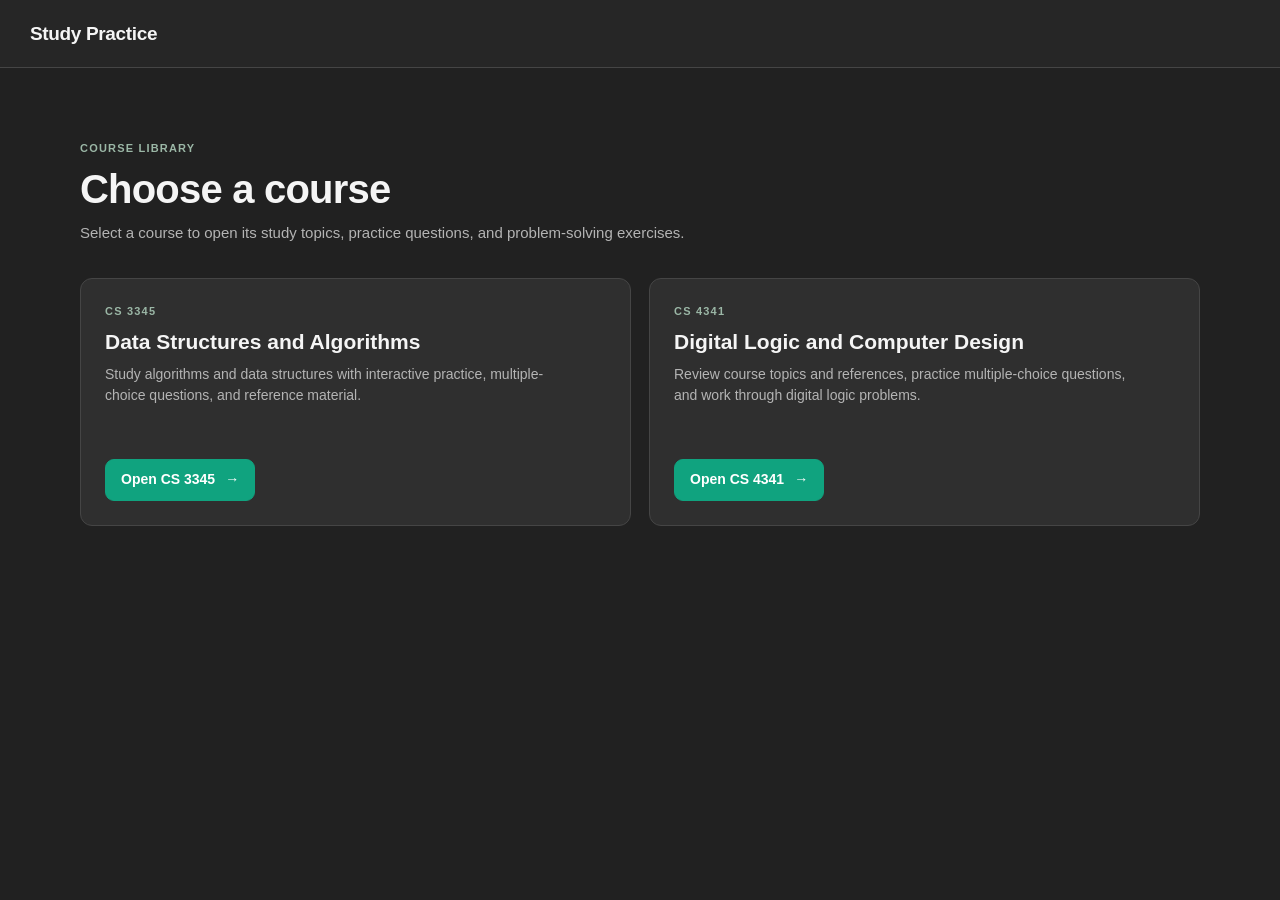
<file: index.html>
<!doctype html>
<html lang="en">
<head>
  <meta charset="utf-8">
  <meta name="viewport" content="width=device-width, initial-scale=1">
  <meta http-equiv="refresh" content="0; url=study-practice/index.html">
  <title>Study Practice</title>
</head>
<body>
  <p><a href="study-practice/index.html">Open the course selector</a></p>
</body>
</html>
</file>
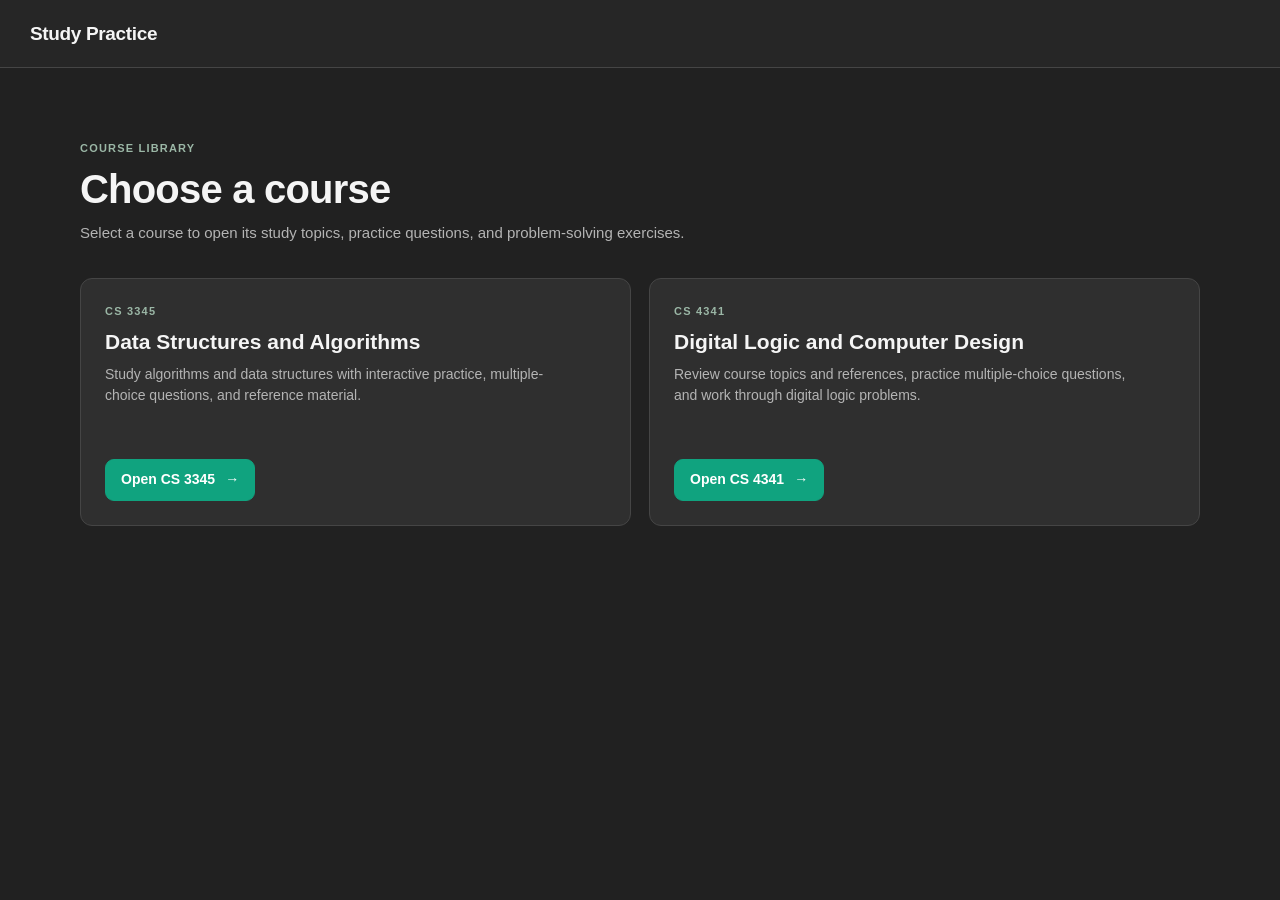
<file: study-practice/index.html>
<!doctype html>
<html lang="en">
<head>
  <meta charset="utf-8">
  <meta name="viewport" content="width=device-width, initial-scale=1">
  <meta name="theme-color" content="#212121">
  <meta name="description" content="Choose a course to study with practice questions, problem solving, and references.">
  <title>Study Practice</title>
  <link rel="stylesheet" href="shared/styles.css">
</head>
<body>
  <header class="site-header">
    <a class="site-brand" href="./" aria-label="Study Practice home">Study Practice</a>
  </header>
  <main class="home-main">
    <p class="eyebrow">COURSE LIBRARY</p>
    <h1>Choose a course</h1>
    <p class="home-intro">Select a course to open its study topics, practice questions, and problem-solving exercises.</p>
    <section class="course-grid" aria-label="Available courses">
      <article class="course-card">
        <div>
          <p class="course-code">CS 3345</p>
          <h2>Data Structures and Algorithms</h2>
          <p class="course-description">Study algorithms and data structures with interactive practice, multiple-choice questions, and reference material.</p>
        </div>
        <a class="button button-primary" href="courses/cs3345/index.html">Open CS 3345 <span aria-hidden="true">→</span></a>
      </article>
      <article class="course-card">
        <div>
          <p class="course-code">CS 4341</p>
          <h2>Digital Logic and Computer Design</h2>
          <p class="course-description">Review course topics and references, practice multiple-choice questions, and work through digital logic problems.</p>
        </div>
        <a class="button button-primary" href="courses/cs4341/index.html">Open CS 4341 <span aria-hidden="true">→</span></a>
      </article>
    </section>
  </main>
</body>
</html>
</file>
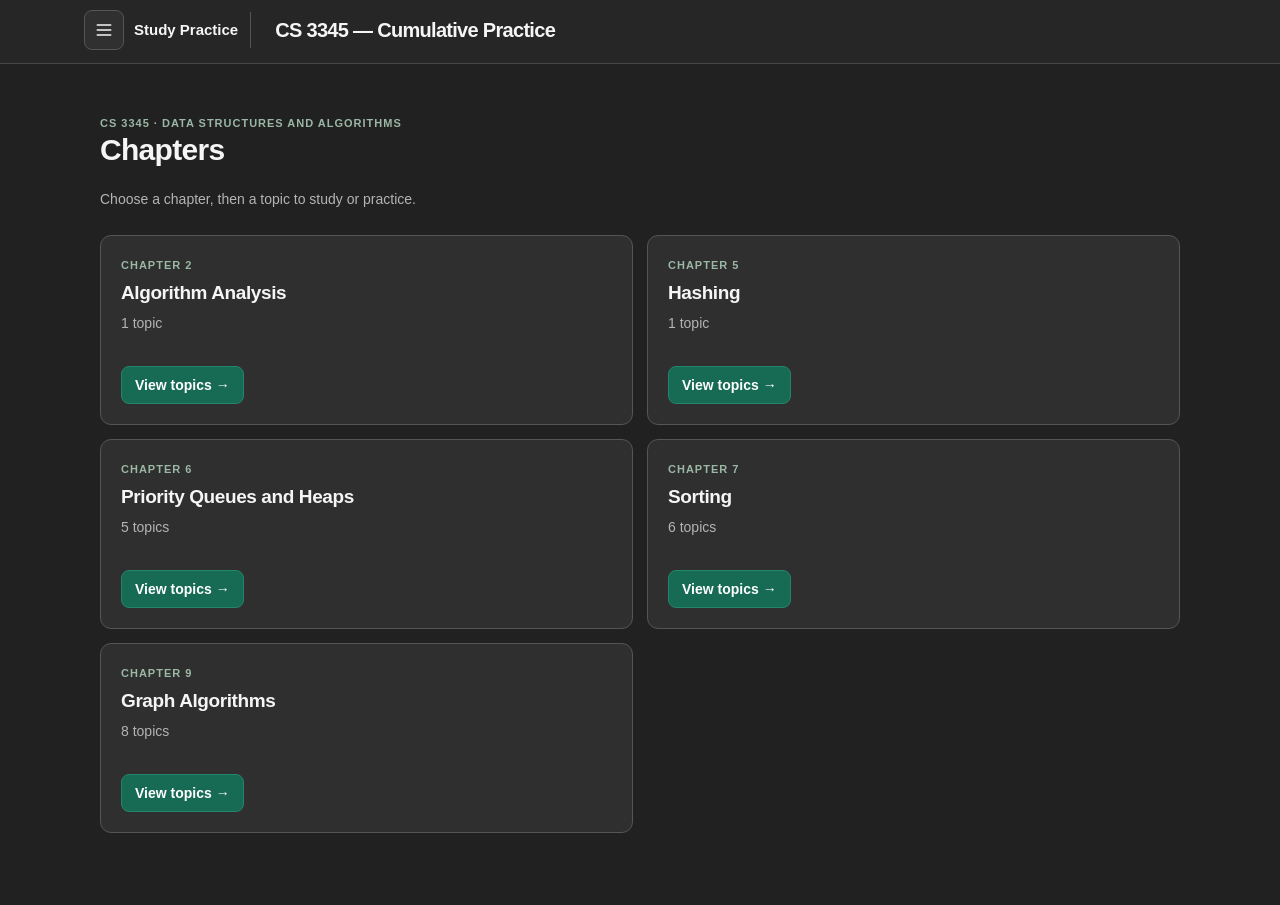
<file: study-practice/courses/cs3345/index.html>
<!doctype html>
<html lang="en">
<head>
<meta charset="UTF-8">
<meta name="viewport" content="width=device-width,initial-scale=1">
<title>CS 3345 — Cumulative Practice</title>
<link rel="stylesheet" href="course.css">




























</head>
<body class="sp-course">
<header id="siteHeader"><div class="header"><div class="header-start"><button id="globalNavToggle" class="global-nav-toggle" type="button" aria-label="Open navigation menu" aria-controls="globalNavShell" aria-expanded="false" title="Open navigation menu"><svg viewBox="0 0 24 24" aria-hidden="true"><path d="M4 6h16M4 12h16M4 18h16"/></svg></button><button class="brand" type="button" data-section="home" aria-label="CS 3345 — Cumulative Practice — Home">CS 3345 — Cumulative Practice</button></div></div></header>
<div id="globalNavShell" class="global-nav-shell" hidden>
 <button class="global-nav-backdrop" type="button" aria-label="Close navigation menu" tabindex="-1"></button>
 <aside class="global-nav-drawer" role="dialog" aria-modal="true" aria-labelledby="globalNavTitle" tabindex="-1">
  <div class="global-nav-head"><h2 id="globalNavTitle">Navigate</h2><button id="globalNavClose" class="global-nav-close" type="button" aria-label="Close navigation menu" title="Close navigation menu"><svg viewBox="0 0 24 24" aria-hidden="true"><path d="m6 6 12 12M18 6 6 18"/></svg></button></div>
  <nav id="globalNavItems" class="global-nav-items" aria-label="Website sections"></nav>
 </aside>
</div>
<main>
<section id="homeSection">

<nav class="topic-list" aria-label="Practice topics">
<button type="button" class="topic-row" data-section="binary"><span class="topic-name">Binary Heaps</span><span class="topic-pages">pp. 225–232, 234–237</span></button>
<button type="button" class="topic-row" data-section="dheaps"><span class="topic-name">d-Heaps</span><span class="topic-pages">pp. 240–241</span></button>
<button type="button" class="topic-row" data-section="heaps"><span class="topic-name">Leftist Heaps</span><span class="topic-pages">pp. 241–245</span></button>
<button type="button" class="topic-row" data-section="binomial"><span class="topic-name">Binomial Trees &amp; Binomial Queues</span><span class="topic-pages">p. 252, pp. 253–259, p. 261</span></button>
<button type="button" class="topic-row" data-section="insertion"><span class="topic-name">Insertion Sort</span><span class="topic-pages">p. 272</span></button>
<button type="button" class="topic-row" data-section="merge"><span class="topic-name">Merge Sort</span><span class="topic-pages">pp. 282–284</span></button>
<button type="button" class="topic-row" data-section="heapsort"><span class="topic-name">Heapsort</span><span class="topic-pages">pp. 278–280, p. 282</span></button>
<button type="button" class="topic-row" data-section="quicksort"><span class="topic-name">Quicksort</span><span class="topic-pages">pp. 288–291, p. 294</span></button>
<button type="button" class="topic-row" data-section="bounds"><span class="topic-name">Sorting Lower Bounds</span><span class="topic-pages">pp. 302–304</span></button>
<button type="button" class="topic-row" data-section="external"><span class="topic-name">External Sorting</span><span class="topic-pages">pp. 316–317</span></button>
<button type="button" class="topic-row" data-section="fundamentals"><span class="topic-name">Graph Fundamentals</span><span class="topic-pages">pp. 359–362</span></button>
<button type="button" class="topic-row" data-section="topo"><span class="topic-name">Topological Sort / DAGs</span><span class="topic-pages">pp. 362–364</span></button>
<button type="button" class="topic-row" data-section="dijkstra"><span class="topic-name">Dijkstra's Algorithm</span><span class="topic-pages">pp. 372–377</span></button>
<button type="button" class="topic-row" data-section="shortest"><span class="topic-name">Shortest-Path Algorithms</span><span class="topic-pages">pp. 366–370, p. 372, pp. 380–381</span></button>
<button type="button" class="topic-row" data-section="activity"><span class="topic-name">Activity Graphs</span><span class="topic-pages">pp. 380–384</span></button>
<button type="button" class="topic-row" data-section="pert"><span class="topic-name">PERT</span><span class="topic-pages">pp. 381–384</span></button>
<button type="button" class="topic-row" data-section="flow"><span class="topic-name">Network Flow</span><span class="topic-pages">pp. 386–392</span></button>
<button type="button" class="topic-row" data-section="prim"><span class="topic-name">Prim's Algorithm</span><span class="topic-pages">pp. 393–397</span></button>
</nav>
<section id="javaReferenceHome" aria-labelledby="javaReferenceHomeTitle">
<h2 id="javaReferenceHomeTitle">Java Code Reference</h2>
<button type="button" class="topic-row" data-java-reference="heap-insert"><span class="topic-name">Java Code Reference</span></button>
</section>
<section id="mcPracticeHome" aria-labelledby="mcPracticeHomeTitle">
<h2 id="mcPracticeHomeTitle">Multiple Choice Practice</h2>
<button type="button" class="topic-row" data-section="mcPractice"><span class="topic-name">Multiple Choice Practice</span></button>
</section>
<section id="studyGuideHome" aria-labelledby="studyGuideHomeTitle">
<h2 id="studyGuideHomeTitle">Study Guide</h2>
<button type="button" class="topic-row" data-section="studyGuide"><span class="topic-name">Study Guide</span></button>
</section>
</section>
<section id="heapSection" hidden>
<div class="section-breadcrumb"><button type="button" data-section="home">&larr; Home</button><span>/ Leftist Heaps</span></div>
<div class="lf-heading"><h1>Leftist Heaps</h1><p>pp. 241–245</p></div>
<nav class="lf-tabs" aria-label="Leftist heap exercise"><button type="button" data-category="merge" class="active" aria-pressed="true">Merge</button><button type="button" data-category="insert" aria-pressed="false">Insert</button><button type="button" data-category="delete" aria-pressed="false">Delete Min</button><button type="button" data-category="npl" aria-pressed="false">NPL &amp; Validity</button></nav>
<div class="lf-settings"><label for="difficulty">Difficulty</label><select id="difficulty"><option value="easy">Easy</option><option value="medium" selected>Medium</option><option value="hard">Hard</option></select></div>
<section class="panel lf-question"><h2 id="problemTitle">Question</h2><p id="problemDescription"></p><div id="given"></div></section>
<section class="panel lf-answer"><div class="lf-answer-head"><h2>Your answer</h2><span id="selection"></span></div>
<div id="lfQuestionAnswer" hidden></div>
<div id="lfProcedure"><p class="lf-help">Select a subtree, then an L/R position; or drag it there. Replacing a child leaves that subtree on the board.</p>
<div class="lf-context"><button type="button" id="swap" hidden>Swap Children</button><button type="button" id="detach" hidden>Detach Subtree</button><button type="button" id="rootTarget" hidden>Make Root</button><button type="button" id="remove" hidden>Separate Node</button><button type="button" id="lfNext" hidden></button></div></div>
<label class="lf-npl-toggle" for="showNpl"><input type="checkbox" id="showNpl"> Show NPL</label>
<div id="canvas" class="lf-viewport" aria-label="Leftist heap workspace"></div>
<div class="lf-actions"><button type="button" id="check" class="primary">Check Answer</button><button type="button" id="newProblem" class="accent">New Problem</button><button type="button" id="undo" title="Undo (Ctrl+Z)">Undo</button><button type="button" id="redo" title="Redo (Ctrl+Y / Ctrl+Shift+Z)">Redo</button><button type="button" id="reset">Reset</button><button type="button" id="reveal">Show Solution</button></div>
<div id="feedback" class="feedback" role="status" aria-live="polite"></div>
<section id="solution" hidden><h3>Worked solution</h3><div id="solutionTree"></div><ol id="steps"></ol></section>
</section>
<details class="rules lf-rules"><summary>Rules &amp; editing</summary><ul><li>Min-heap: each parent is no greater than its children. A leftist heap need not be complete or balanced.</li><li>NPL(null) = −1; NPL(node) = 1 + min(NPL(left), NPL(right)). Zero or one child gives NPL = 0.</li><li>Leftist property: NPL(left) ≥ NPL(right).</li><li>Merge retains the smaller root, recursively merges its right subtree with the other heap, then swaps children only if the left NPL is smaller. Equal NPLs keep their order.</li><li>Insert merges a singleton; DeleteMin merges the removed root’s two subtrees.</li><li>Selecting a node moves its entire subtree. L/R positions accept it; an occupied position releases its previous subtree. Make Root detaches the selected subtree without attaching other components automatically. Separate Node releases its children. Escape clears selection.</li><li>Generated keys are distinct. For equal keys, the first heap argument retains the root; equal NPLs never cause a swap.</li></ul></details>
</section>
<section id="binomialSection" hidden>
<div class="section-breadcrumb"><button type="button" data-section="home">&larr; Home</button><span>/ Binomial Trees &amp; Binomial Queues</span></div>
<div class="bqc-heading"><h1>Binomial Trees &amp; Binomial Queues</h1><p>p. 252, pp. 253–259, p. 261</p></div>
<nav class="bqc-tabs" aria-label="Binomial queue exercise"><button type="button" data-bq-mode="merge" class="active" aria-pressed="true">Merge</button><button type="button" data-bq-mode="insert" aria-pressed="false">Insert</button><button type="button" data-bq-mode="delete" aria-pressed="false">Delete Min</button><button type="button" data-bq-mode="properties" aria-pressed="false">Tree Properties</button></nav>
<div class="bqc-settings"><label for="bqDifficulty">Difficulty</label><select id="bqDifficulty"><option value="easy">Easy</option><option value="medium" selected>Medium</option><option value="hard">Hard</option></select></div>
<section class="panel bqc-question"><h2>Question</h2><p id="bqDescription"></p><div id="bqGiven"></div></section>
<section class="panel bqc-answer"><div class="bqc-answer-head"><h2>Your answer</h2></div>
<div id="bqPropertyAnswer" hidden></div>
<div id="bqProcedure"><p class="bqc-help">Select or drag the tree you believe should become a child, then attach it to your chosen parent root with the target beside it. Links must join equal-order trees and preserve min-heap order. Click Place All Trees when the forest is complete.</p><p id="bqSelection" aria-live="polite"></p>
<div class="bqc-board" id="bqBoard"><div class="bqc-carry-heading">Unplaced trees &amp; carries</div><div id="bqLoose" class="bqc-carries"></div><div class="bqc-context"><button type="button" id="bqClearSelection" hidden>Deselect</button><button type="button" id="bqAdd" hidden></button><button type="button" id="bqDelete" hidden>Remove Selected Root</button></div><div class="bqc-carry-heading bqc-destination-heading">Final destination slots</div><div id="bqSlots" class="bqc-slots" aria-label="Final queue order slots"></div><button type="button" id="bqPlaceAll" class="bqc-place-all">Place All Trees</button></div></div>
<div id="bqPropertyGraph"></div>
<div class="bqc-actions"><button type="button" id="bqCheck" class="primary">Check Answer</button><button type="button" id="bqNew" class="accent">New Problem</button><button type="button" id="bqUndo" title="Ctrl+Z">Undo</button><button type="button" id="bqRedo" title="Ctrl+Y / Ctrl+Shift+Z">Redo</button><button type="button" id="bqReset">Reset</button><button type="button" id="bqReveal">Show Solution</button></div>
<div id="bqFeedback" class="feedback" role="status" aria-live="polite"></div>
<section id="bqSolution" hidden><h3>Worked solution</h3><div id="bqSolutionForest" class="bqc-forest"></div><ol id="bqSteps"></ol></section>
</section>
<details class="rules bqc-rules"><summary>Rules</summary><ul><li>B₀ is a singleton. Bₖ contains 2^k nodes; its root’s children have orders k−1 through 0, in decreasing order.</li><li>Only equal-order trees may be linked. Keep the smaller root as parent; the other tree becomes its first child, producing a carry of the next order.</li><li>A completed queue contains at most one tree of each order. With three trees at an order, keep any one and link the other two. Any valid carry choice is accepted.</li><li>Insert merges a singleton. DeleteMin removes the smallest root and merges its released child trees with the remaining queue.</li><li>Merge, DeleteMin, scanning roots for FindMin, and worst-case Insert take O(log N). Insert takes O(1) average time; FindMin takes O(1) when a minimum is maintained separately.</li><li>Generated keys are distinct. Select a tree to use as the child and attach it beneath an equal-order parent root. The smaller root must remain parent. Use Undo or Redo to review links and placement; Escape clears selection.</li><li>Use Place All Trees only when the current forest is complete. For sequential insertion, place each queue before introducing the next key; all stages are graded together.</li></ul></details>
</section>
<section id="binarySection" class="ah-practice" hidden>
<div class="section-breadcrumb"><button type="button" data-section="home">&larr; Home</button><span>/ Binary Heaps</span></div>
<div class="ah-heading"><h1>Binary Heaps</h1><p>pp. 225–232, 234–237</p></div>
<nav class="ah-tabs" aria-label="Binary Heaps exercise"><button type="button" data-bh-mode="finalArray" aria-pressed="true" class="active">BuildHeap</button><button type="button" data-bh-mode="insert" aria-pressed="false">Insert</button><button type="button" data-bh-mode="delete" aria-pressed="false">Delete Min</button></nav>
<div class="ah-settings"><label>Difficulty <select id="bhDifficulty"><option value="easy">Easy</option><option value="medium" selected>Medium</option><option value="hard">Hard</option></select></label></div>
<section class="panel ah-question"><h2>Question</h2><p id="bhQuestion"></p><div id="bhGiven"></div></section>
<section class="panel ah-answer"><h2>Your answer</h2><div class="ah-editor-layout"><div><div id="bhAnswers" class="ah-answers"></div>
<div class="ah-views"><label id="bhShowTreeLabel"><input type="checkbox" id="bhShowTree"> Show Tree</label></div>
<div id="bhManual" class="ah-manual"><div class="ah-tools"><button type="button" id="bhRemove">Remove</button><span id="bhSelection"></span></div><div id="bhPending" class="ah-cell ah-pending-tile" role="button" tabindex="0" aria-label="Provided insertion value" hidden></div><p>Click or drag two array positions to swap values. To move a value into a vacancy, select the empty position and an occupied position.</p><div id="bhWorkArray"></div></div></div><div id="bhTree" hidden></div></div>
<div class="ah-actions"><button type="button" class="primary" id="bhCheck">Check Answer</button><button type="button" class="accent" id="bhNew">New Problem</button><button type="button" id="bhUndo">Undo</button><button type="button" id="bhRedo">Redo</button><button type="button" id="bhReset">Reset</button><button type="button" id="bhReveal">Show Solution</button></div>
<div id="bhFeedback" class="feedback ah-feedback" role="status" aria-live="polite"></div><section id="bhSolution" class="ah-solution" hidden><h3>Worked solution</h3><div id="bhSolutionBody"></div></section></section>
<details class="rules ah-rules"><summary>Rules</summary><p>Use 1-based heap indices. Parent(i) = floor((i − 2)/d) + 1 for i &gt; 1; the root has no parent. Children run from d(i − 1) + 2 through d(i − 1) + d + 1, restricted to occupied positions ≤ n. Binary heaps use d = 2. A min-heap is complete and each parent is no greater than its children. Ties choose the lowest-index child; equal values do not swap. For Insert, Delete Min, and Build Heap, edit the array directly and match the specified algorithm result.</p></details>
</section>
<section id="dheapSection" class="ah-practice" hidden>
<div class="section-breadcrumb"><button type="button" data-section="home">&larr; Home</button><span>/ d-Heaps</span></div>
<div class="ah-heading"><h1>d-Heaps</h1><p>pp. 240–241</p></div>
<nav class="ah-tabs" aria-label="d-Heaps exercise"><button type="button" data-dh-mode="parent" aria-pressed="true" class="active">Parent Index</button><button type="button" data-dh-mode="children" aria-pressed="false">Child Indices</button><button type="button" data-dh-mode="insert" aria-pressed="false">Insert</button><button type="button" data-dh-mode="delete" aria-pressed="false">Delete Min</button><button type="button" data-dh-mode="build" aria-pressed="false">Build Heap</button></nav>
<div class="ah-settings"><label>Branching factor <select id="dhBranch"><option value="3">d = 3</option><option value="4">d = 4</option><option value="5">d = 5</option><option value="6">d = 6</option><option value="random">Random (3–6)</option></select></label><span id="dhBranchValue"></span><label>Difficulty <select id="dhDifficulty"><option value="easy">Easy</option><option value="medium" selected>Medium</option><option value="hard">Hard</option></select></label></div>
<section class="panel ah-question"><h2>Question</h2><p id="dhQuestion"></p><div id="dhGiven"></div></section>
<section class="panel ah-answer"><h2>Your answer</h2><div class="ah-editor-layout"><div><div id="dhAnswers" class="ah-answers"></div>
<div class="ah-views"><label id="dhShowTreeLabel"><input type="checkbox" id="dhShowTree"> Show Tree</label></div>
<div id="dhManual" class="ah-manual"><div class="ah-tools"><button type="button" id="dhRemove">Remove</button><span id="dhSelection"></span></div><div id="dhPending" class="ah-cell ah-pending-tile" role="button" tabindex="0" aria-label="Provided insertion value" hidden></div><p>Click or drag two array positions to swap values or move a value into a vacancy.</p><div id="dhWorkArray"></div></div></div><div id="dhTree" hidden></div></div>
<div class="ah-actions"><button type="button" class="primary" id="dhCheck">Check Answer</button><button type="button" class="accent" id="dhNew">New Problem</button><button type="button" id="dhUndo">Undo</button><button type="button" id="dhRedo">Redo</button><button type="button" id="dhReset">Reset</button><button type="button" id="dhReveal">Show Solution</button></div>
<div id="dhFeedback" class="feedback ah-feedback" role="status" aria-live="polite"></div><section id="dhSolution" class="ah-solution" hidden><h3>Worked solution</h3><div id="dhSolutionBody"></div></section></section>
<details class="rules ah-rules"><summary>Rules</summary><p>Use 1-based heap indices. Parent(i) = floor((i − 2)/d) + 1 for i &gt; 1; the root has no parent. Children run from d(i − 1) + 2 through d(i − 1) + d + 1, restricted to occupied positions ≤ n. Binary heaps use d = 2. A min-heap is complete and each parent is no greater than its children. Ties choose the lowest-index child; equal values do not swap. Final-array questions grade the specified algorithm’s result, without requiring an editor trace. Use “empty” or [] for an empty final array.</p></details>
</section>
<section id="insertionSection" class="sorting-topic" hidden></section>
<section id="mergeSection" class="sorting-topic" hidden></section>
<section id="heapsortSection" class="sorting-topic" hidden></section>
<section id="quicksortSection" class="sorting-topic" hidden></section>
<section id="primSection" hidden></section>
<section id="topoSection" hidden></section>
<section id="dijkstraSection" hidden></section>
<section id="shortestSection" hidden></section>
<section id="boundsSection" hidden></section>
<section id="externalSection" hidden></section>
<section id="fundamentalsSection" hidden></section>
<section id="activitySection" hidden></section>
<section id="flowSection" hidden></section>
<section id="pertSection" hidden></section>
<section id="javaReferenceSection" hidden></section>
<section id="mcPracticeSection" hidden></section>
<section id="studyGuideSection" hidden></section>

</main>
<div id="dragGhost" class="drag-ghost" aria-hidden="true" hidden></div>
<script src="storage.js"></script>
<script src="exercises.js"></script>






<script src="questions.js"></script>



<link rel="stylesheet" href="course-practice.css">



<!-- Q2-MCQ-DATA-BEGIN -->

<!-- Q2-MCQ-DATA-END -->


<link rel="stylesheet" href="course-mcq.css">
<script src="navigation.js"></script>
<script src="display.js"></script>
<link rel="stylesheet" href="course-repair.css">
<!-- Q2-STUDY-GUIDE-BEGIN -->

<!-- Q2-STUDY-GUIDE-END -->
<script src="study-guide.js"></script>

<link rel="stylesheet" href="course-mobile.css">
<link rel="stylesheet" href="../../shared/components.css"><link rel="stylesheet" href="../../shared/navigation.css">

<script src="route.js"></script>
<script src="chapters.js"></script><script src="../../shared/navigation.js" data-course="cs3345"></script></body>
</html>
</file>
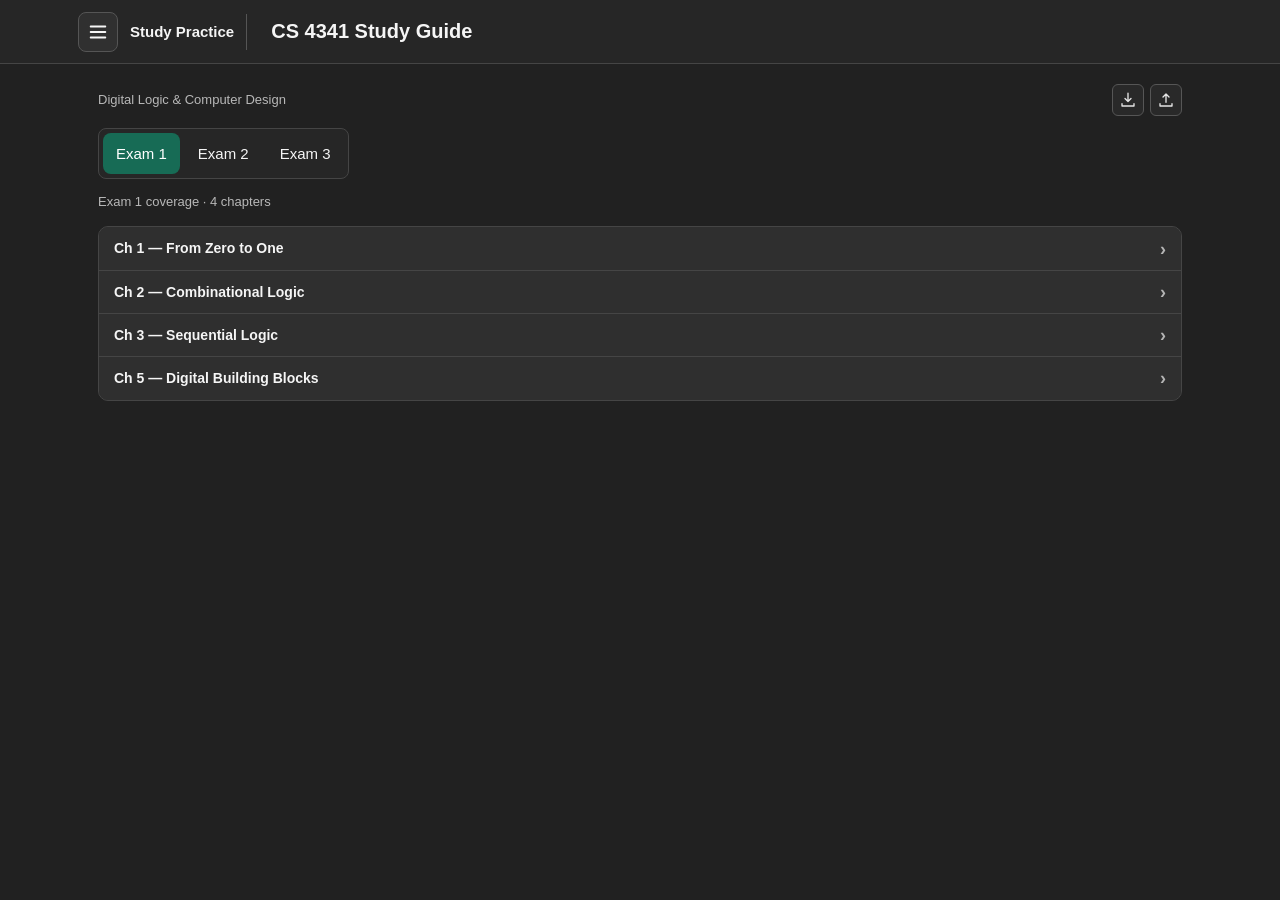
<file: study-practice/courses/cs4341/index.html>
<!doctype html>
<html lang="en"><head><meta charset="utf-8"><meta name="viewport" content="width=device-width,initial-scale=1"><meta name="theme-color" content="#212121"><title>CS 4341 Study Guide</title>
<link rel="stylesheet" href="course.css"></head><body class="sp-course">
<header class="top"><button id="menuButton" class="menu-button" type="button" aria-label="Open chapter navigation" aria-expanded="false" aria-controls="chapterDrawer" title="Open chapter navigation"><svg viewBox="0 0 24 24" aria-hidden="true"><path d="M4 6h16M4 12h16M4 18h16"/></svg></button><button id="brandHome" class="brand-home" type="button">CS 4341 Study Guide</button></header>
<div id="drawerBackdrop" class="drawer-backdrop hidden"></div><aside id="chapterDrawer" class="chapter-drawer hidden" role="dialog" aria-label="Chapter navigation" aria-modal="true"><div class="drawer-head"><strong>Chapters</strong><button id="closeDrawer" type="button" aria-label="Close chapter navigation" title="Close">×</button></div><nav id="drawerLinks"></nav></aside>
<main id="home" class="wrap"><div class="home-title-bar"><p class="muted">Digital Logic &amp; Computer Design</p><div id="homeTransferTools" aria-label="Study data backup"></div></div><div class="seg" id="examFilters" aria-label="Exam filter"></div><p class="muted small" id="coverage"></p><div class="topic-list" id="chapters"></div></main>
<section id="study" class="hidden"><div class="content study-content"><nav class="section-breadcrumb study-breadcrumb" aria-label="Chapter breadcrumb"><button id="backButton" type="button" aria-label="Return to Chapters" title="Return to Chapters"><svg viewBox="0 0 24 24" aria-hidden="true"><path d="M19 12H5m7-7-7 7 7 7"/></svg></button><span id="breadcrumb"></span></nav><h1 id="topicName" class="chapter-heading"></h1><div class="topic-select-row"><label for="topicSelect">Topic</label><select id="topicSelect" aria-label="Choose a topic in this chapter"></select></div><nav class="tabs study-tabs" id="tabs" aria-label="Study mode"></nav><div id="panel"></div></div></section>
<link rel="stylesheet" href="assets/cs4341-shared.css"><link rel="stylesheet" href="assets/template-components.css"><link rel="stylesheet" href="assets/study-refinements.css"><link rel="stylesheet" href="../../shared/components.css"><link rel="stylesheet" href="../../shared/navigation.css"><script src="reference-pages.js"></script><script src="assets/kmap.js"></script><script src="assets/kmap-ui.js"></script><script src="generated/banks.js"></script><script src="app.js"></script><script src="assets/app-overrides.js"></script><script src="assets/navigation.js"></script><script src="bootstrap.js"></script><script src="../../shared/navigation.js" data-course="cs4341"></script></body></html>
</file>
<file: study-practice/shared/styles.css>
:root {
  color-scheme: dark;
  font-family: "Segoe UI", Arial, sans-serif;
  color: #f5f5f5;
  background: #212121;
  --page: #212121;
  --header: #262626;
  --panel: #2f2f2f;
  --panel-raised: #383838;
  --border: #454545;
  --text: #f5f5f5;
  --muted: #b4b4b4;
  --green: #10a37f;
  --green-hover: #0d8c6d;
  --focus: #a4dcc8;
}

* { box-sizing: border-box; }
body { min-width: 320px; min-height: 100vh; margin: 0; background: var(--page); color: var(--text); font: 15px/1.55 "Segoe UI", Arial, sans-serif; }
a { color: inherit; }
.site-header { min-height: 68px; display: flex; align-items: center; padding: 0 30px; background: var(--header); border-bottom: 1px solid var(--border); }
.site-brand { color: var(--text); font-size: 19px; font-weight: 700; letter-spacing: -.35px; text-decoration: none; }
.site-brand:focus-visible, .button:focus-visible { outline: 3px solid var(--focus); outline-offset: 3px; }
.home-main { width: min(100% - 48px, 1120px); margin: 0 auto; padding: 72px 0 64px; }
.eyebrow, .course-code { margin: 0; color: #9bb7a6; font-size: 11px; font-weight: 700; letter-spacing: 1.2px; text-transform: uppercase; }
h1 { margin: 8px 0 8px; font-size: clamp(30px, 5vw, 40px); line-height: 1.2; letter-spacing: -.8px; }
.home-intro { max-width: 650px; margin: 0; color: var(--muted); }
.course-grid { display: grid; grid-template-columns: repeat(2, minmax(0, 1fr)); gap: 18px; margin-top: 34px; }
.course-card { min-height: 248px; display: flex; flex-direction: column; align-items: flex-start; justify-content: space-between; gap: 24px; padding: 24px; border: 1px solid var(--border); border-radius: 12px; background: var(--panel); }
.course-card h2 { margin: 8px 0; font-size: 21px; line-height: 1.3; }
.course-description { max-width: 460px; margin: 0; color: var(--muted); font-size: 14px; }
.button { display: inline-flex; min-height: 42px; align-items: center; justify-content: center; gap: 10px; padding: 9px 15px; border: 1px solid var(--border); border-radius: 9px; background: #303030; color: var(--text); font: inherit; font-size: 14px; font-weight: 650; text-decoration: none; transition: background-color .15s ease, border-color .15s ease; }
.button:hover { background: var(--panel-raised); border-color: #656565; }
.button-primary { border-color: var(--green); background: var(--green); color: #fff; }
.button-primary:hover { border-color: var(--green-hover); background: var(--green-hover); }

@media (max-width: 680px) {
  .site-header { min-height: 60px; padding: 0 20px; }
  .home-main { width: min(100% - 36px, 520px); padding-top: 48px; }
  .course-grid { grid-template-columns: 1fr; gap: 12px; margin-top: 25px; }
  .course-card { min-height: 220px; padding: 20px; }
}
</file>
<file: study-practice/courses/cs3345/course.css>
:root{font-family:Segoe UI,Arial,sans-serif;color:#A8B7AC;background:#2F2F2F;--green:#10A37F;--lime:#293A34;--muted:#454545}*{box-sizing:border-box}body{margin:0}button,select{font:inherit;cursor:pointer}button{border:1px solid #2F2F2F;border-radius:9px;background:#2F2F2F;color:#A8B7AC;padding:10px 14px;font-size:13px;font-weight:600}button:hover{background:#2F2F2F}button:disabled{opacity:.4;cursor:default}button:focus-visible,select:focus-visible{outline:3px solid #45564C;outline-offset:3px}.primary{background:var(--green);color:white;border-color:var(--green)}.primary:hover{background:#0D8C6D}.accent{background:var(--lime)}header{background:#2F2F2F;border-bottom:1px solid #2F2F2F}.header{max-width:1440px;margin:auto;padding:22px 30px;display:flex;align-items:center;justify-content:space-between}.brand{font-size:20px;font-weight:750;letter-spacing:-.7px}.eyebrow{font-size:10px;letter-spacing:1.8px;color:var(--muted)}main{max-width:1440px;margin:auto;padding:30px}.intro{display:flex;align-items:center;justify-content:space-between;gap:20px}h1{font-size:36px;letter-spacing:-1.4px;margin:8px 0 10px;font-weight:650}p{font-size:14px;line-height:1.65;color:var(--muted);margin:0}.score{background:#2F2F2F;border:1px solid #2F2F2F;border-radius:12px;padding:14px 20px;display:flex;align-items:center;gap:14px}.score strong{font-size:28px;color:var(--green)}.score span{font-size:12px;max-width:80px;color:var(--muted)}nav{display:flex;gap:6px;background:#2F2F2F;padding:5px;border-radius:12px;width:fit-content;margin:26px 0}nav button{min-width:145px;background:transparent;border:0;text-align:left}nav button.active{background:#2F2F2F;box-shadow:0 2px 5px #10201A12}nav small{margin-right:14px;opacity:.5;font-family:monospace}.workspace{display:grid;grid-template-columns:minmax(280px,350px) minmax(0,1fr);gap:24px;align-items:start}.panel{background:#2F2F2F;border:1px solid #2F2F2F;border-radius:15px;overflow:hidden}.panel-head{padding:23px;border-bottom:1px solid #2F2F2F}h2{font-size:19px;letter-spacing:-.4px;margin:8px 0 9px}.control-row{display:flex;justify-content:space-between;align-items:center;margin-top:18px}.control-row label{font-size:12px;color:var(--muted)}select{border:1px solid #2F2F2F;background:#2F2F2F;padding:8px;border-radius:7px;font-size:12px}#given{padding:16px}.reference{background:#2F2F2F;border:1px solid #2F2F2F;border-radius:10px;padding:13px 5px 3px;margin-bottom:12px}.reference:last-child{margin-bottom:0}.reference .eyebrow{padding-left:10px}.editor-head{padding:23px}.title-row{display:flex;align-items:center;justify-content:space-between;gap:12px}.title-row h2{margin:0}.pill{font-size:10px;letter-spacing:.6px;color:#45564C;background:#2F2F2F;border:1px solid #293A34;border-radius:20px;padding:5px 9px}.instructions{margin-top:10px;font-size:13px}.toolbar{display:flex;align-items:center;gap:7px;flex-wrap:wrap;background:#2F2F2F;border-top:1px solid #2F2F2F;border-bottom:1px solid #2F2F2F;padding:12px 20px}.toolbar button{font-size:11px;padding:7px 10px}.rank-toggle{margin-left:auto;display:flex;align-items:center;gap:5px;font-size:12px;color:var(--muted)}.board{padding:17px 8px 8px;min-height:300px;background-color:#2F2F2F;background-image:radial-gradient(#2F2F2F .8px,transparent .8px);background-size:18px 18px}.board-meta{padding:0 14px 12px;display:flex;justify-content:space-between;gap:15px;font-size:11px;color:var(--muted)}.tree-scroll{width:100%;overflow:auto;display:flex;align-items:flex-start}.tree{position:relative;flex-shrink:0;margin:0 auto}.tree svg{position:absolute;inset:0;pointer-events:none}.node{position:absolute;transform:translate(-50%,-50%);width:42px;height:42px;border-radius:50%;padding:0;display:grid;place-items:center;background:#2F2F2F;border:2px solid #45564C;color:#A8B7AC;font:600 15px Consolas,monospace}.rank{position:absolute;right:-7px;bottom:-5px;width:18px;height:18px;display:grid;place-items:center;font-size:10px;border-radius:5px;background:#2F2F2F;border:1px solid #293A34;color:#45564C}.slot{width:31px;height:31px;border:1.5px dashed #454545;background:#2F2F2F;color:#45564C;font:20px Arial}.slot:hover,.slot.over{background:var(--lime);border-color:#45564C}.selected{background:var(--green)!important;color:white!important;border-color:var(--green)!important;box-shadow:0 0 0 4px #293A34}.tray-area{padding:19px 23px;border-top:1px solid #2F2F2F}.tray-heading{display:flex;justify-content:space-between;align-items:center;gap:12px;margin-bottom:14px}.tray-heading span{font-size:11px;color:var(--muted)}#tray{display:flex;align-items:center;gap:13px;flex-wrap:wrap;min-height:45px}.tray-node{position:relative;width:44px;height:44px;padding:0;border-radius:50%;border:2px solid #45564C;background:#2F2F2F;font:600 15px Consolas,monospace}.tray-node small{position:absolute;bottom:-7px;right:-8px;padding:2px 3px;background:#2F2F2F;color:#45564C;border:1px solid #293A34;border-radius:5px;font-size:9px}.actions{padding:20px 23px;display:flex;gap:9px;flex-wrap:wrap}#newProblem{margin-left:auto}.feedback{margin:0 23px 22px;padding:13px 15px;border-radius:9px;font-size:12px;line-height:1.7;color:#45564C;background:#2F2F2F;border:1px solid #2F2F2F}.feedback.error{background:#2F2F2F;border-color:#393426;color:#D98578}.feedback.success{background:#2F2F2F;border-color:#293A34;color:#A8B7AC}.rules{margin-top:20px;padding:20px 22px;border-radius:12px;background:#2F2F2F;border:1px solid #2F2F2F}.rules summary{font-size:13px;font-weight:650;cursor:pointer}.rules ul{padding-left:18px;margin:12px 0 0;font-size:12px;line-height:1.9;color:#45564C}.rules p{font-size:12px;margin-top:12px}.muted{font-size:12px;color:var(--muted)}#solution{padding:23px;margin-top:24px}#solution ol{padding-left:22px;font-size:13px;color:#45564C;line-height:1.9}#solution li{margin-bottom:7px}footer{margin-top:24px;display:flex;justify-content:space-between;gap:15px;flex-wrap:wrap;font-size:11px;color:#454545}[hidden]{display:none!important}
@media(max-width:1000px){main{padding:24px 18px}.workspace{grid-template-columns:280px minmax(0,1fr)}.toolbar{padding:12px}.actions{padding:16px}#newProblem{margin-left:0}}@media(max-width:740px){.workspace{grid-template-columns:1fr}h1{font-size:28px}.header{padding:20px}.intro{align-items:flex-start}.score{padding:10px}.score strong{font-size:23px}nav{width:100%}nav button{min-width:0;flex:1;padding:10px;font-size:12px}nav small{margin-right:6px}#given{display:flex;gap:10px;flex-wrap:wrap}.reference{flex:1;min-width:180px;margin:0}.tray-heading{align-items:flex-start;flex-direction:column}.board{min-height:260px}.pill{display:none}}
/* Keep every heap inside its panel, including after window resizing. */
.workspace>*,aside,.reference,#canvas,#solutionTree{min-width:0}
.tree-scroll{position:relative;display:block;overflow:hidden;width:100%;min-width:0}
.tree{position:absolute;left:50%;margin:0;transform-origin:top center}
nav{flex-wrap:wrap;max-width:100%}
.sequence{display:flex;gap:7px;flex-wrap:wrap;margin:12px 0 16px;align-items:center}
.sequence-node{display:grid;place-items:center;width:34px;height:34px;border:1px solid #2F2F2F;border-radius:8px;background:#2F2F2F;color:#45564C;font:600 13px Consolas,monospace}
.sequence-node.current{background:var(--green);color:white;border-color:var(--green);box-shadow:0 0 0 3px #293A34}
.sequence-node.done{background:#2F2F2F;color:#A8B7AC}
.root-controls{display:flex;gap:8px;align-items:center;flex-wrap:wrap;padding:0 14px 14px}
.root-controls button{font-size:12px;padding:8px 12px}
.root-target{border-style:dashed;background:#2F2F2F}
.root-target.over{background:var(--lime);border-color:var(--green)}
.root-controls span{font-size:11px;color:var(--muted)}
#buildProgress{padding:12px 23px;background:#2F2F2F;border-top:1px solid #2F2F2F;display:flex;align-items:center;justify-content:space-between;gap:12px;flex-wrap:wrap}
#buildProgress span{font-size:12px;color:#45564C}
@media(max-width:740px){nav button{flex:1 1 40%}.reference{min-width:0;flex:1 1 100%}.board-meta{flex-wrap:wrap}}
/* A shared forest workspace, inspired by leftist_heap_lab.html. */
.workspace{grid-template-columns:minmax(0,1fr)}
.workspace>aside{display:grid;grid-template-columns:minmax(0,1fr) 300px;gap:20px;align-items:start}
.rules{margin-top:0}
#given{display:flex;gap:14px;align-items:start;flex-wrap:wrap}
.reference{flex:1 1 220px;min-width:0;margin:0}
#given>.sequence,#given>.eyebrow{flex:1 1 100%}
.forest-canvas .node{width:48px;height:48px;touch-action:none;user-select:none;font-size:16px;cursor:grab;z-index:2}
.forest-canvas .node:active{cursor:grabbing}
.attach-slot{position:absolute;transform:translate(-50%,-50%);width:30px;height:30px;border:1.5px dashed #45564C;border-radius:50%;padding:0;background:#2F2F2F;color:#A8B7AC;display:grid;place-items:center;font-size:11px;z-index:3;touch-action:none}
.attach-slot.occupied{background:#393426;border-color:#665A3D;color:#D0B66C}
.attach-slot:hover,.attach-slot.drag-target,.root-target.drag-target{background:var(--green);color:#2F2F2F;border-style:solid;box-shadow:0 0 0 4px #293A34}
.component-label{position:absolute;transform:translateX(-50%);font-size:10px;letter-spacing:.7px;color:#45564C;white-space:nowrap;text-transform:uppercase;pointer-events:none}
.drag-ghost{position:fixed;pointer-events:none;z-index:10000;padding:11px 16px;border-radius:24px;background:var(--green);color:#2F2F2F;box-shadow:0 8px 24px #07130F40;font-size:14px;font-weight:650;transform:translate(14px,14px)}
.tray-area{padding:12px 23px}.tray-heading{margin-bottom:5px}#tray{min-height:20px;font-size:12px;color:var(--muted)}
.root-controls{padding-bottom:9px}.board{min-height:260px}
@media(max-width:900px){.workspace>aside{grid-template-columns:minmax(0,1fr)}.rules{padding:15px 20px}.rules ul{display:flex;flex-wrap:wrap;gap:0 25px}.rules li{flex:1 1 220px}}
.header{gap:20px;flex-wrap:wrap}.header .brand{margin-right:auto}
.section-breadcrumb{margin-bottom:20px;display:flex;align-items:center;gap:10px;color:var(--muted);font-size:12px}.section-breadcrumb button{padding:7px 11px}
.bq-intro,.bq-mode-nav{margin-bottom:22px}.bq-top{display:grid;grid-template-columns:minmax(0,1fr) 310px;gap:22px;margin-bottom:22px;align-items:start}
.bq-task{padding:23px}.bq-settings{display:flex;align-items:center;gap:10px;flex-wrap:wrap;margin-top:16px}.bq-settings label{font-size:12px;color:var(--muted)}
.bq-reference-row{display:flex;gap:12px;flex-wrap:wrap;margin-top:18px}.bq-reference{min-width:0;flex:1 1 200px;background:#2F2F2F;border:1px solid #2F2F2F;border-radius:10px;padding:13px}
.bq-mini-forest{display:grid;grid-template-columns:repeat(auto-fit,minmax(120px,1fr));gap:8px;margin-top:12px}.bq-mini-tree{min-width:0;background:#2F2F2F;border-radius:8px;padding:7px}.bq-mini-tree>span{font-size:10px;color:var(--muted)}
.bq-rules{margin:0}.bq-panel-head{padding:22px;border-bottom:1px solid #2F2F2F}.bq-panel-head p{font-size:13px;margin-top:10px}.bq-selection{background:#2F2F2F;padding:14px 22px;display:flex;align-items:center;gap:8px;flex-wrap:wrap;border-bottom:1px solid #2F2F2F;position:sticky;top:0;z-index:5}
#bqSelection{font-size:12px;color:#A8B7AC;margin-right:auto}.bq-selection button{font-size:12px}.bq-orders{display:grid;grid-template-columns:repeat(auto-fit,minmax(min(100%,210px),1fr));gap:12px;padding:20px;background:#2F2F2F;align-items:start}
.bq-order{border:1.5px solid #2F2F2F;border-radius:12px;overflow:hidden;min-width:0;background:#2F2F2F;min-height:145px}.bq-order.drop-over{outline:3px solid #293A34;background:#2F2F2F}.bq-order-head{display:flex;justify-content:space-between;align-items:center;background:#2F2F2F;padding:11px 13px;font-size:13px;font-weight:700}.bq-order-head small{font-size:10px;font-weight:400;color:var(--muted)}
.bq-place{border:1px dashed #45564C;background:#2F2F2F;margin:10px;width:calc(100% - 20px);font-size:11px;padding:9px 6px}.bq-empty{padding:13px;text-align:center;font-size:11px;color:#45564C}
.bq-workbench{border-top:1px solid #2F2F2F;padding:20px}.bq-workbench h3{font-size:14px;margin:0 0 8px}.bq-workbench>p{font-size:12px;margin-bottom:14px}.bq-loose-grid{display:grid;grid-template-columns:repeat(auto-fit,minmax(min(100%,220px),1fr));gap:12px;align-items:start}
.bq-tree-card{min-width:0;border:1.5px solid #2F2F2F;border-radius:12px;background:#2F2F2F;overflow:hidden}.bq-tree-card.picked{border-color:var(--green);box-shadow:0 0 0 2px #293A34}.bq-tree-head{display:flex;align-items:center;justify-content:space-between;gap:8px;padding:10px 12px;background:#2F2F2F}.bq-tree-head button{font-size:11px;padding:6px 9px}.bq-tree-title{font-size:12px;font-weight:650}.bq-origin{padding:8px 12px 0;font-size:10px;color:var(--muted)}
.bq-tree-viewport .node{width:38px;height:38px;font-size:13px}.bq-tree-viewport button.node{cursor:grab;touch-action:none}.bq-tree-viewport .bq-root.selected{background:var(--green);color:#2F2F2F}.bq-node-order{position:absolute;bottom:-14px;background:#2F2F2F;border:1px solid #2F2F2F;border-radius:4px;padding:1px 4px;font-size:9px;color:#45564C}
.bq-action-row{padding:18px 22px;border-top:1px solid #2F2F2F;display:flex;align-items:center;gap:8px;flex-wrap:wrap}.bq-action-row button{font-size:12px}#bqNew{margin-left:auto}.bq-feedback{margin:0 22px 22px}.bq-solution{padding:22px;border-top:1px solid #2F2F2F;background:#2F2F2F}.bq-solution h3{margin-top:0}.bq-solution ol{font-size:12px;color:#45564C;line-height:1.8;padding-left:21px}.bq-sequence-row{display:flex;flex-wrap:wrap;gap:8px;margin-top:15px}.bq-sequence-item{display:flex;align-items:center;gap:6px}.bq-sequence-item .sequence-node.done{background:#293A34;color:#45564C}.bq-sequence-item .sequence-node.current{background:var(--green);color:#2F2F2F}
.bq-sequence-caption{font-size:11px;margin-top:10px;color:var(--muted)}.bq-help{font-size:12px;color:var(--muted);line-height:1.7}.bq-stats{font-size:11px;color:var(--muted);padding:15px 3px}.bq-reference-note{font-size:11px;margin-top:10px;color:var(--muted)}
@media(max-width:800px){.bq-top{grid-template-columns:1fr}.bq-rules ul{display:block}.bq-orders{padding:12px;grid-template-columns:repeat(auto-fit,minmax(min(100%,180px),1fr))}.bq-selection{position:static}.bq-task{padding:18px}#bqNew{margin-left:0}}
.bq-root.drop-over{outline:4px solid #293A34;outline-offset:3px}
@media(min-width:900px){.bq-orders>.bq-order.wide,.bq-loose-grid>.bq-tree-card.wide{grid-column:span 2}}

/* Compact graph exercises; all selectors are page-scoped. */
:is(#topoSection,#dijkstraSection,#shortestSection,#activitySection,#pertSection,#flowSection,#primSection).compact-quiz{max-width:1080px;margin:0 auto;padding:18px 22px 28px}
.ge-layout{display:grid;grid-template-columns:minmax(300px,1.12fr) minmax(260px,1fr);align-items:start;gap:18px}.ge-layout .fg-diagram{max-height:420px}.ge-layout .fg-diagram svg{max-width:none}.ge-answers{min-width:0}.ge-table .nl-table{font-size:12px}.ge-table th,.ge-table td{padding:5px 6px}.ge-table input[type=text]{width:60px;min-width:0;padding:5px}.ge-table select{max-width:70px;padding:4px}.ge-distance{display:flex;align-items:center;gap:5px}.ge-distance label{font-size:11px;display:flex;align-items:center;gap:2px;white-space:nowrap}.ge-distance input[type=checkbox]{margin:0}.ge-answers .cq-field input{max-width:100%;width:260px}.ge-output{font-size:13px;margin:7px 0;overflow-wrap:anywhere}.ge-history{display:flex;gap:4px;flex-wrap:wrap}.ge-context{padding:9px;border:1px solid #2F2F2F;border-radius:8px;margin:7px 0}.ge-context input{max-width:110px}.ge-edge-list{display:flex;flex-wrap:wrap;gap:5px;max-height:120px;overflow:auto}.ge-edge-list button{font-size:12px;padding:5px 8px}.ge-stage[aria-pressed=true],.ge-edge-list [aria-pressed=true]{background:#293A34}.compact-quiz .nl-task h2:empty,.compact-quiz .feedback:empty{display:none}.ge-answers p{margin:6px 0}.ge-stages{display:flex;gap:4px;flex-wrap:wrap;margin:7px 0}.ge-answers .nl-table-wrap{max-height:420px;overflow:auto}
@media(max-width:760px){.ge-layout{grid-template-columns:minmax(0,1fr)}:is(#topoSection,#dijkstraSection,#shortestSection,#activitySection,#pertSection,#flowSection,#primSection).compact-quiz{padding:12px}.ge-layout .fg-diagram{max-height:330px}.ge-distance{gap:3px}.ge-table td,.ge-table th{padding:4px}.ge-answers{overflow-x:auto}}


#pertSection.compact-quiz .cq-pert-graph{max-height:430px;min-width:0;overflow:auto;background:#2F2F2F;border:1px solid #2F2F2F;border-radius:8px}
#pertSection.compact-quiz .nl-workspace{margin-top:10px}#pertSection.compact-quiz .ge-table input,#pertSection.compact-quiz .nl-table input{width:74px;padding:5px}
#activitySection.compact-quiz .new-event-graph{max-height:430px;overflow:auto;margin:0}#activitySection.compact-quiz .new-event-graph svg{max-width:none}#activitySection.compact-quiz .ge-layout{grid-template-columns:minmax(0,1.35fr) minmax(250px,1fr)}
#flowSection.compact-quiz .ge-layout{grid-template-columns:minmax(0,1.1fr) minmax(300px,1fr)}#flowSection.compact-quiz .ge-edge-list{max-height:140px}
@media(max-width:760px){#activitySection.compact-quiz .ge-layout,#flowSection.compact-quiz .ge-layout{grid-template-columns:minmax(0,1fr)}#pertSection.compact-quiz .cq-pert-graph{max-height:340px}}

/* Dijkstra's exam-style complete distance table. */
#dijkstraSection.compact-quiz{max-width:1240px}
#dijkstraSection .cq-reading{font-weight:600;color:#E0E7E2}
#dijkstraSection .nl-settings{margin:14px 0 18px}
#dijkstraSection .nl-settings .nl-field{color:#E0E7E2}
#dijkstraSection .nl-settings .nl-field select{min-width:120px;min-height:38px;border:1px solid #777;background:#303030;color:#F5F5F5;border-radius:7px;padding:7px 10px}
#dijkstraSection .nl-settings button{min-height:38px}
#dijkstraSection .nl-task{margin:0 0 16px}
#dijkstraSection .nl-task p{font-size:14px;color:#E0E7E2;line-height:1.65}
#dijkstraSection .dijkstra-source{font-size:14px;font-weight:650;color:#F5F5F5;margin:0 0 8px}
#dijkstraSection .dijkstra-graph .nl-graph{margin:0;overflow-x:auto!important;overflow-y:hidden!important;overscroll-behavior-x:contain}
#dijkstraSection .dijkstra-graph .nl-graph svg{width:1000px;min-width:900px!important;max-width:none!important;height:auto}
#dijkstraSection .dijkstra-graph .nl-graph svg path[data-graph-edge]:not([stroke="transparent"]){stroke:#B8C5BD!important}
#dijkstraSection .dijkstra-graph .nl-graph svg marker path{fill:#B8C5BD!important}
#dijkstraSection .dijkstra-graph .nl-graph svg rect[data-graph-edge]{stroke:#B8C5BD!important}
#dijkstraSection .dijkstra-table-wrap{width:100%;max-width:100%;overflow-x:auto!important;overflow-y:visible!important;overscroll-behavior-x:contain;-webkit-overflow-scrolling:touch;margin:14px 0 4px}
#dijkstraSection .dijkstra-table{width:max-content;min-width:100%;table-layout:fixed;font-size:13px}
#dijkstraSection .dijkstra-table th,#dijkstraSection .dijkstra-table td{padding:7px 8px;text-align:center;white-space:nowrap}
#dijkstraSection .dijkstra-table th:first-child,#dijkstraSection .dijkstra-table td:first-child{min-width:160px;text-align:left}
#dijkstraSection .dijkstra-table th:not(:first-child),#dijkstraSection .dijkstra-table td:not(:first-child){min-width:94px}
#dijkstraSection .dijkstra-table select{width:138px;min-height:38px;padding:6px 8px;border:1px solid #777;border-radius:6px;background:#303030;color:#F5F5F5}
#dijkstraSection .dijkstra-table input[type=text]{width:82px;min-width:82px;min-height:38px;padding:6px;border:1px solid #888!important;border-radius:6px;background:#303030!important;color:#F5F5F5!important;text-align:center;font:13px Consolas,monospace}
#dijkstraSection .dijkstra-table input::placeholder{color:#C5CEC8;opacity:1}
#dijkstraSection .bh-actions{gap:8px}
@media(max-width:600px){#dijkstraSection .dijkstra-table th:first-child,#dijkstraSection .dijkstra-table td:first-child{min-width:145px}#dijkstraSection .dijkstra-table th:not(:first-child),#dijkstraSection .dijkstra-table td:not(:first-child){min-width:88px}#dijkstraSection .dijkstra-table input[type=text]{width:76px;min-width:76px}}



/* Binary Heap Lab: scoped additions; existing labs retain their styles. */
.bh-tabs button{min-width:0}.bh-settings{display:flex;align-items:center;gap:14px;flex-wrap:wrap;margin:18px 0}.bh-settings label{display:flex;align-items:center;gap:6px;font-size:12px;color:var(--muted)}.bh-settings input{accent-color:var(--green)}
.bh-grid{display:grid;grid-template-columns:minmax(0,1fr) 300px;gap:22px;align-items:start}.bh-task{padding:23px}.bh-task p{margin-top:10px}.bh-rules{margin-top:0}.bh-rules code{font-size:11px}.bh-ties{font-size:11px!important;color:#45564C!important}.bh-mode-badge{font-size:11px;color:#A8B7AC;margin-bottom:8px}
.bh-panel{margin-top:22px}.bh-head{padding:19px 23px;border-bottom:1px solid #2F2F2F}.bh-head h2{margin:0}.bh-controls{display:flex;align-items:center;gap:8px;flex-wrap:wrap;padding:13px 20px;background:#2F2F2F;border-bottom:1px solid #2F2F2F}.bh-controls button{font-size:12px}.bh-status{font-size:12px;color:var(--muted);margin-left:auto}
.bh-array{display:flex;flex-wrap:wrap;gap:7px;justify-content:center;padding:15px 12px 20px}.bh-cell{position:relative;display:flex;flex-direction:column;align-items:center;justify-content:center;gap:6px;min-width:43px;height:63px;padding:8px 9px;background:#2F2F2F;border:1.5px solid #293A34;border-radius:9px;font:600 14px Consolas,monospace;touch-action:none;user-select:none}.bh-cell small{font:10px Segoe UI,Arial,sans-serif;color:#45564C}.bh-cell.bh-empty{border-style:dashed;background:#2F2F2F;color:#45564C}.bh-cell.bh-selected,.bh-dot.bh-selected{background:var(--green);color:#2F2F2F;box-shadow:0 0 0 3px #293A34;border-color:var(--green)}.bh-cell.bh-selected small{color:#2F2F2F}.bh-cell.bh-compare,.bh-dot.bh-compare{outline:3px solid #665A3D;outline-offset:2px}.bh-cell.bh-issue,.bh-dot.bh-issue{border-color:#CF7468;background:#2F2F2F;color:#D98578}
.bh-array-label{text-align:center;font-size:10px;letter-spacing:1.3px;color:var(--muted);padding-top:15px}.bh-view{min-width:0;padding:10px;background-color:#2F2F2F;background-image:radial-gradient(#2F2F2F .8px,transparent .8px);background-size:18px 18px}.bh-dot{position:absolute;transform:translate(-50%,-50%);width:43px;height:43px;display:grid;place-items:center;padding:0;border:2px solid #45564C;border-radius:50%;background:#2F2F2F;color:#A8B7AC;font:600 14px Consolas,monospace;touch-action:none;user-select:none;z-index:1}.bh-dot small{position:absolute;bottom:-17px;font:10px Segoe UI,Arial,sans-serif;color:#45564C;white-space:nowrap}.bh-dot.bh-empty{border-style:dashed;color:#454545;background:#2F2F2F}.bh-dot.bh-drop,.bh-cell.bh-drop{outline:4px solid #45564C;outline-offset:3px}.bh-answers{display:flex;align-items:center;justify-content:center;gap:9px;flex-wrap:wrap;padding:17px;border-top:1px solid #2F2F2F}.bh-answers button[aria-pressed="true"]{background:var(--green);color:#2F2F2F;border-color:var(--green)}
.bh-original{margin-top:22px;padding:16px 20px}.bh-original summary{cursor:pointer;font-size:13px;font-weight:650}.bh-original-grid{display:grid;grid-template-columns:1fr 1fr;gap:18px;align-items:center;margin-top:10px;min-width:0}.bh-original-grid>*{min-width:0}.bh-original .bh-dot{cursor:default}.bh-original .bh-cell{min-width:35px;height:52px;font-size:12px;padding:5px}.bh-pending{background:#293A34;border:2px solid #45564C}.bh-exam-banner{padding:12px 16px;border:1px solid #293A34;background:#2F2F2F;border-radius:10px;font-size:12px;color:#45564C;margin:16px 0}.bh-actions{display:flex;align-items:center;gap:8px;flex-wrap:wrap;padding:18px 22px;border-top:1px solid #2F2F2F}.bh-actions button{font-size:12px}#bhNew{margin-left:auto}.bh-feedback{margin:0 22px 20px}.bh-solution{padding:22px;border-top:1px solid #2F2F2F;background:#2F2F2F}.bh-solution h3{margin-top:0}.bh-solution ol{font-size:12px;color:#45564C;line-height:1.8;padding-left:22px}.bh-solution li{margin-bottom:9px}.bh-snapshot{font:11px Consolas,monospace;color:#A8B7AC;overflow-wrap:anywhere}.bh-stages{padding:14px 22px;border-top:1px solid #2F2F2F}.bh-stages summary{font-size:12px;cursor:pointer;color:#45564C}.bh-stages p{font-size:12px;margin-top:9px}.bh-mastery{padding:20px;margin-top:22px}.bh-mastery summary{font-size:13px;font-weight:650;cursor:pointer}.bh-table-wrap{overflow:auto}.bh-mastery table{border-collapse:collapse;width:100%;min-width:420px;font-size:12px;margin-top:15px}.bh-mastery th,.bh-mastery td{text-align:left;padding:10px;border-bottom:1px solid #2F2F2F}.bh-mastery th{color:#A8B7AC}.bh-mastery small{display:block;color:var(--muted);font-size:10px;margin-top:8px}.bh-hint{margin-top:10px;font-size:12px;color:#45564C}.bh-selection-note{padding:10px 20px;font-size:12px;color:#45564C}.bh-footer-note{font-size:11px;color:var(--muted);margin-top:15px}.bh-readonly-array .bh-cell{cursor:default}
@media(max-width:850px){.bh-grid,.bh-original-grid{grid-template-columns:minmax(0,1fr)}.bh-task{padding:18px}.bh-status{margin-left:0}.bh-tabs{width:100%}.bh-tabs button{flex:1 1 130px}.bh-cell{min-width:38px;height:59px;font-size:13px}.bh-array{gap:5px}.bh-settings{gap:11px}.bh-actions{padding:16px}#bhNew{margin-left:0}}
.bh-pending[aria-pressed="true"]{background:var(--green);color:white;box-shadow:0 0 0 3px #293A34}


/* d-Heap Lab: scoped additions, readable scrollable d-ary tree layout. */
.dh-settings{display:flex;align-items:center;gap:14px;flex-wrap:wrap;margin:18px 0}.dh-settings label{display:flex;align-items:center;gap:6px;color:var(--muted);font-size:12px}.dh-settings input{accent-color:var(--green)}.dh-tabs button{min-width:0}.dh-grid{display:grid;grid-template-columns:minmax(0,1fr) 310px;gap:22px;align-items:start}.dh-task{padding:23px}.dh-task p{margin-top:10px}.dh-rules{margin:0}.dh-mode-label{font-size:11px;color:#45564C}.dh-theory{padding:12px;background:#2F2F2F;border-radius:8px;margin-top:14px;font-size:12px;color:#45564C}
.dh-tree-viewport{position:relative;overflow:auto;max-height:560px;min-height:120px;background-color:#2F2F2F;background-image:radial-gradient(#2F2F2F .8px,transparent .8px);background-size:18px 18px;overscroll-behavior:contain}.dh-tree-outer{position:relative;margin:0 auto}.dh-tree-canvas{position:absolute;top:0;left:0;transform-origin:top left;user-select:none}.dh-tree-canvas svg{position:absolute;top:0;left:0;pointer-events:none}.dh-tree-canvas .bh-dot{width:43px;height:43px;cursor:grab}.dh-tree-canvas .bh-dot:active{cursor:grabbing}.dh-question-target{outline:3px dashed #45564C;outline-offset:3px}.dh-scroll-note{padding:9px 18px;font-size:11px;color:var(--muted);border-top:1px solid #2F2F2F}.dh-zoom{display:flex;align-items:center;gap:7px;margin-left:auto;font-size:12px;color:var(--muted)}.dh-zoom input{width:90px;accent-color:var(--green)}.dh-answer-input{width:105px;border:1px solid #293A34;border-radius:7px;padding:9px;color:#A8B7AC;background:#2F2F2F}.dh-options{display:flex;align-items:center;justify-content:center;gap:9px;flex-wrap:wrap;padding:17px;border-top:1px solid #2F2F2F}.dh-options button[aria-pressed="true"]{background:var(--green);border-color:var(--green);color:white}.dh-options span,.dh-options label{font-size:12px;color:var(--muted)}.dh-answer-note{padding:0 18px 13px;text-align:center;font-size:12px;color:#45564C}.dh-pending[aria-pressed="true"]{background:var(--green);color:#2F2F2F;box-shadow:0 0 0 3px #293A34}.dh-mastery{padding:20px;margin-top:22px}.dh-mastery summary{cursor:pointer;font-size:13px;font-weight:650}.dh-table-wrap{overflow:auto}.dh-mastery table{border-collapse:collapse;width:100%;min-width:550px;margin-top:15px;font-size:12px}.dh-mastery th,.dh-mastery td{text-align:left;padding:10px;border-bottom:1px solid #2F2F2F}.dh-mastery small{font-size:10px;color:var(--muted);display:block;margin-top:11px}.dh-accuracy{font-size:12px;color:var(--muted);margin-top:11px}.dh-tree-canvas .bh-drop,#dhArray .bh-drop{outline:4px solid #45564C;outline-offset:3px}.dh-tree-canvas .bh-dot small{white-space:nowrap}.dh-original-grid{display:grid;grid-template-columns:1fr 1fr;gap:15px;align-items:start;margin-top:12px}.dh-original-grid>*{min-width:0}
@media(max-width:850px){.dh-grid,.dh-original-grid{grid-template-columns:minmax(0,1fr)}.dh-task{padding:18px}.dh-tabs{width:100%}.dh-tabs button{flex:1 1 130px}.dh-zoom{margin-left:0}.dh-tree-viewport{max-height:480px}}


/* Shared helpers for newly added sorting and graph labs only. */
.nl-nav{flex-wrap:wrap;max-width:100%}.nl-nav button{min-width:0}.nl-settings,.nl-tools{display:flex;align-items:center;gap:10px;flex-wrap:wrap;margin:16px 0}.nl-field{display:inline-flex;align-items:center;gap:7px;font-size:12px;color:var(--muted)}.nl-field input:not([type="checkbox"]){max-width:160px;padding:8px;border:1px solid #2F2F2F;border-radius:7px;background:#2F2F2F;color:#A8B7AC}.nl-field input[type="checkbox"]{accent-color:var(--green)}.nl-task{padding:22px;margin:18px 0}.nl-task h2{margin-top:0}.nl-contract{font-size:12px;margin-top:13px;color:#45564C}.nl-workspace{margin-top:20px}.nl-body{padding:20px;min-width:0}.nl-body h3{font-size:15px}.nl-help{font-size:12px;color:var(--muted);line-height:1.8;overflow-wrap:anywhere}.nl-output{padding:13px 15px;border:1px solid #2F2F2F;border-radius:9px;background:#2F2F2F;margin:14px 0;font-size:13px;line-height:1.8;overflow-wrap:anywhere}.nl-tools button{font-size:12px}.nl-tools button[aria-pressed="true"]{background:var(--green);color:#2F2F2F;border-color:var(--green)}.nl-tiles{display:flex;align-items:end;gap:8px;overflow:auto;padding:18px 7px 24px;min-height:100px}.nl-tile{flex:0 0 auto;min-width:57px;min-height:57px;display:flex;flex-direction:column;align-items:center;justify-content:end;gap:9px;background:#2F2F2F;border:1.5px solid #45564C;font:600 15px Consolas,monospace;touch-action:none;user-select:none;padding:11px}.nl-tile small{font:10px Segoe UI,sans-serif;color:#45564C}.nl-inactive{opacity:.5}.nl-sorted{background:#293A34;border-color:#45564C}.nl-bar{display:block;width:25px;background:#45564C;border-radius:5px 5px 0 0}.nl-mastery{padding:20px;margin-top:22px}.nl-mastery summary,.nl-solution summary{cursor:pointer;font-size:13px;font-weight:650}.nl-mastery small{display:block;font-size:10px;color:var(--muted);margin-top:12px}.nl-table-wrap{overflow:auto;margin:15px 0}.nl-table{border-collapse:collapse;width:100%;min-width:400px;font-size:12px}.nl-table th,.nl-table td{padding:10px;border-bottom:1px solid #2F2F2F;text-align:left}.nl-table input{width:85px;padding:7px;border:1px solid #293A34;border-radius:6px}.nl-solution{padding:22px;background:#2F2F2F;border-top:1px solid #2F2F2F}.nl-solution li{margin:9px 0;font-size:12px;color:#45564C;line-height:1.8;overflow-wrap:anywhere}.nl-solution p{font-size:12px;line-height:1.8}.nl-graph{overflow:auto;width:100%;border:1px solid #2F2F2F;background:#2F2F2F;border-radius:12px;margin:15px 0}.nl-graph svg{display:block;width:900px;min-width:650px;max-width:100%;height:auto;margin:auto}.nl-body>select{margin:10px}.nl-grid{display:grid;grid-template-columns:minmax(0,1fr) minmax(260px,350px);gap:18px}.nl-panel{border:1px solid #2F2F2F;border-radius:10px;padding:15px;min-width:0}.nl-bag{display:flex;gap:7px;flex-wrap:wrap;margin:12px 0}.nl-bag span{padding:8px 12px;border-radius:7px;background:#2F2F2F;color:#A8B7AC;border:1px solid #293A34;font-weight:650}
@media(max-width:800px){.nl-nav{width:100%}.nl-nav button{flex:1 1 120px}.nl-body{padding:14px}.nl-grid{grid-template-columns:minmax(0,1fr)}.nl-tiles{gap:5px}.nl-tile{min-width:49px;padding:8px;font-size:14px}.nl-settings{gap:9px}}


/* Sorting workbenches retain the lab palette and keep long arrays scrollable. */
:is(#sortingSection,.sorting-topic) .sort-instruction{padding:12px 15px;margin:12px 0;background:#2F2F2F;border:1px solid #2F2F2F;border-radius:8px;font-size:13px;color:#A8B7AC}:is(#sortingSection,.sorting-topic) .sort-array .nl-tile{min-width:70px;justify-content:center;touch-action:pan-x}:is(#sortingSection,.sorting-topic) .sort-array .sort-key{background:#393426;border:2px solid #665A3D;box-shadow:0 0 0 3px #393426;touch-action:none}:is(#sortingSection,.sorting-topic) .sort-prefix{background:#2F2F2F;border-color:#293A34}:is(#sortingSection,.sorting-topic) .sort-role{font:10px Segoe UI,sans-serif;white-space:nowrap}:is(#sortingSection,.sorting-topic) .sort-array .nl-tile:disabled{cursor:default;opacity:1}:is(#sortingSection,.sorting-topic) .sort-array .nl-inactive:disabled{opacity:.4}:is(#sortingSection,.sorting-topic) .sort-fixed{border-bottom:4px solid #45564C}:is(#sortingSection,.sorting-topic) .sort-merge-grid{display:grid;grid-template-columns:minmax(0,1fr) minmax(0,1fr);gap:14px;margin:16px 0}:is(#sortingSection,.sorting-topic) .sort-run{padding:12px 0;align-items:center;min-height:90px}:is(#sortingSection,.sorting-topic) .sort-run .nl-tile{min-width:67px;justify-content:center}:is(#sortingSection,.sorting-topic) .sort-run .sort-consumed:disabled{opacity:.35;text-decoration:line-through}:is(#sortingSection,.sorting-topic) .sort-run .sort-waiting:disabled{opacity:.8}:is(#sortingSection,.sorting-topic) .sort-run-head{outline:2px solid #45564C;outline-offset:2px}:is(#sortingSection,.sorting-topic) .sort-merge-output{background:#2F2F2F}:is(#sortingSection,.sorting-topic) .sort-empty{border-style:dashed;background:#2F2F2F;color:#454545}:is(#sortingSection,.sorting-topic) .sort-division{overflow:auto;margin:15px 0;padding:12px;border:1px solid #2F2F2F;border-radius:9px;background:#2F2F2F}:is(#sortingSection,.sorting-topic) .sort-division-node{text-align:center;flex:1;min-width:40px}:is(#sortingSection,.sorting-topic) .sort-division-node>span{display:inline-block;border:1px solid #2F2F2F;border-radius:5px;padding:6px;margin:4px;font-size:11px;white-space:nowrap}:is(#sortingSection,.sorting-topic) .sort-division-children{display:flex;gap:7px;border-top:1px solid #2F2F2F}:is(#sortingSection,.sorting-topic) .sort-active-range{background:#293A34!important;border-color:#45564C!important;font-weight:650}:is(#sortingSection,.sorting-topic) .nl-body h4{margin:6px 0;font-size:13px}
@media(max-width:740px){:is(#sortingSection,.sorting-topic) .sort-merge-grid{grid-template-columns:1fr}:is(#sortingSection,.sorting-topic) .nl-body{padding:14px 10px}:is(#sortingSection,.sorting-topic) .sort-array .nl-tile{min-width:64px}}
:is(#sortingSection,.sorting-topic) .im-tree{max-height:460px}:is(#sortingSection,.sorting-topic) .im-tree .sort-division-node{flex:0 0 auto;min-width:120px;width:max-content}:is(#sortingSection,.sorting-topic) .im-tree>.sort-division-node{margin-inline:auto}:is(#sortingSection,.sorting-topic) .im-tree .sort-division-node>button{margin:5px;padding:8px;font-size:12px;white-space:nowrap}:is(#sortingSection,.sorting-topic) .im-node-status{display:block;padding:0 6px 8px;color:var(--muted);font-size:10px;white-space:nowrap}
#bhDirect label,#dhDirect label{display:flex;flex-direction:column;flex:0 0 70px;gap:5px;font-size:11px;color:var(--muted)}#bhDirect input,#dhDirect input{width:70px;min-width:0}#bhDirect,#dhDirect{padding:12px 8px}
/* Scoped PERT additions reuse the existing graph-lab panels and palette. */
#pertSection .pert-rules{margin:18px 0}#pertSection .nl-workspace{margin-top:20px}
#pertSection .pert-graph{overflow:auto;max-height:650px;background-color:#2F2F2F;background-image:radial-gradient(#2F2F2F .8px,transparent .8px);background-size:18px 18px;overscroll-behavior:contain}
#pertSection .pert-graph svg{display:block;max-width:none;margin:0 auto;font-family:Segoe UI,Arial,sans-serif}
#pertSection .pert-event[role=button],#pertSection .pert-edge[role=button]{cursor:pointer}
#pertSection .pert-event:focus-visible circle,#pertSection .pert-focus circle{stroke:var(--green);stroke-width:4}
#pertSection .pert-edge:focus-visible path{stroke:#45564C;stroke-width:5}
#pertSection .pert-editor{display:flex;align-items:center;flex-wrap:wrap;gap:16px;padding:17px 22px;background:#2F2F2F;border-block:1px solid #2F2F2F;min-height:76px}
#pertSection .pert-answers{padding:20px 22px}#pertSection .pert-answers>p{margin:12px 0}
#pertSection .pert-slack-table .nl-table{min-width:460px}#pertSection .pert-slack-table th{white-space:nowrap}#pertSection .pert-activity-name{display:block;font-weight:650}#pertSection .pert-activity-route{display:block;margin-top:4px;color:var(--muted);white-space:nowrap}#pertSection .pert-slack-table:focus-visible{outline:3px solid #45564C;outline-offset:2px}
#pertSection input[type=text]{border:1px solid #2F2F2F;border-radius:7px;background:#2F2F2F;padding:8px;color:#A8B7AC;font:14px Consolas,monospace;width:100px}
#pertSection #pertSeed{width:200px}#pertSection input[type=checkbox],#pertSection input[type=range]{accent-color:var(--green)}
#pertSection input[type=checkbox]{width:20px;height:20px;cursor:pointer}#pertSection input:focus-visible{outline:3px solid #45564C;outline-offset:2px}
#pertSection .pert-given-note{color:#9FC5D8;background:#283640;border-radius:5px;padding:5px 8px;font-size:12px}
#pertSection input.pert-bad{border:2px solid #D58A7F;outline:2px solid #3A2D2D;background:#2F2F2F}
#pertSection .nl-solution{padding:24px}#pertSection .nl-solution ol,#pertSection .nl-solution ul{font-size:13px;line-height:1.9;color:#A8B7AC;overflow-wrap:anywhere}
#pertSection .nl-solution h4{margin:24px 0 12px}#pertSection #pertNew{margin-left:auto}
@media(max-width:740px){#pertSection .intro{flex-wrap:wrap}#pertSection .pert-answers{padding:14px 10px}#pertSection .pert-editor{padding:14px}#pertSection #pertNew{margin-left:0}#pertSection .score span{max-width:130px}#pertSection .pert-slack-table .nl-table{min-width:320px}#pertSection .pert-slack-table th,#pertSection .pert-slack-table td{padding:10px 6px}#pertSection .pert-slack-table input[type=text]{width:72px}}


/* Prim-only drawing and inspection; other graph labs keep their renderer. */
#primSection .prim-inspection-tools{margin:0 0 9px}#primSection .prim-inspection-status{font-size:12px;color:#A8B7AC;flex:1 1 260px}#primSection .prim-inspection-tools input[type=range]{width:125px;accent-color:var(--green)}
#primSection .prim-graph-scroll{max-height:760px;max-height:min(76vh,760px);overscroll-behavior:contain;touch-action:pan-x pan-y}
#primSection .prim-graph-scroll svg{display:block;min-width:0;max-width:none;margin:auto;height:revert;font-family:Segoe UI,Arial,sans-serif}
#primSection .prim-edge,#primSection .prim-vertex{cursor:pointer;outline:none}#primSection .prim-edge-line,#primSection .prim-edge-halo{stroke-linecap:round;stroke-linejoin:round}
#primSection .prim-edge-weight text{font-weight:650}#primSection .prim-traced .prim-edge-weight rect,#primSection .prim-edge-weight.prim-traced rect{stroke:#bdd8cd;stroke-width:2.5;fill:#2F2F2F}#primSection .prim-traced .prim-edge-weight text,#primSection .prim-edge-weight.prim-traced text{font-size:16px;font-weight:800;fill:#F5F5F5}
#primSection .prim-edge.prim-muted .prim-edge-line,#primSection .prim-edge.prim-muted .prim-edge-halo{opacity:.35}#primSection .prim-edge.prim-muted .prim-edge-weight{opacity:.7}#primSection .prim-vertex.prim-muted{opacity:.75}
#primSection .prim-edge-weight.prim-muted{opacity:.7}
#primSection .prim-vertex.prim-traced .prim-inspection-ring{opacity:1}#primSection .prim-edge:focus-visible .prim-edge-weight rect{stroke:#A8B7AC;stroke-width:4}#primSection .prim-vertex:focus-visible .prim-inspection-ring{opacity:1;stroke:#A8B7AC}
@media(max-width:740px){#primSection .prim-inspection-status{flex-basis:100%}#primSection .prim-inspection-tools{gap:8px}}


/* Only the new independent graph labs. */
#shortestSection .nl-body>label,#activitySection .nl-body>label{display:inline-flex;margin:12px 16px 12px 0}
#shortestSection .nl-body>button,#activitySection .nl-body>button{margin:5px 8px 12px 0}
#activitySection .new-event-graph{max-height:680px;overflow:auto;overscroll-behavior:contain}
#activitySection .new-event-graph svg{max-width:none;display:block}
#activitySection .nl-table select{max-width:175px}#activitySection .nl-table input[type=text]{width:80px}
#shortestSection .nl-table input[type=text]{width:100px}
@media(max-width:740px){#activitySection .nl-table{min-width:560px}#shortestSection .nl-table{min-width:270px}}


/* Additional labs inherit the established Structure Lab components. */
#boundsSection .nl-body>label,#externalSection .nl-body>label,#fundamentalsSection .nl-body>label{display:inline-flex;margin:12px 16px 12px 0}
#boundsSection .nl-body>button,#externalSection .nl-body>button,#fundamentalsSection .nl-body>button{margin:5px 8px 12px 0}
#boundsSection .decision-scroll{max-height:650px}#boundsSection .decision-scroll svg{max-width:none;min-width:0}
#externalSection .external-stage{margin:18px 0}#externalSection .external-stage>label{margin:5px 16px 12px 0}
#externalSection .nl-table input{width:100%;min-width:230px}#externalSection .external-tapes{border:1px solid #2F2F2F;border-radius:10px;padding:14px;overflow:auto}
#externalSection .external-tape{display:flex;gap:10px;align-items:center;border-bottom:1px solid #2F2F2F;padding:12px 5px;min-width:max-content}#externalSection .external-tape strong{width:42px;flex-shrink:0}
#externalSection .external-run{display:inline-block;background:#2F2F2F;border:1px solid #293A34;border-radius:6px;padding:8px;font:12px Consolas,monospace;white-space:nowrap}
#fundamentalsSection .nl-table input[data-fundamental-matrix]{width:56px}#fundamentalsSection .nl-table input[data-fundamental-list]{width:100%;min-width:180px}
#fundamentalsSection .nl-table{min-width:400px}#boundsSection .nl-table input{width:150px}


/* Explicit distance-entry status, shared only by shortest-path tables. */
.distance-entry{display:flex;align-items:center;gap:10px;flex-wrap:wrap}
.distance-entry .distance-unreachable{display:inline-flex;align-items:center;gap:5px;white-space:nowrap;font-size:12px;color:#A8B7AC}
.distance-entry .distance-unreachable input{width:auto;accent-color:var(--green)}
.distance-entry>input:disabled{background:#2F2F2F;color:#45564C;opacity:.7}


/* Compact course contents; exercise workspaces retain their existing styling. */
#homeSection{max-width:1080px;margin:0 auto}
#homeSection>h1{font-size:30px;letter-spacing:-.7px;line-height:1.2;margin:0 0 20px}
#homeSection .topic-list{display:flex;flex-direction:column;gap:0;width:100%;padding:0;margin:0;background:#2F2F2F;border:1px solid #2F2F2F;border-radius:10px;overflow:hidden}
#homeSection .topic-row{display:flex;align-items:center;justify-content:space-between;gap:18px;flex:none;width:100%;min-width:0;padding:11px 16px;border:0;border-bottom:1px solid #2F2F2F;border-radius:0;background:#2F2F2F;text-align:left;font-size:14px;font-weight:600;line-height:1.45;color:#A8B7AC;box-shadow:none}
#homeSection .topic-row:last-child{border-bottom:0}
#homeSection .topic-row:hover{background:#2F2F2F}
#homeSection .topic-row:focus-visible{outline:3px solid #45564C;outline-offset:-3px;position:relative;z-index:1}
#homeSection .topic-name{flex:1;min-width:0}
#homeSection .topic-pages{flex:0 1 auto;max-width:52%;text-align:right;font-size:12px;font-weight:400;color:#45564C;line-height:1.5}
@media(max-width:740px){#homeSection>h1{font-size:28px;margin-bottom:16px}#homeSection .topic-row{gap:12px;padding:10px 12px;font-size:13px}#homeSection .topic-pages{max-width:50%;font-size:11px}}


/* Leftist Heaps only: compact questions and an unscaled, scrollable forest. */
#heapSection{max-width:1040px;margin:0 auto}#heapSection .section-breadcrumb{margin-bottom:10px}#heapSection .lf-heading{display:flex;align-items:baseline;gap:16px;flex-wrap:wrap}#heapSection h1{font-size:25px;letter-spacing:-.6px;margin:2px 0 6px}#heapSection .lf-heading p{font-size:12px}#heapSection .lf-tabs{margin:10px 0;width:auto;padding:4px;gap:4px}#heapSection .lf-tabs button{min-width:0;padding:8px 13px;flex:0 1 auto;font-size:12px;text-align:center}#heapSection .lf-settings{display:flex;align-items:center;gap:8px;font-size:12px;margin-bottom:10px}#heapSection select{font-size:12px;padding:5px 8px;border:1px solid #2F2F2F;border-radius:7px;color:#A8B7AC;background:#2F2F2F}#heapSection .lf-question{padding:12px 15px;margin-bottom:10px}#heapSection h2{font-size:14px;margin:0 0 5px}#heapSection p{font-size:12px;line-height:1.5}#heapSection #given{display:grid;grid-template-columns:repeat(2,minmax(0,1fr));gap:10px;margin-top:8px}#heapSection #given:empty{display:none}#heapSection .lf-source{min-width:0;background:#2F2F2F;border:1px solid #2F2F2F;border-radius:8px;padding:7px}#heapSection .lf-source h3{font-size:12px;margin:0 0 3px}#heapSection .lf-source .lf-viewport{max-height:170px;min-height:40px;background:transparent}#heapSection .lf-sequence{grid-column:1/-1;display:flex;align-items:center;flex-wrap:wrap;gap:5px;font-size:12px}#heapSection .lf-key{padding:4px 7px;border:1px solid #293A34;border-radius:5px;background:#2F2F2F;font:600 12px Consolas,monospace}#heapSection .lf-key.current{outline:2px solid #45564C;outline-offset:1px}#heapSection .lf-key.pending{color:#454545;background:#2F2F2F}#heapSection .lf-answer{padding:12px 15px}#heapSection .lf-answer-head{display:flex;align-items:center;gap:10px;justify-content:space-between;min-height:20px}#heapSection #selection{font-size:11px;color:#45564C}#heapSection .lf-help{font-size:11px;margin-bottom:5px}#heapSection .lf-context{display:flex;align-items:center;gap:6px;flex-wrap:wrap;min-height:0}#heapSection button{font-size:12px;padding:7px 10px}#heapSection .lf-context:not(:has(button:not([hidden]))){display:none}#heapSection .lf-context button{font-size:11px;padding:6px 9px;margin-bottom:5px}#heapSection #lfNext{margin-left:auto;background:#2F2F2F}#heapSection .lf-viewport{position:relative;overflow:auto;max-height:300px;min-height:110px;border-radius:7px;background:#2F2F2F;overscroll-behavior:contain}#heapSection .lf-stage{position:relative;margin:0 auto;min-width:100%;isolation:isolate}#heapSection .lf-stage svg{position:absolute;left:0;top:0;pointer-events:none;overflow:visible}#heapSection .lf-node{position:absolute;transform:translate(-50%,-50%);display:grid;place-items:center;width:44px;height:44px;border:1.5px solid #45564C;border-radius:50%;padding:0;background:#2F2F2F;color:#A8B7AC;font:600 14px Consolas,monospace;z-index:2;touch-action:none;user-select:none}#heapSection .lf-node.selected{background:var(--green);border-color:var(--green);color:white;box-shadow:0 0 0 3px #293A34}#heapSection .lf-node.target{outline:2px dashed #45564C;outline-offset:3px}#heapSection button.lf-node{cursor:grab}#heapSection .lf-static .lf-node{width:34px;height:34px;font-size:12px}#heapSection .lf-npl{position:absolute;right:-9px;top:-5px;border:1px solid #293A34;border-radius:5px;background:#2F2F2F;color:#A8B7AC;font:10px Segoe UI,Arial,sans-serif;padding:2px 4px}#heapSection .lf-port{position:absolute;transform:translate(-50%,-50%);display:grid;place-items:center;width:25px;height:25px;border:1px dashed #45564C;border-radius:50%;padding:0;background:#2F2F2F;color:#A8B7AC;font-size:10px;z-index:3}#heapSection .lf-port.occupied{background:#393426;border-color:#665A3D;color:#D0B66C}#heapSection .lf-port:hover,#heapSection .drag-target{background:var(--green);color:white;border-style:solid;outline:2px solid #293A34}#heapSection .lf-component{position:absolute;transform:translateX(-50%);font-size:10px;color:#454545;white-space:nowrap}#heapSection .lf-empty{padding:15px;text-align:center;font-size:12px;color:#454545}#heapSection .lf-actions{display:flex;align-items:center;gap:6px;flex-wrap:wrap;margin-top:10px}#heapSection #393426ck{margin:8px 0 0;padding:8px 10px;font-size:12px;min-height:0}#heapSection #393426ck:empty{display:none}#heapSection #solution{margin-top:12px;border-top:1px solid #2F2F2F;padding-top:10px}#heapSection #solution h3{font-size:14px;margin:0 0 7px}#heapSection #solutionTree{display:grid;grid-template-columns:repeat(auto-fit,minmax(min(100%,280px),1fr));gap:10px}#heapSection #solutionTree .lf-viewport{max-height:300px}#heapSection #steps{font-size:12px;line-height:1.6;padding-left:20px;margin-bottom:0}#heapSection .lf-rules{margin-top:10px;padding:10px 14px}#heapSection .lf-rules summary{font-size:12px;cursor:pointer}#heapSection .lf-rules ul{display:block;font-size:12px;line-height:1.6;padding-left:17px}#heapSection #lfQuestionAnswer{display:flex;gap:8px;align-items:center;flex-wrap:wrap;margin:7px 0}#heapSection #lfQuestionAnswer[hidden]{display:none}#heapSection #lfQuestionAnswer label{font-size:12px}#heapSection .lf-input{border:1px solid #293A34;border-radius:6px;font:14px Consolas,monospace;padding:7px;width:120px;color:#A8B7AC;background:#2F2F2F}#heapSection input:focus-visible{outline:3px solid #45564C;outline-offset:2px}#heapSection .lf-choice[aria-pressed="true"]{background:var(--green);color:white}#heapSection .lf-answer-note{font-size:11px;color:#454545}#heapSection #lfProcedure[hidden],#heapSection #canvas[hidden]{display:none}
@media(max-width:600px){#heapSection .lf-tabs button{flex:1 1 40%;padding:7px 8px}#heapSection .lf-question,#heapSection .lf-answer{padding:10px}#heapSection .lf-heading{gap:5px}#heapSection .lf-heading p{width:100%}#heapSection .lf-source .lf-viewport{max-height:150px}#heapSection .lf-viewport{max-height:320px}#heapSection #given{gap:6px}#heapSection #lfNext{margin-left:0}#heapSection .lf-actions{gap:5px}#heapSection .lf-actions button{padding:7px 9px}#heapSection .lf-answer-head{align-items:start;gap:5px}#heapSection #selection{max-width:45%;text-align:right}}



/* Binomial queues only: one bounded workspace; all values retain readable sizes. */
#binomialSection{max-width:1040px;margin:0 auto}#binomialSection .section-breadcrumb{margin-bottom:10px}#binomialSection .bqc-heading{display:flex;align-items:baseline;gap:16px;flex-wrap:wrap}#binomialSection h1{font-size:25px;letter-spacing:-.6px;margin:2px 0 6px}#binomialSection .bqc-heading p{font-size:12px}#binomialSection .bqc-tabs{margin:10px 0;width:auto;padding:4px;gap:4px}#binomialSection .bqc-tabs button{min-width:0;padding:8px 13px;flex:0 1 auto;text-align:center}#binomialSection button{font-size:12px;padding:7px 10px}#binomialSection select{font-size:12px;padding:5px 8px;border:1px solid #2F2F2F;border-radius:7px;color:#A8B7AC;background:#2F2F2F}#binomialSection .bqc-settings{display:flex;align-items:center;gap:8px;font-size:12px;margin-bottom:10px}#binomialSection .bqc-question{padding:12px 15px;margin-bottom:10px}#binomialSection h2{font-size:14px;margin:0 0 5px}#binomialSection p{font-size:12px;line-height:1.5}#binomialSection #bqGiven{margin-top:7px;font-size:12px}#binomialSection .bqc-input-summary{display:flex;gap:8px 20px;flex-wrap:wrap;margin-top:4px;line-height:1.6}#binomialSection .bqc-input-summary span{overflow-wrap:anywhere}#binomialSection .bqc-order-table{border-collapse:collapse;font-size:12px;margin-top:7px}#binomialSection .bqc-order-table th,#binomialSection .bqc-order-table td{padding:4px 9px;border:1px solid #2F2F2F;text-align:center}#binomialSection .bqc-answer{padding:12px 15px}#binomialSection .bqc-answer-head{display:flex;align-items:center;justify-content:space-between;gap:10px}#binomialSection #bqSelection{font-size:11px;color:#45564C}#binomialSection .bqc-help{font-size:11px;margin-bottom:5px}#binomialSection .bqc-context{display:flex;align-items:center;gap:6px;flex-wrap:wrap}#binomialSection .bqc-context button{padding:6px 9px;font-size:11px;margin-bottom:5px}#binomialSection .bqc-board{max-height:370px;overflow:auto;overscroll-behavior:contain;border:1px solid #2F2F2F;border-radius:8px;background:#2F2F2F}#binomialSection .bqc-slots{display:grid;grid-template-columns:repeat(auto-fit,minmax(min(100%,145px),1fr));gap:7px;padding:8px;align-items:start}#binomialSection .bqc-slot{min-width:0;border:1px solid #2F2F2F;border-radius:7px;background:#2F2F2F;overflow:hidden}#binomialSection .bqc-slot-head{display:block;width:100%;padding:6px!important;border:0;border-radius:0;background:#2F2F2F;font-size:11px;white-space:normal}#binomialSection .bqc-slot-head small{color:#454545;font-size:10px;font-weight:400}#binomialSection .bqc-empty{padding:8px;text-align:center;color:#454545;font-size:11px;min-height:32px}#binomialSection .bqc-tree-card{border:1px solid #2F2F2F;border-radius:7px;background:#2F2F2F;overflow:hidden;min-width:0}#binomialSection .bqc-tree-card.picked{border-color:var(--green);box-shadow:0 0 0 2px #293A34}#binomialSection .bqc-card-head{font-size:10px;color:#45564C;padding:5px 7px;background:#2F2F2F}#binomialSection .bqc-slot .bqc-tree-card{border:0;border-radius:0}#binomialSection .bqc-carry-heading{padding:5px 9px;font-size:11px;color:#45564C;border-top:1px solid #2F2F2F}#binomialSection .bqc-carries{display:flex;gap:8px;flex-wrap:wrap;align-items:start;padding:7px}#binomialSection .bqc-carries>.bqc-tree-card{flex:0 1 auto;max-width:100%;min-width:100px}#binomialSection .bqc-tree-view{position:relative;overflow:auto;max-height:260px;max-width:100%;overscroll-behavior:contain}#binomialSection .bqc-tree-stage{position:relative;margin:0 auto;min-width:100%;isolation:isolate}#binomialSection .bqc-tree-stage svg{position:absolute;left:0;top:0;pointer-events:none}#binomialSection .bqc-node{position:absolute;transform:translate(-50%,-50%);display:grid;place-items:center;width:34px;height:34px;border:1.5px solid #45564C;border-radius:50%;padding:0;font:600 12px Consolas,monospace;color:#A8B7AC;background:#2F2F2F;z-index:1}#binomialSection button.bqc-node{touch-action:none;user-select:none;cursor:grab}#binomialSection .bqc-node.selected{background:var(--green);color:white;border-color:var(--green);box-shadow:0 0 0 3px #293A34}#binomialSection .drop-over{outline:3px solid #45564C;outline-offset:1px}#binomialSection .bqc-actions{display:flex;align-items:center;gap:6px;flex-wrap:wrap;margin-top:10px}#binomialSection #bqFeedback{font-size:12px;margin:8px 0 0;padding:8px 10px;min-height:0}#binomialSection #bqFeedback:empty{display:none}#binomialSection #bqSolution{margin-top:12px;border-top:1px solid #2F2F2F;padding-top:10px}#binomialSection #bqSolution h3{font-size:14px;margin:0 0 7px}#binomialSection .bqc-forest{display:flex;flex-wrap:wrap;gap:8px;align-items:start}#binomialSection .bqc-forest>.bqc-tree-card{max-width:100%;min-width:100px}#binomialSection #bqSteps{font-size:12px;line-height:1.6;padding-left:20px;margin-bottom:0}#binomialSection .bqc-rules{margin-top:10px;padding:10px 14px}#binomialSection .bqc-rules summary{font-size:12px;cursor:pointer}#binomialSection .bqc-rules ul{display:block;font-size:12px;line-height:1.6;padding-left:17px}#binomialSection #bqPropertyAnswer{display:flex;gap:8px;align-items:center;flex-wrap:wrap;margin:7px 0}#binomialSection #bqPropertyAnswer[hidden],#binomialSection #bqProcedure[hidden]{display:none}#binomialSection #bqPropertyAnswer label{font-size:12px}#binomialSection .bqc-input{border:1px solid #293A34;border-radius:6px;font:14px Consolas,monospace;padding:7px;width:150px;max-width:100%;color:#A8B7AC;background:#2F2F2F}#binomialSection input:focus-visible{outline:3px solid #45564C;outline-offset:2px}#binomialSection .bqc-code{font:11px/1.5 Consolas,monospace;white-space:pre;overflow:auto;padding:9px;border-radius:7px;background:#2F2F2F}#binomialSection [hidden]{display:none!important}
@media(max-width:600px){#binomialSection .bqc-heading{gap:5px}#binomialSection .bqc-heading p{width:100%}#binomialSection .bqc-tabs button{flex:1 1 40%;padding:7px 8px}#binomialSection .bqc-question,#binomialSection .bqc-answer{padding:10px}#binomialSection .bqc-board{max-height:400px}#binomialSection .bqc-slots{grid-template-columns:repeat(2,minmax(0,1fr))}#binomialSection .bqc-answer-head{align-items:start}#binomialSection #bqSelection{max-width:50%;text-align:right}#binomialSection .bqc-actions{gap:5px}#binomialSection .bqc-actions button{padding:7px 9px}}



#heapSection #given{padding:0}#heapSection .lf-source .lf-viewport{max-height:140px}#heapSection #canvas{max-height:250px}#heapSection #canvas>.lf-viewport{max-height:none;overflow:visible}#heapSection [hidden]{display:none!important}


/* Only the insertion view of the shared sorting interface is compacted. */
:is(#sortingSection,.sorting-topic).insertion-compact{max-width:1040px;margin:0 auto}:is(#sortingSection,.sorting-topic).insertion-compact>.section-breadcrumb{margin-bottom:10px}:is(#sortingSection,.sorting-topic).insertion-compact>.intro{display:flex;justify-content:start;align-items:baseline;gap:14px}:is(#sortingSection,.sorting-topic).insertion-compact>.intro h1{font-size:25px;letter-spacing:-.6px;margin:2px 0 6px}:is(#sortingSection,.sorting-topic).insertion-compact>.intro .eyebrow,:is(#sortingSection,.sorting-topic).insertion-compact>.intro>div>p{display:none}:is(#sortingSection,.sorting-topic).insertion-compact .ins-reading{font-size:12px}:is(#sortingSection,.sorting-topic) .ins-tabs[hidden],:is(#sortingSection,.sorting-topic) .ins-reading[hidden]{display:none}:is(#sortingSection,.sorting-topic).insertion-compact .ins-tabs{width:auto;margin:10px 0;padding:4px;gap:4px}:is(#sortingSection,.sorting-topic).insertion-compact .ins-tabs button{min-width:0;flex:0 1 auto;padding:8px 13px;text-align:center;font-size:12px}:is(#sortingSection,.sorting-topic).insertion-compact>.nl-settings{margin:10px 0;gap:8px}:is(#sortingSection,.sorting-topic).insertion-compact .nl-field,:is(#sortingSection,.sorting-topic).insertion-compact .nl-field>span{font-size:12px}:is(#sortingSection,.sorting-topic).insertion-compact select{font-size:12px;padding:5px 8px}:is(#sortingSection,.sorting-topic).insertion-compact .nl-task{padding:12px 15px;margin:0 0 10px}:is(#sortingSection,.sorting-topic).insertion-compact h2{font-size:14px;margin:0 0 5px}:is(#sortingSection,.sorting-topic).insertion-compact p{font-size:12px;line-height:1.5}:is(#sortingSection,.sorting-topic).insertion-compact .nl-contract:empty{display:none}:is(#sortingSection,.sorting-topic).insertion-compact .nl-workspace{margin:0}:is(#sortingSection,.sorting-topic).insertion-compact .nl-body{padding:12px 15px}:is(#sortingSection,.sorting-topic).insertion-compact .nl-body h3{font-size:14px;margin:0 0 7px}:is(#sortingSection,.sorting-topic).insertion-compact .sort-array{justify-content:flex-start;gap:6px;padding:12px 3px 17px;overflow-x:auto;flex-wrap:nowrap;max-width:100%}:is(#sortingSection,.sorting-topic).insertion-compact .sort-array .nl-tile{min-width:49px;padding:10px 6px;font-size:14px;min-height:64px}:is(#sortingSection,.sorting-topic).insertion-compact .sort-role{font-size:9px}:is(#sortingSection,.sorting-topic).insertion-compact .sort-array small{font-size:10px}:is(#sortingSection,.sorting-topic).insertion-compact .bh-actions{padding:0 15px 12px;border-top:0;gap:6px}:is(#sortingSection,.sorting-topic).insertion-compact .bh-actions button{padding:7px 10px;font-size:12px;margin:0}:is(#sortingSection,.sorting-topic).insertion-compact .bh-feedback{margin:0 15px 12px;font-size:12px;min-height:0}:is(#sortingSection,.sorting-topic).insertion-compact .bh-feedback:empty{display:none}:is(#sortingSection,.sorting-topic).insertion-compact .ins-reference{display:flex;gap:5px;overflow:auto;max-width:100%;padding:3px 0 12px}:is(#sortingSection,.sorting-topic).insertion-compact .ins-cell{flex:0 0 42px;border:1px solid #293A34;border-radius:7px;background:#2F2F2F;padding:7px 5px;text-align:center;font:600 14px Consolas,monospace}:is(#sortingSection,.sorting-topic).insertion-compact .ins-cell small{display:block;font:10px Segoe UI,Arial,sans-serif;color:#454545;margin-top:4px}:is(#sortingSection,.sorting-topic).insertion-compact .ins-answer-label{font-size:12px;display:flex;align-items:center;gap:8px;flex-wrap:wrap}:is(#sortingSection,.sorting-topic).insertion-compact .ins-answer{border:1px solid #293A34;border-radius:7px;padding:8px;font:14px Consolas,monospace;color:#A8B7AC;width:min(100%,650px)}:is(#sortingSection,.sorting-topic).insertion-compact .ins-answer:focus-visible{outline:3px solid #45564C;outline-offset:2px}:is(#sortingSection,.sorting-topic).insertion-compact .ins-choices{display:flex;gap:7px;flex-wrap:wrap}:is(#sortingSection,.sorting-topic).insertion-compact .ins-choice{font-size:12px;padding:8px 10px;text-align:left}:is(#sortingSection,.sorting-topic).insertion-compact .ins-choice[aria-pressed="true"]{background:var(--green);color:white}:is(#sortingSection,.sorting-topic).insertion-compact .ins-rules{margin-top:10px;padding:10px 14px}:is(#sortingSection,.sorting-topic).insertion-compact .ins-rules summary{font-size:12px;cursor:pointer}:is(#sortingSection,.sorting-topic).insertion-compact .ins-rules p{margin-top:7px}:is(#sortingSection,.sorting-topic).insertion-compact .nl-solution{padding:12px 15px}:is(#sortingSection,.sorting-topic).insertion-compact .nl-solution ol{font-size:12px;line-height:1.6;padding-left:20px}:is(#sortingSection,.sorting-topic).insertion-compact [hidden]{display:none!important}
@media(max-width:600px){:is(#sortingSection,.sorting-topic).insertion-compact .ins-tabs button{flex:1 1 40%;padding:7px 8px}:is(#sortingSection,.sorting-topic).insertion-compact>.intro{display:block}:is(#sortingSection,.sorting-topic).insertion-compact .nl-body,:is(#sortingSection,.sorting-topic).insertion-compact .nl-task{padding:10px}:is(#sortingSection,.sorting-topic).insertion-compact .bh-actions{padding:0 10px 10px}}

#heapSection .lf-stage,#binomialSection .bqc-tree-stage{min-width:0}#heapSection #newProblem,#binomialSection #bqNew{margin-left:0}#binomialSection .bqc-slot .bqc-tree-card{width:auto!important}


/* Compact array-first pages; only Binary Heaps and d-Heaps use these classes. */
.ah-practice{max-width:1040px;margin:0 auto}.ah-practice .section-breadcrumb{margin-bottom:10px}.ah-practice .ah-heading{display:flex;align-items:baseline;gap:16px;flex-wrap:wrap}.ah-practice h1{font-size:25px;letter-spacing:-.6px;margin:2px 0 6px}.ah-practice .ah-heading p{font-size:12px}.ah-practice .ah-tabs{width:auto;gap:4px;padding:4px;margin:10px 0}.ah-practice .ah-tabs button{min-width:0;padding:8px 11px;font-size:12px;text-align:center;flex:0 1 auto}.ah-practice button{font-size:12px;padding:7px 10px}.ah-practice .ah-settings{display:flex;align-items:center;gap:8px 15px;flex-wrap:wrap;font-size:12px;margin-bottom:10px}.ah-practice .ah-settings label{display:flex;align-items:center;gap:7px}.ah-practice select{padding:5px 8px;font-size:12px}.ah-practice .ah-question{padding:12px 15px;margin-bottom:10px}.ah-practice h2{font-size:14px;margin:0 0 5px}.ah-practice p{font-size:12px;line-height:1.5}.ah-practice .ah-caption{font-size:11px;color:#454545;margin-top:7px}.ah-practice .ah-array{display:flex;gap:5px;flex-wrap:wrap;padding:7px 0;align-items:start}.ah-practice .ah-cell{display:flex;flex-direction:column;align-items:center;justify-content:center;gap:5px;min-width:40px;min-height:50px;padding:7px 8px;border:1px solid #293A34;border-radius:7px;background:#2F2F2F;font:600 14px Consolas,monospace;color:#A8B7AC;touch-action:none;user-select:none}.ah-practice .ah-cell small{font:10px Segoe UI,Arial,sans-serif;color:#454545}.ah-practice .ah-cell.picked,.ah-practice .ah-dot.picked{background:var(--green);color:white;border-color:var(--green);box-shadow:0 0 0 2px #293A34}.ah-practice .picked small{color:#2F2F2F}.ah-practice .ah-answer{padding:12px 15px}.ah-practice .ah-answers{display:flex;gap:9px 14px;align-items:center;flex-wrap:wrap;margin:7px 0}.ah-practice .ah-answers label{display:flex;gap:7px;align-items:center;flex-wrap:wrap;font-size:12px}.ah-practice .ah-answers label:has(.ah-wide){width:100%}.ah-practice .ah-input{border:1px solid #293A34;border-radius:6px;padding:8px;font:14px Consolas,monospace;color:#A8B7AC;background:#2F2F2F;width:130px;max-width:100%}.ah-practice .ah-input.ah-wide{width:100%;max-width:800px}.ah-practice .ah-input:focus-visible{outline:3px solid #45564C;outline-offset:2px}.ah-practice .ah-choice[aria-pressed="true"]{background:var(--green);color:white}.ah-practice .ah-views{display:flex;gap:8px;align-items:center;margin:7px 0}.ah-practice .ah-views label{font-size:12px}.ah-practice .ah-manual{margin:7px 0;padding:8px 10px;border:1px solid #2F2F2F;border-radius:7px}.ah-practice .ah-manual summary{font-size:12px;cursor:pointer}.ah-practice .ah-tools{display:flex;gap:6px;align-items:center;flex-wrap:wrap;margin-top:7px}.ah-practice .ah-tools span{font-size:11px;color:#454545}.ah-practice .ah-tree{position:relative;overflow:auto;max-height:280px;overscroll-behavior:contain;border-radius:7px;background:#2F2F2F}.ah-practice .ah-stage{position:relative;margin:0 auto}.ah-practice .ah-stage svg{position:absolute;left:0;top:0;pointer-events:none}.ah-practice .ah-dot{position:absolute;transform:translate(-50%,-50%);display:grid;place-items:center;width:39px;height:39px;border:1.5px solid #45564C;border-radius:50%;padding:0;background:#2F2F2F;color:#A8B7AC;font:600 13px Consolas,monospace;touch-action:none}.ah-practice .ah-dot small{position:absolute;bottom:-15px;font:10px Segoe UI,Arial,sans-serif;color:#454545}.ah-practice .ah-actions{display:flex;gap:6px;align-items:center;flex-wrap:wrap;margin-top:10px}.ah-practice .ah-actions button{margin:0}.ah-practice .ah-feedback{font-size:12px;margin:8px 0 0;padding:8px 10px;min-height:0}.ah-practice .ah-feedback:empty{display:none}.ah-practice .ah-solution{margin-top:12px;padding-top:10px;border-top:1px solid #2F2F2F}.ah-practice .ah-solution h3{font-size:14px;margin:0 0 7px}.ah-practice .ah-solution ol{font-size:12px;line-height:1.6;padding-left:20px}.ah-practice .ah-rules{margin-top:10px;padding:10px 14px}.ah-practice .ah-rules summary{font-size:12px;cursor:pointer}.ah-practice .ah-rules p{margin-top:7px}.ah-practice [hidden]{display:none!important}
@media(min-width:850px){.ah-practice .ah-answer:has(.ah-views input:checked) .ah-editor-layout{display:grid;grid-template-columns:minmax(0,1fr) minmax(0,1fr);gap:12px;align-items:start}}
@media(max-width:600px){.ah-practice .ah-heading{gap:5px}.ah-practice .ah-heading p{width:100%}.ah-practice .ah-tabs button{flex:1 1 40%;padding:7px 8px}.ah-practice .ah-question,.ah-practice .ah-answer{padding:10px}.ah-practice .ah-cell{min-width:36px;padding:6px}.ah-practice .ah-actions{gap:5px}}



#binarySection #bhNew,#dheapSection #dhNew{margin-left:0}


:is(#mergeSection,#heapsortSection,#quicksortSection){max-width:1040px;margin:0 auto}:is(#mergeSection,#heapsortSection,#quicksortSection)>.section-breadcrumb{margin-bottom:10px}:is(#mergeSection,#heapsortSection,#quicksortSection)>.intro{display:flex;justify-content:start;align-items:baseline;gap:15px;flex-wrap:wrap}:is(#mergeSection,#heapsortSection,#quicksortSection) h1{font-size:25px;letter-spacing:-.6px;margin:2px 0 6px}:is(#mergeSection,#heapsortSection,#quicksortSection) .intro .eyebrow{display:none}:is(#mergeSection,#heapsortSection,#quicksortSection) .sp-reading{font-size:12px}:is(#mergeSection,#heapsortSection,#quicksortSection) .sp-tabs{width:auto;gap:4px;padding:4px;margin:10px 0}:is(#mergeSection,#heapsortSection,#quicksortSection) .sp-tabs button{min-width:0;font-size:12px;padding:8px 12px;text-align:center;flex:0 1 auto}:is(#mergeSection,#heapsortSection,#quicksortSection) .nl-settings{margin:10px 0}:is(#mergeSection,#heapsortSection,#quicksortSection) select{font-size:12px;padding:5px 8px}:is(#mergeSection,#heapsortSection,#quicksortSection) .nl-task{padding:12px 15px;margin:0 0 10px}:is(#mergeSection,#heapsortSection,#quicksortSection) h2{font-size:14px;margin:0 0 5px}:is(#mergeSection,#heapsortSection,#quicksortSection) p{font-size:12px;line-height:1.5}:is(#mergeSection,#heapsortSection,#quicksortSection) .nl-contract:empty{display:none}:is(#mergeSection,#heapsortSection,#quicksortSection) .nl-workspace{margin:0}:is(#mergeSection,#heapsortSection,#quicksortSection) .nl-body{padding:12px 15px}:is(#mergeSection,#heapsortSection,#quicksortSection) .nl-body h3{font-size:14px;margin:0 0 7px}:is(#mergeSection,#heapsortSection,#quicksortSection) .bh-actions{padding:0 15px 12px;border-top:0;gap:6px}:is(#mergeSection,#heapsortSection,#quicksortSection) button{font-size:12px;padding:7px 10px}:is(#mergeSection,#heapsortSection,#quicksortSection) .bh-actions button{margin:0}:is(#mergeSection,#heapsortSection,#quicksortSection) .bh-feedback{margin:0 15px 12px;min-height:0;font-size:12px}:is(#mergeSection,#heapsortSection,#quicksortSection) .bh-feedback:empty{display:none}:is(#mergeSection,#heapsortSection,#quicksortSection) .sort-array{gap:6px;justify-content:start;padding:10px 3px 16px;min-height:80px;overflow-x:auto;flex-wrap:nowrap}:is(#mergeSection,#heapsortSection,#quicksortSection) .sort-array .nl-tile{min-width:49px;min-height:64px;padding:9px 6px;font-size:14px}:is(#mergeSection,#heapsortSection,#quicksortSection) .sort-array .sort-role{font-size:9px;max-width:80px;white-space:normal;text-align:center}:is(#mergeSection,#heapsortSection,#quicksortSection) .sp-status{font-size:11px;color:#45564C;margin:4px 0}:is(#mergeSection,#heapsortSection,#quicksortSection) .sp-help{font-size:11px;margin:4px 0}:is(#mergeSection,#heapsortSection,#quicksortSection) .sp-tools{display:flex;gap:5px;align-items:center;flex-wrap:wrap;margin:7px 0}:is(#mergeSection,#heapsortSection,#quicksortSection) .sp-tools button[aria-pressed="true"]{background:var(--green);color:white}:is(#mergeSection,#heapsortSection,#quicksortSection) .sp-array{display:flex;gap:5px;overflow:auto;max-width:100%;padding:5px 1px 12px}:is(#mergeSection,#heapsortSection,#quicksortSection) .sp-cell{flex:0 0 44px;display:flex;align-items:center;justify-content:center;flex-direction:column;gap:5px;min-height:51px;border:1px solid #293A34;border-radius:7px;background:#2F2F2F;padding:7px 5px;font:600 14px Consolas,monospace;touch-action:none}:is(#mergeSection,#heapsortSection,#quicksortSection) .sp-cell small{font:10px Segoe UI,Arial,sans-serif;color:#454545}:is(#mergeSection,#heapsortSection,#quicksortSection) .sp-final{background:#293A34;border-color:#45564C}:is(#mergeSection,#heapsortSection,#quicksortSection) .sp-cell.selected,:is(#mergeSection,#heapsortSection,#quicksortSection) .sp-dot.selected{background:var(--green);color:white}:is(#mergeSection,#heapsortSection,#quicksortSection) .sp-field{display:flex;align-items:center;flex-wrap:wrap;gap:7px;font-size:12px;margin:7px 0}:is(#mergeSection,#heapsortSection,#quicksortSection) .sp-answer-input{border:1px solid #293A34;border-radius:7px;padding:8px;font:14px Consolas,monospace;color:#A8B7AC;width:min(100%,700px)}:is(#mergeSection,#heapsortSection,#quicksortSection) .sp-answer-input:focus-visible{outline:3px solid #45564C;outline-offset:2px}:is(#mergeSection,#heapsortSection,#quicksortSection) .sp-choices{display:flex;gap:7px;flex-wrap:wrap}:is(#mergeSection,#heapsortSection,#quicksortSection) .sp-choice[aria-pressed="true"]{background:var(--green);color:white}:is(#mergeSection,#heapsortSection,#quicksortSection) .sp-fields{display:flex;gap:8px 14px;flex-wrap:wrap;align-items:center}:is(#mergeSection,#heapsortSection,#quicksortSection) .sp-fields input:not([type="checkbox"]){width:80px}:is(#mergeSection,#heapsortSection,#quicksortSection) .sp-range-fields{display:flex;gap:7px;flex-wrap:wrap;align-items:center;font-size:12px}:is(#mergeSection,#heapsortSection,#quicksortSection) .sp-array-editor{border:1px solid #2F2F2F;border-radius:7px;padding:8px 10px;margin:7px 0}:is(#mergeSection,#heapsortSection,#quicksortSection) summary{font-size:12px;cursor:pointer}:is(#mergeSection,#heapsortSection,#quicksortSection) .sp-tree{position:relative;overflow:auto;max-height:280px;max-width:100%;overscroll-behavior:contain;background:#2F2F2F;border-radius:7px;margin-top:7px}:is(#mergeSection,#heapsortSection,#quicksortSection) .sp-tree-stage{position:relative;margin:0 auto}:is(#mergeSection,#heapsortSection,#quicksortSection) .sp-tree-stage svg{position:absolute;left:0;top:0;pointer-events:none}:is(#mergeSection,#heapsortSection,#quicksortSection) .sp-dot{position:absolute;transform:translate(-50%,-50%);display:grid;place-items:center;width:37px;height:37px;padding:0;border:1.5px solid #45564C;border-radius:50%;background:#2F2F2F;font:600 13px Consolas,monospace}:is(#mergeSection,#heapsortSection,#quicksortSection) .sp-dot small{position:absolute;bottom:-15px;font:10px Segoe UI,Arial,sans-serif;color:#454545}:is(#mergeSection,#heapsortSection,#quicksortSection) .sp-tree-toggle{font-size:12px;display:flex;gap:6px;align-items:center}.sorting-topic .sp-rules{margin-top:10px;padding:10px 14px}.sorting-topic .sp-rules summary{font-size:12px;cursor:pointer}.sorting-topic .sp-rules p{font-size:12px;line-height:1.6;margin-top:7px}.sorting-topic [hidden]{display:none!important}:is(#mergeSection,#heapsortSection,#quicksortSection) .nl-solution{padding:12px 15px}:is(#mergeSection,#heapsortSection,#quicksortSection) .nl-solution li{font-size:12px;margin:5px 0}:is(#mergeSection,#heapsortSection,#quicksortSection) .sp-history{margin-top:7px}#mergeSection .im-tree{max-height:290px;overflow:auto}#mergeSection .sort-instruction{font-size:12px;padding:8px 10px;margin:7px 0}#mergeSection .sort-merge-grid{margin:8px 0;gap:8px}#mergeSection .nl-panel{padding:10px}#mergeSection .sort-merge-output{max-height:210px;overflow:auto}
@media(max-width:600px){:is(#mergeSection,#heapsortSection,#quicksortSection) .sp-tabs button{flex:1 1 40%;padding:7px 8px}:is(#mergeSection,#heapsortSection,#quicksortSection) .intro{gap:4px}:is(#mergeSection,#heapsortSection,#quicksortSection) .sp-reading{width:100%}:is(#mergeSection,#heapsortSection,#quicksortSection) .nl-body,:is(#mergeSection,#heapsortSection,#quicksortSection) .nl-task{padding:10px}:is(#mergeSection,#heapsortSection,#quicksortSection) .bh-actions{padding:0 10px 10px}}



.compact-quiz{max-width:1040px;margin:0 auto}.compact-quiz>.section-breadcrumb{margin-bottom:10px}.compact-quiz>.intro{display:flex;justify-content:start;align-items:baseline;gap:15px;flex-wrap:wrap}.compact-quiz h1{font-size:25px;letter-spacing:-.6px;margin:2px 0 6px}.compact-quiz .intro .eyebrow{display:none}.compact-quiz .cq-reading{font-size:12px}.compact-quiz .nl-nav{width:auto;padding:4px;gap:4px;margin:10px 0}.compact-quiz .nl-nav button{min-width:0;flex:0 1 auto;padding:8px 12px;text-align:center;font-size:12px}.compact-quiz .nl-settings{margin:10px 0}.compact-quiz select{padding:5px 8px;font-size:12px}.compact-quiz .nl-task{padding:12px 15px;margin:0 0 10px}.compact-quiz h2{font-size:14px;margin:0 0 5px}.compact-quiz p{font-size:12px;line-height:1.5}.compact-quiz .nl-contract:empty{display:none}.compact-quiz .nl-workspace{margin:0}.compact-quiz .nl-body{padding:12px 15px}.compact-quiz .nl-body h3{font-size:14px;margin:0 0 7px}.compact-quiz .bh-actions{padding:0 15px 12px;border-top:0;gap:6px}.compact-quiz button{font-size:12px;padding:7px 10px}.compact-quiz .bh-actions button{margin:0}.compact-quiz .bh-feedback{margin:0 15px 12px;font-size:12px;min-height:0}.compact-quiz .bh-feedback:empty{display:none}.compact-quiz .cq-field{display:flex;align-items:center;flex-wrap:wrap;gap:7px;font-size:12px;margin:7px 0}.compact-quiz input:not([type="checkbox"]),.compact-quiz textarea{border:1px solid #293A34;border-radius:6px;padding:8px;font:14px Consolas,monospace;color:#A8B7AC;background:#2F2F2F;max-width:100%}.compact-quiz .cq-field input{width:min(100%,460px)}.compact-quiz input:focus-visible{outline:3px solid #45564C;outline-offset:2px}.compact-quiz .cq-choices{display:flex;gap:7px;flex-wrap:wrap;margin:7px 0}.compact-quiz .cq-choice[aria-pressed="true"]{background:var(--green);color:white}.compact-quiz .cq-help{font-size:11px;margin:6px 0;color:#45564C}.compact-quiz .cq-rules{margin-top:10px;padding:10px 14px}.compact-quiz .cq-rules summary{font-size:12px;cursor:pointer}.compact-quiz .cq-rules p{margin-top:7px;font-size:12px;line-height:1.6}.compact-quiz .nl-solution{padding:12px 15px}.compact-quiz .nl-solution li{font-size:12px;margin:5px 0}.compact-quiz [hidden]{display:none!important}.compact-quiz .cq-decision-scroll{max-height:310px;max-width:100%;overflow:auto;overscroll-behavior:contain;border:1px solid #2F2F2F;border-radius:7px;background:#2F2F2F;margin-bottom:9px}.compact-quiz .cq-decision-scroll svg{display:block;margin:0 auto}.compact-quiz .cq-decision-node[role="button"]{cursor:pointer}.compact-quiz .cq-decision-node:focus-visible{outline:3px solid #45564C;outline-offset:2px}.compact-quiz .cq-tree-tools{display:flex;gap:7px 10px;align-items:center;flex-wrap:wrap;font-size:12px}.compact-quiz .cq-tree-tools input{width:160px}.compact-quiz .cq-tree-tools label{font-size:12px}.compact-quiz .cq-stage-tabs{display:flex;gap:5px;overflow:auto;margin:8px 0;padding:3px 0}.compact-quiz .cq-stage-tabs button{flex:0 0 auto;padding:6px 9px;font-size:11px}.compact-quiz .cq-stage-tabs button[aria-pressed="true"]{background:var(--green);color:white}.compact-quiz .cq-file{padding:7px 9px;border:1px solid #2F2F2F;border-radius:7px;background:#2F2F2F;font-size:12px;overflow-wrap:anywhere;margin:6px 0}.compact-quiz .cq-tape-editor{margin:8px 0}.compact-quiz .cq-tapes{display:grid;gap:6px;margin:7px 0}.compact-quiz .cq-tape-row{display:grid;grid-template-columns:40px minmax(0,1fr);align-items:center;gap:8px;font-size:12px}.compact-quiz .cq-tape-row input{width:100%;min-width:0;font-size:12px;padding:7px}.compact-quiz .cq-tape-consumed{font-size:11px;color:#454545;padding:6px}.compact-quiz .external-tapes{margin:6px 0;padding:7px 9px;max-width:100%;overflow:auto}.compact-quiz .external-tapes h3{font-size:12px;margin-bottom:6px}.compact-quiz .external-tape{padding:4px 0;gap:6px;font-size:12px;min-height:0;max-width:100%;flex-wrap:wrap}.compact-quiz .external-run{padding:4px 6px;font-size:11px;overflow-wrap:anywhere;white-space:normal}.compact-quiz .external-tile-work{display:grid;gap:9px;margin:9px 0}.compact-quiz .external-tile-input,.compact-quiz .external-tile-outputs{display:grid;grid-template-columns:repeat(auto-fit,minmax(190px,1fr));gap:8px}.compact-quiz .external-tile-lane{min-width:0;padding:7px;border:1px solid #555;border-radius:7px;background:#303030}.compact-quiz .external-tile-lane>strong{display:block;margin-bottom:6px;font-size:12px;color:#eee}.compact-quiz .external-tile-run{display:flex;flex-wrap:wrap;gap:4px;min-height:29px;padding:4px;margin:4px 0;border:1px dashed #777;border-radius:5px}.compact-quiz .external-record{display:inline-grid;place-items:center;min-width:34px;min-height:32px;padding:4px 7px;border:1px solid #999;border-radius:5px;background:#f4f4f4;color:#222;font:600 13px Consolas,monospace}.compact-quiz button.external-record:disabled{opacity:.45}.compact-quiz button.external-record[aria-pressed=true]{outline:3px solid #10A37F;outline-offset:1px}.compact-quiz .external-tile-lane button:not(.external-record){margin:3px;font-size:11px}.compact-quiz .cq-worked-stage{margin:8px 0}.compact-quiz .cq-worked-stage summary{font-size:12px;cursor:pointer}.compact-quiz .fg-layout{display:grid;grid-template-columns:minmax(0,1.2fr) minmax(0,1fr);gap:12px;align-items:center}.compact-quiz .fg-layout>*{min-width:0}.compact-quiz .fg-diagram{max-width:100%;max-height:385px;overflow:auto;overscroll-behavior:contain;border:1px solid #2F2F2F;border-radius:7px;background:#2F2F2F}.compact-quiz .fg-diagram svg{display:block;max-width:none;margin:0 auto}.compact-quiz .fg-vertex[role="button"]{cursor:pointer}.compact-quiz .fg-vertex:focus-visible circle{stroke:#45564C;stroke-width:4}.compact-quiz .fg-matrix-scroll{max-width:100%;overflow:auto;padding:3px}.compact-quiz .fg-matrix{border-collapse:collapse;font-size:11px;min-width:0;width:auto}.compact-quiz .fg-matrix th{font-size:11px;padding:3px;color:#A8B7AC}.compact-quiz .fg-matrix td{padding:2px}.compact-quiz .fg-matrix input{width:37px;min-width:0;padding:5px 3px;font:12px Consolas,monospace;text-align:center;border-radius:4px}.compact-quiz .fg-lists{display:grid;gap:6px}.compact-quiz .fg-lists label{display:grid;grid-template-columns:35px minmax(0,1fr);gap:6px;align-items:center;font-size:12px}.compact-quiz .fg-lists input{width:100%;font-size:12px;padding:7px}.compact-quiz .fg-answers .cq-choices{flex-direction:column;align-items:start}.compact-quiz .fg-answers .cq-field input{width:min(100%,340px)}
@media(max-width:850px){.compact-quiz .fg-layout{grid-template-columns:minmax(0,1fr)}.compact-quiz .fg-diagram{max-height:340px;width:100%}.compact-quiz .fg-answers .cq-choices{flex-direction:row}.compact-quiz .fg-matrix{margin:0 auto}}
@media(max-width:600px){.compact-quiz .nl-nav button{flex:1 1 40%;padding:7px 8px}.compact-quiz>.intro{gap:4px}.compact-quiz .cq-reading{width:100%}.compact-quiz .nl-body,.compact-quiz .nl-task{padding:10px}.compact-quiz .bh-actions{padding:0 10px 10px}.compact-quiz .cq-decision-scroll{max-height:280px}}



/* Final scoped overrides keep existing shared tables and other topics unchanged. */
:is(#topoSection,#dijkstraSection,#shortestSection,#activitySection,#pertSection,#flowSection,#primSection).compact-quiz .ge-layout{align-items:start;grid-template-columns:minmax(0,1.1fr) minmax(0,1fr);gap:12px}
:is(#topoSection,#dijkstraSection,#shortestSection,#activitySection,#pertSection,#flowSection,#primSection).compact-quiz .nl-table{min-width:0;font-size:12px;width:100%}
:is(#topoSection,#dijkstraSection,#shortestSection,#activitySection,#pertSection,#flowSection,#primSection).compact-quiz .nl-table td,:is(#topoSection,#dijkstraSection,#shortestSection,#activitySection,#pertSection,#flowSection,#primSection).compact-quiz .nl-table th{padding:5px 6px}
:is(#topoSection,#dijkstraSection,#shortestSection,#activitySection,#pertSection,#flowSection,#primSection).compact-quiz .nl-table input[type=text]{width:59px;padding:5px;font-size:13px}
:is(#topoSection,#dijkstraSection,#shortestSection,#activitySection,#pertSection,#flowSection,#primSection).compact-quiz .ge-table select{padding:4px;max-width:59px}
:is(#topoSection,#dijkstraSection,#shortestSection,#activitySection,#pertSection,#flowSection,#primSection).compact-quiz .ge-table input[type=checkbox]{width:14px;height:14px;min-height:0}
:is(#topoSection,#dijkstraSection,#shortestSection,#activitySection,#pertSection,#flowSection,#primSection).compact-quiz .nl-table-wrap{margin:0 0 8px;max-height:350px;overflow:auto}
:is(#topoSection,#dijkstraSection,#shortestSection,#activitySection,#pertSection,#flowSection,#primSection).compact-quiz .fg-diagram{max-height:355px}
#activitySection.compact-quiz .ge-layout{grid-template-columns:minmax(0,1.2fr) minmax(0,1fr)}
#pertSection.compact-quiz .ge-layout{grid-template-columns:minmax(0,1.6fr) minmax(230px,1fr)}
#pertSection.compact-quiz .cq-pert-graph{max-height:365px}
.ge-context .nl-field{margin:6px 0}.ge-distance label{white-space:normal}.ge-distance{gap:4px}.ge-table{min-width:0}.ge-table .nl-table td:first-child{width:35px}.ge-table .nl-table td:last-child{max-width:65px}
@media(max-width:850px){:is(#topoSection,#dijkstraSection,#shortestSection,#activitySection,#pertSection,#flowSection,#primSection).compact-quiz .ge-layout{grid-template-columns:minmax(0,1fr)}:is(#topoSection,#dijkstraSection,#shortestSection,#activitySection,#pertSection,#flowSection,#primSection).compact-quiz .fg-diagram{max-height:310px}.ge-distance label{white-space:nowrap}}
.compact-quiz .fg-diagram path[role=button]:focus-visible{outline:none;stroke:#665A3D;stroke-width:4}
.compact-quiz .ge-stages button[aria-pressed=true]{background:var(--green);color:white}


/* Leftist Heaps preview: diagrams expand in the page, with no nested scrolling. */
:root:has(#heapSection:not([hidden])){scrollbar-gutter:stable}
#heapSection{max-width:1320px}
#heapSection #canvas,#heapSection .lf-viewport,#heapSection .lf-source .lf-viewport,#heapSection #solutionTree .lf-viewport{max-height:none;overflow:visible;height:auto;min-height:0;overscroll-behavior:auto}
#heapSection .lf-stage{max-width:100%;margin:0 auto}
#heapSection #given.lf-stack-sources{grid-template-columns:minmax(0,1fr)}
#heapSection #solutionTree{display:block}
#heapSection #solutionTree .lf-source{margin-top:8px}
@media(max-width:600px){#heapSection #given{grid-template-columns:minmax(0,1fr)}}


/* Binomial queues expand to show every tree, carry, and order slot. */
#binomialSection{max-width:1320px}
#binomialSection .bqc-board,#binomialSection .bqc-tree-view{max-height:none;height:auto;overflow:visible;overscroll-behavior:auto}
#binomialSection .bqc-slots{display:flex;flex-wrap:wrap;align-items:start}
#binomialSection .bqc-slot{flex:1 1 145px;max-width:100%;overflow:visible}
#binomialSection .bqc-tree-card{max-width:100%;overflow:visible}
#binomialSection .bqc-tree-stage{min-width:0;max-width:100%}
#binomialSection .bqc-code{white-space:pre-wrap;overflow:visible;overflow-wrap:anywhere}


/* Practice pages grow with their content; the homepage is unchanged. */
:root:has(main>section:not(#homeSection):not([hidden])){scrollbar-gutter:stable}
main>section:not(#homeSection){max-width:1320px!important}
main>section:not(#homeSection) .expanded-window{max-height:none!important;overflow:visible!important;overscroll-behavior:auto!important}
.expanded-stack{grid-template-columns:minmax(0,1fr)!important}
main>section:not(#homeSection) :is(.nl-tiles,.sort-array,.sp-array,.sort-run,.ge-edge-list,.cq-stage-tabs){flex-wrap:wrap!important;overflow:visible!important;max-height:none!important}
main>section:not(#homeSection) :is(pre,.bqc-code){white-space:pre-wrap!important;overflow-wrap:anywhere;max-height:none!important;overflow:visible!important}
main>section:not(#homeSection) :is(.nl-table-wrap,.fg-matrix-scroll,.bh-table-wrap,.dh-table-wrap),main>section:not(#homeSection) :is(.fg-diagram,.nl-graph,.cq-pert-graph,.cq-decision-scroll,.ah-tree,.sp-tree,.bqc-tree-view,.bqc-board){max-height:none!important;overflow:visible!important}
main>section:not(#homeSection) :is(.fg-diagram,.nl-graph,.cq-pert-graph) svg{min-width:0!important;max-width:none;margin-inline:auto}
main>section:not(#homeSection) :is(.ah-stage,.sp-tree-stage){min-width:0;max-width:100%}
.expanded-records{display:block!important;min-width:0!important;width:100%!important}
.expanded-records .expanded-table-head{display:none!important}
.expanded-records tbody{display:block;width:100%}
.expanded-records tr{display:block;border:1px solid #2F2F2F;border-radius:7px;padding:6px;margin:7px 0}
.expanded-records td{display:flex;align-items:center;justify-content:space-between;flex-wrap:wrap;gap:6px;width:100%!important;max-width:none!important;min-width:0!important;padding:5px!important;border:0!important;overflow-wrap:anywhere}
.expanded-records td::before{content:attr(data-column);font-size:11px;font-weight:650;color:#45564C}
.fg-matrix.expanded-records tr{display:flex;flex-wrap:wrap;gap:4px}
.fg-matrix.expanded-records tr>th{width:100%;text-align:left}
.fg-matrix.expanded-records td{flex:0 0 43px;width:43px!important;display:block;text-align:center;padding:2px!important}
.fg-matrix.expanded-records td::before{display:block;margin-bottom:3px}
.expanded-outline .sort-division-children{display:block!important;border-top:0;border-left:1px solid #2F2F2F;margin-left:14px;padding-left:7px}
.expanded-outline .sort-division-node{min-width:0!important;max-width:100%;width:auto!important;flex:1!important}
.expanded-outline .sort-division-node>button{white-space:normal!important;max-width:100%;overflow-wrap:anywhere}
.expanded-outline .sort-division-node>span{white-space:normal!important;overflow-wrap:anywhere}
main>section:not(#homeSection) :is(.sort-merge-output,.ge-answers){max-height:none!important;overflow:visible!important}
main>section:not(#homeSection) :is(.nl-bag,.external-tape){flex-wrap:wrap}
#externalSection .external-tape{min-width:0!important;flex-wrap:wrap!important}#externalSection .external-run{min-width:0;max-width:100%;white-space:normal!important;overflow-wrap:anywhere}


:root{--muted:#B4B4B4;color:#F5F5F5;background:#212121}
:root{color-scheme:dark;background:#212121;color:#f5f5f5;--green:#10a37f;--lime:#293a34;--muted:#b4b4b4;--page:#212121;--panel:#2f2f2f;--surface:#262626;--raised:#383838;--input:#303030;--text:#f5f5f5;--secondary:#b4b4b4;--border:#454545}
html,body{background:#212121;color:#f5f5f5}body{color:#f5f5f5}header{background:#262626;border-color:#454545}main{color:#f5f5f5}p,.muted,label,small{color:#b4b4b4}button,select,input,textarea{color:#f5f5f5;background-color:#303030;border-color:#454545}button:hover{background-color:#383838}button.primary,.primary{background-color:#10a37f;border-color:#10a37f;color:#fff}button.primary:hover,.primary:hover{background-color:#0d8c6d}button:disabled{color:#929292;background-color:#303030}input::placeholder,textarea::placeholder{color:#929292;opacity:1}input:focus-visible,textarea:focus-visible,select:focus-visible,button:focus-visible,[tabindex]:focus-visible{outline-color:#10a37f}nav{background:#262626}nav button.active{background:#383838;color:#f5f5f5}.panel,.card,.workspace-card,.answer-card,.task-card{background:#2f2f2f;border-color:#454545}.feedback{color:#d2ddd4;background:#293a34;border-color:#45564c}.feedback.error{color:#f0b0a7;background:#3a2d2d;border-color:#68423e}.feedback.success{color:#d2eadb;background:#243c31;border-color:#42614e}.rules,.solution,.worked-solution{background:#262626;border-color:#454545;color:#f5f5f5}table{color:#f5f5f5}th,td{border-color:#454545}::selection{background:#10a37f;color:#fff}::-webkit-scrollbar{width:10px;height:10px}::-webkit-scrollbar-track{background:#212121}::-webkit-scrollbar-thumb{background:#4b4b4b;border:2px solid #212121;border-radius:8px}::-webkit-scrollbar-thumb:hover{background:#606060}*:not(svg *){scrollbar-color:#4b4b4b #212121}
svg > rect[fill="white"],svg g rect[fill="white"],svg circle[fill="white"],svg ellipse[fill="white"]{fill:#2f2f2f!important}.fg-vertex.selected circle,.fg-vertex circle[fill="#293A34"]{fill:#176b55!important}svg path[stroke="#45564C"],svg line[stroke="#45564C"],svg path[stroke="#454545"],svg line[stroke="#454545"]{stroke:#89978e}button[aria-pressed="true"]{background-color:#176b55;color:#f5f5f5;border-color:#10a37f}svg text{paint-order:stroke fill} .q2-clipboard-icon{background:#303030!important;color:#f5f5f5!important;border-color:#545454!important}.q2-exchange-status{color:#b4b4b4}.q2-exchange-status.success{color:#62c49d}.q2-exchange-status.error{color:#e49a8e}


:root{--text-primary:#f5f5f5;--text-secondary:#d1d1d1;--text-muted:#b9b9b9;--text-disabled:#b2b2b2;--text-heading:#fff;--text-graph:#e5e7eb;--text-placeholder:#b9b9b9}
main,main h1,main h2,main h3,main h4,.brand{color:var(--text-primary)}
main h1,main h2,main h3,main h4{color:var(--text-heading)}
main p,main label,main li,main summary,main small,main td,main th,main .muted,main .eyebrow,main .topic-pages,main .nl-help,main .ge-output{color:var(--text-secondary)}
main :is(.eyebrow,.muted,.topic-pages,.board-meta,.bq-stats,.bq-help,.bq-reference-note,.nl-mastery small,.cq-reading){color:var(--text-muted)}
main :is(.rules ul,.rules p,.nl-solution li,.bq-solution li,#solution ol,.nl-contract,.nl-tile small,.sort-role,.pill,.rank,.slot,.tray-node small,.component-label,.bq-empty,.bq-node-order,.sequence-node,.sort-empty,.distance-entry>input:disabled,#buildProgress span,.feedback,.prim-inspection-status){color:var(--text-secondary)!important}
main :is(.rules,.nl-solution,.bq-solution,.ah-solution,.feedback,.nl-output,.ge-context){border-color:#494949}
main :is(button,select,input,textarea){color:var(--text-primary)}
main :is(input,textarea)::placeholder{color:var(--text-placeholder);opacity:1}
main :is(button,select,input,textarea):disabled{color:var(--text-disabled)!important;opacity:1!important;border-color:#555!important;background-color:#303030!important;cursor:default}
main :is(.nl-inactive,.sort-run .sort-consumed:disabled,.sort-array .nl-inactive:disabled,nav small){opacity:.82!important}
main :is(button,select)[aria-pressed="true"],main .selected{color:#fff!important;background-color:#176b55!important;border-color:#32b18d!important}
main :is(.feedback.error,.q2-exchange-status.error){color:#f0b0a7!important}main :is(.feedback.success,.q2-exchange-status.success){color:#b7ead1!important}
main :is(.feedback.warning,.q2-exchange-status.warning){color:#f2d29a!important}
main button.primary,main .primary{background-color:#176b55!important;border-color:#238568!important;color:#fff!important}
main button.primary:hover,main .primary:hover{background-color:#125c49!important}
main :is(.cq-help,.sp-status,.cq-tape-consumed,small),main :is(.bqc-card-head,.ah-caption,.bqc-empty,.lf-component,.bqc-carry-heading,.lf-key.pending,.lf-answer-note){color:var(--text-secondary)!important}
main svg text{fill:var(--text-graph)!important}
main svg mask rect[fill="white"]{fill:#fff!important}
main svg circle[fill="#10A37F"],main svg circle[fill="#10a37f"]{fill:#176b55!important}
main svg :is(text,tspan)[fill="#454545"],main svg :is(text,tspan)[fill="#45564C"],main svg :is(text,tspan)[fill="#293A34"],main svg :is(text,tspan)[fill="#0D8C6D"]{fill:var(--text-graph)!important}
main svg :is(.prim-edge-weight,.fg-edge-label) rect{fill:#303030!important}
.q2-edge-inspection-overlay{pointer-events:none}
main svg :is(rect.q2-edge-inspected,.q2-edge-inspected rect){fill:#393939!important;stroke:#bdd8cd!important;stroke-width:2.5!important}
main svg :is(text.q2-edge-inspected,.q2-edge-inspected text){font-weight:800!important;fill:#fff!important}
.q2-clipboard-icon:hover{background:#414141!important;border-color:#777!important}
.q2-clipboard-icon:focus-visible{outline:2px solid #b4d2c4!important;outline-offset:2px}
#flowSection .flow-source circle{stroke:#e1c28d!important;stroke-width:3.5!important}
#flowSection .flow-sink circle{stroke:#a9c6dc!important;stroke-width:3.5!important}
#flowSection .flow-triple{display:grid;grid-template-columns:repeat(3,minmax(0,1fr));gap:10px;align-items:start;margin:8px 0 12px}
#flowSection .flow-graph-panel{min-width:0;padding:7px 6px;border:1px solid #3a3a3a;border-radius:8px;background:#252525}
#flowSection .flow-graph-panel h3{font-size:13px;margin:0 0 5px;text-align:center;color:#d4d4d4}
#flowSection .flow-graph-panel .ge-layout{display:block;margin:0}
#flowSection .flow-graph-panel .ge-answers{display:none}
#flowSection .flow-graph-panel .fg-diagram{max-height:none;overflow:auto;margin:0;border:0;background:transparent}
#flowSection .flow-graph-panel .fg-diagram svg{display:block;margin:0 auto;max-width:100%!important;height:auto!important}
#flowSection.compact-quiz{max-width:1600px}
#flowSection .flow-selected-path{padding:7px 9px;border-left:3px solid #10A37F;background:#202b27;border-radius:4px;margin:7px 0;font-weight:600}
#flowSection .flow-path-tools,#flowSection .flow-submit-controls{display:flex;align-items:center;gap:8px 12px;flex-wrap:wrap;margin:9px 0}
#flowSection .flow-path-tools .cq-field,#flowSection .flow-submit-controls .cq-field{display:flex;align-items:center;gap:6px;margin:0}
#flowSection .flow-bottleneck-field input{width:76px!important;max-width:76px!important}
#flowSection .flow-total-field input{width:92px!important;max-width:92px!important}
#flowSection .flow-proposal-scroll{display:block;width:max-content;max-width:100%;overflow-x:auto;overscroll-behavior-inline:contain;margin:8px 0}
#flowSection table.flow-proposal{width:auto!important;min-width:0!important;max-width:100%;table-layout:auto;border-collapse:collapse;margin:0}
#flowSection table.flow-proposal th,#flowSection table.flow-proposal td{padding:5px 9px;white-space:nowrap;vertical-align:middle}
#flowSection table.flow-proposal th{font-size:11px}
#flowSection table.flow-proposal td:first-child{min-width:112px}
#flowSection table.flow-proposal td:nth-last-child(2){text-align:right;font-variant-numeric:tabular-nums}
#flowSection table.flow-proposal td:last-child{width:88px}
#flowSection table.flow-proposal input{width:68px!important;max-width:68px!important;min-width:58px;text-align:right}
#flowSection .flow-residual-instructions{font-size:11px;color:#b9c5bd;margin:4px 0}
@media(max-width:560px){#flowSection .flow-proposal-scroll{width:100%}#flowSection table.flow-proposal th,#flowSection table.flow-proposal td{padding:5px 7px}}
@media(max-width:900px){#flowSection .flow-triple{grid-template-columns:minmax(0,1fr)}#flowSection .flow-graph-panel{max-width:560px;width:100%;margin:0 auto}#flowSection .flow-graph-panel .fg-diagram svg{max-width:100%}}
.rules{background:#2b2b2b!important;border-color:#4a4a4a!important}
.rules[open]{padding-bottom:18px}.rules summary{color:var(--text-heading)!important}
.rules .q2-rule-group{margin-top:14px;padding-top:12px;border-top:1px solid #4b4b4b}
.rules .q2-rule-group h3{margin:0 0 8px;font-size:12px;letter-spacing:.04em;color:var(--text-heading)}
/* Keep resting controls and secondary labels legible before interaction. */
#homeSection .topic-pages{color:#d1d1d1!important}
main :is(input,select,textarea){border:1px solid #777!important;background:#303030!important;color:#f5f5f5!important}
main input::placeholder,main textarea::placeholder{color:#b9b9b9!important;opacity:1}
#pertSection input[type=text],.compact-quiz input:not([type=checkbox]),.ge-table input[type=text],.nl-table input{border:1px solid #777!important;background:#303030!important;color:#f5f5f5!important}
.ah-practice .ah-manual{padding:0!important;border:0!important;background:transparent!important}
.ah-practice .ah-pending-tile{display:inline-flex;flex:0 0 auto;flex-direction:column;align-items:center;justify-content:center;gap:4px;margin:12px 0 18px;width:max-content;min-width:40px;min-height:50px;padding:7px 8px;border:1px solid #777;border-radius:7px;background:#303030;color:#f5f5f5;cursor:grab;touch-action:none;user-select:none}
.ah-practice .ah-pending-tile small{color:#d1d1d1!important}
.rules .q2-rule-group :is(ul,ol){display:block;margin:0;padding-left:21px;color:var(--text-secondary);font-size:12px;line-height:1.7}
.rules .q2-rule-group li{margin:0 0 7px;color:var(--text-secondary)}
.rules .q2-rule-group code{padding:1px 4px;border:1px solid #555;border-radius:4px;background:#383838;color:#f0f0f0;font:inherit;white-space:normal}
#primSection .prim-edge.prim-muted :is(.prim-edge-line,.prim-edge-halo,.prim-edge-weight){opacity:.7}
/* Readable defaults for resting controls and assigned reading labels. */
#homeSection .topic-pages{color:var(--text-secondary)!important}
main :is(input:not([type=checkbox]):not([type=range]),textarea,select){color:#F5F5F5!important;background-color:#383838!important;border:1px solid #858585!important}
/* Empty exercise feedback reserves no space; visible messages keep distance from actions. */
main .feedback:empty{display:none!important}
main .feedback:not(:empty){margin-top:14px}
/* The optional NPL reference stays separate from the answer actions. */
#heapSection .lf-npl-toggle{display:flex;align-items:center;gap:6px;margin:0 0 7px;font-size:12px;color:var(--text-secondary)}
#heapSection .lf-npl{background:#303030;border-color:#858585;color:#f5f5f5}
main :is(input,textarea)::placeholder{color:#C4C4C4!important;opacity:1}
main :is(input:not([type=checkbox]):not([type=range]),textarea,select):focus-visible{outline:2px solid #B4D2C4!important;outline-offset:2px}
main :is(button,select,input,textarea):disabled{color:#A8A8A8!important;opacity:1!important;border-color:#777!important;background-color:#303030!important}
main :is(.nl-inactive,.sort-run .sort-consumed:disabled,.sort-array .nl-inactive:disabled,nav small){opacity:1!important}
main option{color:#F5F5F5;background:#303030}
main :is(input,textarea,select):not([type=checkbox]):not([type=range]){box-shadow:none}
main :is(.ah-cell,.ah-dot,.nl-tile,.nl-bag span,.ins-cell,.sort-empty,.bqc-node,.lf-node){color:#E5E7EB!important}
main :is(.ah-cell small,.ah-dot small,.ah-caption,.ins-cell small,.nl-tile small,.nl-help,.nl-contract,.cq-help,.cq-reading,.lf-help,.bqc-help,.flow-help,.pert-help,.topic-pages){color:#D1D1D1!important}
main :is(.cq-tape-consumed,.sort-role,.sort-array small,.bq-reference-note,.bq-help,.bq-stats){color:#C4C4C4!important}
main :is(.ah-input,.ins-answer,.nl-field input,.compact-quiz input,.compact-quiz textarea,.ge-table input,.pert-graph input){border-color:#858585!important;background-color:#383838!important;color:#F5F5F5!important}
main :is(.ah-dot,.ah-cell,.nl-tile,.ins-cell,.sort-empty,.nl-output,.nl-panel,.nl-graph,.fg-diagram,.ge-diagram,.pert-graph,.ah-tree,.cq-decision-scroll,.bqc-board,.bqc-tree-view){border-color:#555!important}
main :is(button,a,[role=button],input,select,textarea):focus-visible{outline:2px solid #B4D2C4!important;outline-offset:2px}
main :is(button,select):hover:not(:disabled){border-color:#8A8A8A}
/* Shared multiple-choice component. */
.q2-mcq-panel{margin-top:18px;padding:clamp(16px,3vw,26px);border:1px solid #555;border-radius:14px;background:#262626;color:#F5F5F5}
.q2-mcq-count{margin:0 0 12px;color:#D1D1D1;font-size:13px;font-weight:600}
.q2-mcq-question{margin:0 0 18px;color:#F5F5F5;font-size:18px;line-height:1.55}
.q2-mcq-panel code{padding:1px 4px;border:1px solid #555;border-radius:4px;background:#383838;color:#F5F5F5;font:inherit;white-space:normal}
.q2-mcq-choices{display:grid;gap:10px}
.q2-mcq-choice{display:flex;width:100%;min-width:0;align-items:flex-start;gap:12px;padding:12px 14px;border:1px solid #626262;border-radius:10px;background:#303030;color:#F5F5F5;text-align:left;font-size:14px;line-height:1.5;font-weight:400;cursor:pointer}
.q2-mcq-choice:hover{background:#383838;border-color:#8A8A8A}
.q2-mcq-choice:focus-visible{outline:2px solid #D1D1D1;outline-offset:2px}
.q2-mcq-letter{display:grid;flex:0 0 28px;width:28px;height:28px;place-items:center;border:1px solid #777;border-radius:7px;background:#262626;color:#F5F5F5;font-size:12px;font-weight:700}
.q2-mcq-choice.is-wrong{border:2px solid #D98578;padding:11px 13px}
.q2-mcq-choice.is-wrong .q2-mcq-letter{border-color:#D98578;background:#3A2D2D;color:#F0B0A7}
.q2-mcq-choice.is-correct{border:2px solid #62C49D;padding:11px 13px}
.q2-mcq-choice.is-correct .q2-mcq-letter{border-color:#62C49D;background:#243C31;color:#B7EAD1}
.q2-mcq-choice[aria-pressed="true"],.q2-mcq-choice[aria-pressed="true"]:hover{background:#303030!important;color:#F5F5F5!important}
.q2-mcq-choice.is-wrong[aria-pressed="true"]{border:2px solid #D98578!important}
.q2-mcq-choice.is-correct[aria-pressed="true"]{border:2px solid #62C49D!important}
.q2-mcq-feedback{min-height:24px;margin:13px 0 4px;color:#D1D1D1;font-size:14px;font-weight:600}
.q2-mcq-feedback.is-wrong{color:#F0B0A7}.q2-mcq-feedback.is-correct{color:#B7EAD1}
.q2-mcq-nav{display:flex;justify-content:space-between;gap:12px;margin-top:18px}
.q2-mcq-nav button{display:inline-flex;min-height:40px;align-items:center;justify-content:center;gap:8px;border:1px solid #666;background:#303030;color:#F5F5F5}
.q2-mcq-nav button:hover:not(:disabled){background:#414141;border-color:#929292}
.q2-mcq-nav button:disabled{background:#303030;color:#A8A8A8;border-color:#666;opacity:1}
.q2-mcq-nav svg{width:16px;height:16px;fill:none;stroke:currentColor;stroke-width:2;stroke-linecap:round;stroke-linejoin:round}
.q2-mcq-tab[aria-pressed=true]{background:#414141!important;color:#FFF!important;border-color:#8A8A8A!important}
@media(max-width:600px){.q2-mcq-choice{padding:11px 10px;gap:9px}.q2-mcq-question{font-size:16px}.q2-mcq-nav{gap:8px}}
#javaReferenceHome,#mcPracticeHome,#studyGuideHome{margin:30px 0 4px;padding:22px 0 0;border-top:1px solid #4b4b4b}
#javaReferenceHome h2,#mcPracticeHome h2,#studyGuideHome h2{margin:0 0 7px;color:#fff;font-size:20px;font-weight:700}
#javaReferenceHome .topic-row,#mcPracticeHome .topic-row,#studyGuideHome .topic-row{border:1px solid #4b4b4b;border-radius:9px;background:#292929;color:#f5f5f5}
#javaReferenceHome .topic-row:hover,#mcPracticeHome .topic-row:hover,#studyGuideHome .topic-row:hover{background:#383838;border-color:#858585}
#javaReferenceSection{max-width:1040px;margin:0 auto;padding-bottom:24px;color:#f5f5f5}
#mcPracticeSection{max-width:1040px;margin:0 auto;padding-bottom:24px;color:#f5f5f5}
#javaReferenceSection .section-breadcrumb button{display:inline-flex;align-items:center;gap:6px}
#javaReferenceSection .q2-home-icon{width:16px;height:16px;flex:none}
#javaReferenceSection .java-heading{display:flex;align-items:baseline;gap:14px;flex-wrap:wrap;margin:5px 0 12px}
#javaReferenceSection .java-heading h1{margin:0;font-size:25px}
#javaReferenceSection .java-tabs{display:flex;gap:4px;flex-wrap:wrap;margin:10px 0;padding:4px;border-radius:10px;background:#262626}
#javaReferenceSection .java-tabs button{min-width:0;padding:8px 12px;font-size:12px}
#javaReferenceSection .java-tabs button.active{background:#414141;color:#fff;border-color:#858585}
.java-description{margin:14px 0;padding:16px 18px;border:1px solid #4b4b4b;border-radius:10px;background:#2b2b2b}
.java-description h2{margin:0 0 8px;color:#fff;font-size:18px}
.java-description p{margin:6px 0;color:#d1d1d1;line-height:1.6}
.java-description .java-source{color:#b9b9b9;font-size:12px}
.java-code-panel{overflow:hidden;margin:14px 0;border:1px solid #4b4b4b;border-radius:10px;background:#222}
.java-code-panel h2{margin:0;padding:10px 14px;border-bottom:1px solid #414141;background:#292929;color:#d1d1d1;font-size:12px;font-weight:600}
.java-code-scroll{display:grid;grid-template-columns:auto minmax(0,1fr);max-width:100%;overflow:auto;overscroll-behavior:contain}
.java-code-scroll pre{margin:0;padding:14px 12px;font:13px/1.58 Consolas,'Courier New',monospace;white-space:pre;color:#e5e7eb}
.java-code-gutter{border-right:1px solid #414141;background:#252525;color:#9b9b9b;text-align:right;user-select:none}
.java-code-body{min-width:max-content;color:#f0f0f0}
.java-explanation{margin:14px 0;padding:12px 16px;border:1px solid #4b4b4b;border-radius:10px;background:#292929;color:#f5f5f5}
.java-explanation summary{color:#fff;font-weight:650;cursor:pointer}
.java-explanation h3{margin:16px 0 7px;color:#fff;font-size:14px}
.java-explanation table{width:100%;border-collapse:collapse;color:#d1d1d1;font-size:13px;line-height:1.6}
.java-explanation th,.java-explanation td{padding:7px 9px;border-bottom:1px solid #414141;text-align:left;vertical-align:top}
.java-explanation th:first-child,.java-explanation td:first-child{width:85px;color:#f5f5f5;text-align:right;font-variant-numeric:tabular-nums}
.java-explanation code{padding:1px 4px;border:1px solid #555;border-radius:4px;background:#383838;color:#f5f5f5;font:inherit}
.java-reference-detail{margin:8px 0;color:#d1d1d1;font-size:13px;line-height:1.7}
@media(max-width:600px){#javaReferenceSection .java-tabs button{flex:1 1 42%}.java-description{padding:13px}.java-code-scroll pre{font-size:12px;padding:12px 9px}.java-explanation{padding:10px}.java-explanation table{font-size:12px}}


#javaReferenceSection .java-view-tabs{display:flex;gap:6px;flex-wrap:wrap;margin:8px 0 14px}
#javaReferenceSection .java-view-tabs button{min-width:0;padding:8px 14px;border:1px solid #555;border-radius:8px;background:#303030;color:#d1d1d1;font-size:12px}
#javaReferenceSection .java-view-tabs button.active{background:#414141;color:#fff;border-color:#858585}
#javaReferenceSection .java-mcq-panel{margin:0 0 14px}
#binarySection .ah-manual,#dheapSection .ah-manual{display:block;margin:7px 0;padding:9px 10px;border:1px solid #454545;border-radius:8px;background:#292929}
#binarySection .ah-cell.empty,#dheapSection .ah-cell.empty{min-width:58px;border:1px dashed #888;background:#272727;color:#d1d1d1;cursor:pointer}
#binarySection .ah-cell.empty:hover,#dheapSection .ah-cell.empty:hover{border-color:#d1d1d1;background:#353535}
#binarySection #bhPending.active,#dheapSection #dhPending.active{border-color:#9a9a9a;outline:2px solid #777;outline-offset:1px}
#binarySection #bhRemove:disabled,#dheapSection #dhRemove:disabled{opacity:.55;cursor:not-allowed}
@media(max-width:600px){#javaReferenceSection .java-view-tabs button{flex:1 1 40%}#binarySection .ah-cell.empty,#dheapSection .ah-cell.empty{min-width:52px}}


#binomialSection .bqc-board{max-height:none;overflow:visible;overscroll-behavior:auto}
#binomialSection .bqc-carries,#binomialSection .bqc-forest{display:flex;flex-wrap:wrap;justify-content:center;align-items:flex-start;gap:22px 28px;padding:12px;overflow:visible}
#binomialSection .bqc-carries>.bqc-tree-card,#binomialSection .bqc-forest>.bqc-tree-card{flex:0 0 auto;max-width:100%;min-width:0}
#binomialSection .bqc-tree-card,#binomialSection .bqc-slot .bqc-tree-card{border:0;border-radius:0;background:transparent;overflow:visible;min-width:0;box-shadow:none}
#binomialSection .bqc-tree-view{position:relative;overflow:visible;max-height:none;max-width:none;overscroll-behavior:auto}
#binomialSection .bqc-tree-stage{position:relative;margin:0 auto;min-width:100%;isolation:isolate;overflow:visible}
#binomialSection .bqc-tree-stage svg{overflow:visible}
#binomialSection .bqc-node.selected{background:var(--green);color:white;border-color:var(--green);box-shadow:none;outline:none}
#binomialSection .bqc-node:focus-visible,#binomialSection .bqc-attach-target:focus-visible{outline:3px solid #B4D2C4;outline-offset:2px}
#binomialSection .bqc-attach-target{position:absolute;transform:translate(-50%,-50%);z-index:4;display:grid;place-items:center;width:25px;height:25px;min-width:25px;padding:0;border:1px dashed #A8B7AC;border-radius:50%;background:#303030;color:#F5F5F5;font-size:12px;line-height:1;cursor:pointer}
#binomialSection .bqc-attach-target:hover,#binomialSection .bqc-attach-target.drop-over{background:var(--green);color:white;border-style:solid}
#binomialSection .drop-over{outline:none}
#binomialSection .bqc-new-key .bqc-node{border-color:#B4D2C4}
#binomialSection #bqSelection{margin:2px 7px 6px;font-size:11px;color:#C4C4C4;max-width:none;text-align:left}
#binomialSection #bqSelection:empty{display:none}
#binomialSection .bqc-destination-heading{margin-top:10px}
#binomialSection .bqc-slots{display:flex;flex-wrap:wrap;justify-content:center;align-items:stretch;gap:10px;padding:10px}
#binomialSection .bqc-slot{display:flex;flex:0 1 165px;flex-direction:column;align-items:center;min-width:min(100%,145px);max-width:100%;padding:5px 7px 8px;border:1px solid #454545;border-radius:8px;background:#292929;overflow:visible}
#binomialSection .bqc-slot-head{display:block;width:100%;padding:5px 7px!important;border:0;border-radius:5px;background:#303030;color:#F5F5F5;font-size:12px;text-align:center}
#binomialSection .bqc-slot .bqc-tree-card{max-width:100%}
#binomialSection .bqc-empty{display:grid;place-items:center;min-height:34px;width:100%;padding:6px;color:#BDBDBD;font-size:11px;text-align:center}
#binomialSection .bqc-place-all{display:block;margin:8px auto 2px;padding:8px 16px;font-weight:650}
#binomialSection #bqGiven[hidden]{display:none}


#mergeSection .nl-body.mb-worksheet{display:flex;flex-direction:column;gap:7px;overflow:visible}
#mergeSection .mb-instructions{margin:0 0 2px;color:#c4c4c4;font-size:11px;line-height:1.45}
#mergeSection .mb-row{margin:0;padding:0}
#mergeSection .mb-row-head{display:flex;align-items:center;gap:8px;min-height:24px;margin:0 0 3px}
#mergeSection .mb-row-head strong{font-size:12px;color:#f3f3f3;font-weight:650}
#mergeSection .mb-row-edit{min-width:0;margin:0;padding:3px 7px;font-size:10px;line-height:1.2}
#mergeSection .mb-editing{font-size:10px;color:#c4c4c4}
#mergeSection .mb-run-list{display:flex;flex-wrap:wrap;align-items:stretch;gap:6px;max-width:100%}
#mergeSection .mb-run-group{display:flex;flex:0 1 auto;flex-wrap:wrap;align-items:stretch;gap:4px;max-width:100%;padding:4px 5px;border:1px solid #3d4942;border-radius:6px;background:transparent}
#mergeSection .mb-original-group{gap:0;padding:0;border:0}
#mergeSection .mb-cell{position:relative;box-sizing:border-box;display:flex;flex:0 0 49px;flex-direction:column;align-items:center;justify-content:center;gap:2px;min-width:49px;min-height:51px;margin:0;padding:4px 3px;border:1px solid #56645b;border-radius:6px;background:#292929;color:#f5f5f5;font:600 13px Consolas,monospace;text-align:center;touch-action:manipulation}
#mergeSection button.mb-cell{cursor:pointer}
#mergeSection .mb-cell:disabled{opacity:1;cursor:not-allowed}
#mergeSection .mb-cell .mb-value{line-height:1.1}
#mergeSection .mb-cell .mb-position{font:9px Segoe UI,Arial,sans-serif;color:#c4c4c4;line-height:1}
#mergeSection .mb-cell .mb-use{font:8px Segoe UI,Arial,sans-serif;color:#d0d0d0;line-height:1}
#mergeSection .mb-cell.is-empty{border:1px dashed #8b9790;background:#242424;color:#c4c4c4}
#mergeSection .mb-cell.is-used{border-style:dashed;background:#383838;color:#e1e1e1}
#mergeSection .mb-cell.selected{border-color:var(--green);background:var(--green);color:#fff}
#mergeSection .mb-cell.selected small{color:#fff}
#mergeSection .mb-cell.drop-ready{outline:2px dashed #b4d2c4;outline-offset:2px}
#mergeSection .mb-solution{display:flex;flex-direction:column;gap:7px}
#mergeSection .recursive-worksheet .mb-rec-range{min-width:0;padding-left:4px;border-left:1px solid #3d4942}
#mergeSection .recursive-worksheet .mb-rec-merge{display:flex;flex-direction:column;gap:4px;margin-top:5px;padding-left:7px;border-left:2px solid #46554c}
#mergeSection .recursive-worksheet .mb-rec-merge .mb-row{margin:0}
#mergeSection .recursive-worksheet .mb-rec-note{margin:1px 0;color:#c4c4c4;font-size:10px;line-height:1.4}
#mergeSection .recursive-worksheet .mb-rec-split-controls{display:flex;flex-wrap:wrap;align-items:end;gap:6px;margin:4px 0 7px 8px}
#mergeSection .recursive-worksheet .mb-rec-split-controls input{width:82px;min-width:64px}
#mergeSection .recursive-worksheet .mb-row-head button.selected{border-color:var(--green);background:var(--green);color:#fff}

.home-dashboard{display:grid;grid-template-columns:repeat(2,minmax(0,1fr));gap:12px;margin:14px 0}.home-card{min-width:0;padding:15px;border:1px solid #4b4b4b;border-radius:10px;background:#292929}.home-card-heading{display:flex;align-items:center;gap:8px;color:#91b9a0;font-size:16px}.home-card-heading h2{margin:0;color:#f4f4f4;font-size:17px}.home-card>p{margin:7px 0 12px;color:#c9c9c9;font-size:12px}.home-card-clickable{cursor:pointer;transition:border-color .15s,background .15s}.home-card-clickable:hover{border-color:#6d917d;background:#303a34}.home-card-clickable:focus-visible{outline:3px solid #83b79a;outline-offset:2px}.home-card details summary{cursor:pointer;color:#e6e6e6;font-size:12px}.home-topic-group{margin-top:10px}.home-topic-group h3,.global-nav-group h3{margin:8px 0 3px;color:#aebbb3;font-size:10px;font-weight:650;text-transform:uppercase;letter-spacing:.5px}.home-topic-link{display:flex;width:100%;justify-content:space-between;margin:3px 0;padding:6px 8px!important;font-size:11px!important}.global-nav-group{padding:6px 10px;color:#e4e4e4}.global-nav-group summary{cursor:pointer;font-size:12px;font-weight:650;padding:7px 0}.global-nav-group h3{padding-left:3px}.global-nav-group button.global-nav-entry{padding:6px 8px;margin:2px 0;border-color:#414141;font-size:11px}.global-nav-backdrop{background:transparent!important}.sg-reader figure{margin:13px 0;padding:0;border:0;border-radius:0;background:transparent;width:fit-content;max-width:100%}.sg-reader .sg-callout-label{margin:8px 0 2px;color:#c7d8cc;font-size:10px;font-weight:700;letter-spacing:.04em}.sg-reader blockquote{margin:10px 0;padding:8px 13px;border-left:3px solid #76ad90;background:#263029;color:#e5eee7}.sg-reader blockquote p{margin:3px 0}@media(max-width:650px){.home-dashboard{grid-template-columns:1fr}.home-card{padding:12px}}
.home-dashboard{display:flex;flex-direction:column;gap:8px;width:min(100%,720px);margin:14px auto}.home-card{display:block;width:100%;padding:12px 15px;border:1px solid #4b4b4b;border-radius:9px;background:#292929;color:#f4f4f4;text-align:left;font:inherit;cursor:pointer;transition:background .15s,border-color .15s}.home-card:hover{background:#323232;border-color:#718878}.home-card:focus-visible{outline:3px solid #83b79a;outline-offset:2px}.home-card-heading{display:block;color:#f4f4f4;font-size:16px;font-weight:700}.home-card-description{display:block;margin-top:3px;color:#c9c9c9;font-size:12px;font-weight:400}.home-card details,.home-topic-group,.global-nav-group{display:none!important}#interactivePracticeSection{max-width:1080px;margin:0 auto}#interactivePracticeSection>h1{font-size:27px;margin:5px 0 14px}#interactivePracticeSection .section-breadcrumb{margin-bottom:8px}#interactivePracticeSection .topic-list{display:flex;flex-direction:column;gap:0;width:100%;padding:0;margin:0;background:#2f2f2f;border:1px solid #4a4a4a;border-radius:9px;overflow:hidden}#interactivePracticeSection .topic-row{display:flex;align-items:center;justify-content:space-between;gap:18px;width:100%;min-width:0;padding:10px 14px;border:0;border-bottom:1px solid #444;border-radius:0;background:#2f2f2f;text-align:left;font-size:14px;font-weight:600;line-height:1.45;color:#e1e1e1;box-shadow:none}#interactivePracticeSection .topic-row:last-child{border-bottom:0}#interactivePracticeSection .topic-row:hover{background:#393939}#interactivePracticeSection .topic-row:focus-visible{outline:3px solid #91b9a0;outline-offset:-3px;position:relative;z-index:1}#interactivePracticeSection .topic-name{flex:1;min-width:0}#interactivePracticeSection .topic-pages{flex:0 1 auto;max-width:52%;text-align:right;font-size:12px;font-weight:400;color:#c5c5c5;line-height:1.5;white-space:nowrap}@media(max-width:600px){.home-card{padding:11px 12px}#interactivePracticeSection>h1{font-size:23px}#interactivePracticeSection .topic-row{gap:8px;padding:9px 10px;font-size:12px}#interactivePracticeSection .topic-pages{max-width:none;font-size:10px;white-space:normal}}

@media(max-width:760px){
 main{width:100%;padding:14px 10px}main>section{min-width:0;max-width:100%}main>section nav{max-width:100%;flex-wrap:wrap}main>section nav button{min-width:0;white-space:normal}main>section :is(.panel,.workspace,.ge-layout,.fg-layout,.nl-grid,.ah-editor-layout,.sort-merge-grid,.java-description,.mc-topic,.sg-reader){min-width:0}main>section :is(.ge-layout,.fg-layout,.nl-grid,.ah-editor-layout,.sort-merge-grid){grid-template-columns:minmax(0,1fr)}
 main>section :is(.toolbar,.ah-settings,.lf-settings,.bq-toolbar,.cq-settings,.nl-toolbar,.flow-controls,.mc-toolbar,.mc-actions,.sg-controls){flex-wrap:wrap;gap:8px}main>section :is(button,select){min-height:40px;touch-action:manipulation}main>section input:not([type=radio]):not([type=checkbox]),main>section select,main>section textarea{max-width:100%;font-size:16px}main>section input[type=number]{min-width:64px}main>section :is(.panel-head,.actions){padding:12px}
 main>section:not(#homeSection) :is(.fg-diagram,.nl-graph,.pert-graph,.tree-scroll,.ah-tree,.sp-tree,.bqc-board,.bqc-tree-view,.cq-decision-scroll,.nl-table-wrap,.fg-matrix-scroll,.bh-table-wrap,.dh-table-wrap,.im-tree,.sort-division,.sort-array,.sort-run,.sp-array,.external-tapes).expanded-window{max-width:100%;overflow-x:auto!important;overflow-y:auto!important;overscroll-behavior-inline:contain!important;-webkit-overflow-scrolling:touch}
 #javaReferenceSection .java-code-scroll{max-width:100%;overflow:auto}#javaReferenceSection .java-code-panel{min-width:0}#studyGuideSection .sg-table-scroll{width:100%;max-width:100%;overflow-x:auto}#studyGuideSection .sg-reader figure{max-width:100%}#studyGuideSection .sg-reader figure img{max-width:100%;height:auto}
 #mcPracticeSection .mc-choice{min-height:48px}#mcPracticeSection .mc-topic-action{min-height:44px}#mcPracticeSection :is(.mc-quiz-chart-scroll,.mc-history-table-wrap){max-width:100%;overflow-x:auto}#mcPracticeSection .mc-stat-definitions summary{width:auto}#flowSection .flow-triple{grid-template-columns:minmax(0,1fr)}#flowSection .flow-graph-panel{min-width:0;max-width:100%}
 .global-nav-drawer{max-width:88vw}.global-nav-items button{min-height:44px}.brand{white-space:normal;line-height:1.2}
}
@media(max-width:360px){#mcPracticeSection :is(.mc-stat-grid,.mc-round-grid){grid-template-columns:minmax(0,1fr)}#interactivePracticeSection .topic-row{align-items:flex-start}.home-card{padding:11px}h1{overflow-wrap:break-word}}

.sg-zoom .sg-backdrop{position:absolute;inset:0;width:100%;height:100%;border:0;border-radius:0;background:#000b;cursor:zoom-out}.sg-zoom .sg-zoom-close{position:absolute;top:12px;right:12px;z-index:2;min-height:44px;background:#292929;color:#fff;border:1px solid #aaa}.sg-zoom img{max-height:84vh}
</file>
<file: study-practice/courses/cs3345/course-practice.css>
#mcPracticeSection h1{font-size:26px;margin:8px 0 12px}.mc-toolbar,.mc-actions,.mc-quiz-head,.mc-topic-top,.mc-progress-line,.mc-progress-manage{display:flex;align-items:center;gap:10px;flex-wrap:wrap}.mc-toolbar{justify-content:space-between;margin:8px 0 14px}.mc-status{color:#d1d1d1;font-size:13px}.mc-topics{display:grid;gap:7px}.mc-topic{background:#292929;border:1px solid #484848;border-radius:8px;padding:11px 13px}.mc-topic-top{justify-content:space-between}.mc-topic-name{font-weight:700}.mc-topic-meta{color:#d1d1d1;font-size:12px}.mc-bar{height:6px;background:#171717;border-radius:6px;overflow:hidden;flex:1;min-width:90px}.mc-bar span{display:block;height:100%;background:#81b69a}.mc-row-actions{display:flex;gap:6px;flex-wrap:wrap;margin-top:8px}.mc-row-actions button,.mc-actions button,.mc-toolbar button{padding:7px 10px}.mc-quiz-head{justify-content:space-between;margin:8px 0}.mc-nav{display:flex;gap:5px;flex-wrap:wrap;margin:12px 0}.mc-nav button{min-width:34px;padding:6px}.mc-nav button.current{outline:2px solid #94cdb0}.mc-question,.mc-review-item,.mc-stat-box{background:#292929;border:1px solid #484848;border-radius:8px;padding:15px;margin:10px 0}.mc-stem{line-height:1.55}.mc-code{white-space:pre-wrap;background:#171717;padding:10px;border-radius:6px;overflow:auto}.mc-choice{display:flex;align-items:flex-start;gap:10px;padding:12px;border:1px solid #626262;border-radius:7px;margin:7px 0;cursor:pointer;line-height:1.45}.mc-choice:has(input:checked){border-color:#d0e5d8;background:#343c37}.mc-choice input{margin-top:3px}.mc-choice.correct{border-color:#64ad7a;background:#183a25}.mc-choice.wrong{border-color:#d87878;background:#421f22}.mc-feedback{padding:8px 10px;border-radius:6px}.mc-correct{color:#a8e0b5}.mc-incorrect{color:#ffaaaa}.mc-explanation{border-left:3px solid #d87878;padding-left:12px;margin-top:10px}.mc-muted{color:#ccc}.mc-progress-manage{margin:18px 0;border-top:1px solid #484848;padding-top:12px}.mc-error{color:#ffaaaa;white-space:pre-wrap}.mc-topic details{margin-top:8px}.mc-topic summary,.mc-review-item summary{cursor:pointer}.mc-inline-code{font-family:monospace;background:#1b1b1b;padding:1px 4px;border-radius:3px}.mc-review-table{width:100%;border-collapse:collapse}.mc-review-table th,.mc-review-table td{text-align:left;padding:7px;border-bottom:1px solid #484848}.mc-review-actions{display:flex;gap:8px;margin:18px 0}
@media(max-width:600px){.mc-topic-top{align-items:flex-start}.mc-progress-line{width:100%}.mc-review-table{font-size:12px}}


#mcPracticeSection .mc-intro{margin:0 0 9px;color:#d1d1d1;font-size:13px}
#mcPracticeSection .mc-how{margin:0 0 12px;color:#d1d1d1;font-size:12px}
#mcPracticeSection .mc-how summary{width:max-content;cursor:pointer;color:#e2e2e2}
#mcPracticeSection .mc-how ul{margin:7px 0 0;padding-left:20px;line-height:1.6}
#mcPracticeSection .mc-topics{display:flex;flex-direction:column;gap:0;overflow:hidden;border:1px solid #494949;border-radius:9px;background:#2f2f2f}
#mcPracticeSection .mc-topic{margin:0;padding:0;border:0;border-bottom:1px solid #494949;border-radius:0;background:transparent}
#mcPracticeSection .mc-topic:last-child{border-bottom:0}
#mcPracticeSection .mc-topic-row{display:flex;width:100%;min-width:0;flex-direction:column;align-items:stretch;gap:4px;padding:9px 13px;border:0;border-radius:0;background:#2f2f2f;color:#f0f0f0;text-align:left;box-shadow:none}
#mcPracticeSection .mc-topic-row:disabled{cursor:not-allowed;background:#2f2f2f;color:#c2c2c2;opacity:1}
#mcPracticeSection .mc-topic-row:not(:disabled):hover{background:#383838}
#mcPracticeSection .mc-topic-row:focus-visible{position:relative;z-index:1;outline:3px solid #91b9a0;outline-offset:-3px}
#mcPracticeSection .mc-topic-title-line{display:flex;align-items:center;justify-content:space-between;gap:12px}
#mcPracticeSection .mc-topic-name{font-size:14px;font-weight:650;line-height:1.3}
#mcPracticeSection .mc-topic-meta{color:#c9c9c9;font-size:12px;font-weight:400;line-height:1.4}
#mcPracticeSection .mc-topic-row:disabled .mc-topic-meta{color:#b8b8b8}
#mcPracticeSection .mc-progress{display:block;width:100%;height:3px;margin-top:3px;overflow:hidden;border-radius:4px;background:#171717}
#mcPracticeSection .mc-progress span{display:block;height:100%;border-radius:inherit;background:#81b69a}
#mcPracticeSection .mc-topic-tools{padding:5px 13px 8px;border-top:1px solid #414141;background:#292929}
#mcPracticeSection .mc-topic-tools summary{width:max-content;cursor:pointer;color:#d1d1d1;font-size:11px}
#mcPracticeSection .mc-topic-tools button{margin:5px 6px 0 0;padding:5px 8px;font-size:11px}
@media(max-width:600px){#mcPracticeSection .mc-topic-row{padding:9px 10px}#mcPracticeSection .mc-topic-title-line{align-items:center;flex-direction:row;gap:4px}#mcPracticeSection .mc-topic-meta{font-size:11px}}


/* Complete Sort keeps the editable array and its interactive heap together. */
#heapsortSection .sp-heap-complete-workspace{display:grid;grid-template-columns:minmax(0,1.1fr) minmax(270px,.9fr);gap:12px;align-items:start;width:100%;min-width:0}
#heapsortSection .sp-heap-complete-workspace:not(.has-tree){grid-template-columns:minmax(0,1fr)}
#heapsortSection .sp-heap-complete-array,#heapsortSection .sp-heap-complete-tree{min-width:0;max-width:100%}
#heapsortSection .sp-heap-complete-array .sort-array{justify-content:flex-start;min-width:0}
#heapsortSection .sp-heap-complete-tree{padding:5px;border:1px solid #454545;border-radius:8px;background:#292929}
#heapsortSection .sp-heap-complete-tree .sp-tree{display:flex;justify-content:center;width:100%;min-width:0;max-width:100%;max-height:360px!important;overflow:auto!important;overscroll-behavior:contain;margin:0;background:transparent}
#heapsortSection .sp-heap-complete-tree .sp-tree-stage{flex:0 0 auto;max-width:none!important;margin-inline:auto}
#heapsortSection .sp-heap-complete-tree .sp-dot{touch-action:none}
@media(max-width:780px){#heapsortSection .sp-heap-complete-workspace.has-tree{grid-template-columns:minmax(0,1fr)}#heapsortSection .sp-heap-complete-tree{width:min(100%,620px);justify-self:center}#heapsortSection .sp-heap-complete-tree .sp-tree{max-height:320px!important}}


#mcPracticeSection .mc-page-heading{display:flex;align-items:center;justify-content:space-between;gap:10px;min-width:0}
#mcPracticeSection .mc-page-heading h1{min-width:0}
#mcPracticeSection .mc-transfer-tools,#mcPracticeSection .mc-transfer-group{display:flex;align-items:center;gap:5px}
#mcPracticeSection .mc-transfer-tools{flex:0 0 auto}
#mcPracticeSection .mc-transfer-button{display:grid;place-items:center;width:32px;height:32px;padding:5px;border:1px solid #565656;border-radius:6px;background:#292929;color:#e5e5e5;cursor:pointer}
#mcPracticeSection .mc-transfer-button svg{width:18px;height:18px}
#mcPracticeSection .mc-transfer-button:hover{background:#3a3a3a;border-color:#777}
#mcPracticeSection .mc-transfer-button:focus-visible{outline:3px solid #91b9a0;outline-offset:2px}
#mcPracticeSection .mc-transfer-error{max-width:130px;color:#ffaaaa;font-size:10px;line-height:1.3;overflow-wrap:anywhere}
@media(max-width:480px){#mcPracticeSection .mc-page-heading{gap:6px}#mcPracticeSection .mc-page-heading h1{font-size:21px}#mcPracticeSection .mc-transfer-button{width:30px;height:30px}#mcPracticeSection .mc-transfer-error{max-width:85px}}
#mcPracticeSection .mc-topic-statistics{padding:7px 12px 11px}
#mcPracticeSection .mc-topic-statistics>summary{font-size:11px;color:#e1e1e1}
#mcPracticeSection .mc-stat-section{margin-top:9px;padding-top:8px;border-top:1px solid #454545}
#mcPracticeSection .mc-stat-section h4{margin:0 0 6px;font-size:12px;color:#f0f0f0}
#mcPracticeSection .mc-stat-section h5{margin:8px 0 5px;font-size:11px;color:#d9d9d9}
#mcPracticeSection .mc-stat-grid{display:grid;grid-template-columns:repeat(4,minmax(0,1fr));gap:5px}
#mcPracticeSection .mc-stat-cell{display:flex;min-width:0;flex-direction:column;gap:2px;padding:6px 8px;border:1px solid #454545;border-radius:6px;background:#242424}
#mcPracticeSection .mc-stat-cell strong{font-size:13px;color:#f0f0f0;font-variant-numeric:tabular-nums}
#mcPracticeSection .mc-stat-cell span,#mcPracticeSection .mc-stat-note{font-size:10px;line-height:1.45;color:#c9c9c9}
#mcPracticeSection .mc-stat-note{margin:5px 0}
#mcPracticeSection .mc-missed-list{display:grid;gap:4px}
#mcPracticeSection .mc-missed-item{padding:5px 7px;border:1px solid #454545;border-radius:6px;background:#242424}
#mcPracticeSection .mc-missed-item summary{font-size:11px;line-height:1.45;color:#ededed;cursor:pointer;overflow-wrap:anywhere}
#mcPracticeSection .mc-missed-detail{padding:5px 2px 0;font-size:11px;overflow-wrap:anywhere}
#mcPracticeSection .mc-missed-question{margin-top:4px;line-height:1.5}
#mcPracticeSection .mc-show-all,#mcPracticeSection .mc-report-link,#mcPracticeSection .mc-reset-topic{margin:5px 5px 0 0;padding:5px 8px;font-size:10px}
#mcPracticeSection .mc-history-round{margin:5px 0 8px;padding-left:8px;border-left:2px solid #494949}
#mcPracticeSection .mc-history-round>strong{font-size:10px;color:#d9d9d9}
#mcPracticeSection .mc-history-row{margin:3px 0;font-size:10px;line-height:1.4;color:#d0d0d0;overflow-wrap:anywhere}
#mcPracticeSection .mc-stat-definitions{margin-top:5px;font-size:10px;color:#c9c9c9}#mcPracticeSection .mc-stat-definitions summary{width:max-content;cursor:pointer;color:#d9d9d9}#mcPracticeSection .mc-stat-definitions ul{margin:4px 0 0;padding-left:18px;line-height:1.45}#mcPracticeSection .mc-attempt-history,#mcPracticeSection .mc-version-history{display:grid;gap:3px;margin-top:7px;padding-top:6px;border-top:1px solid #3f3f3f}#mcPracticeSection .mc-attempt-history>strong,#mcPracticeSection .mc-version-history>strong{font-size:10px;color:#e0e0e0}#mcPracticeSection .mc-attempt-list{display:flex;flex-wrap:wrap;gap:3px 10px;margin:2px 0;padding-left:16px;color:#d0d0d0;font-size:10px;line-height:1.5}#mcPracticeSection .mc-missed-detail>p{line-height:1.45}@media(max-width:900px){#mcPracticeSection .mc-stat-grid{grid-template-columns:repeat(3,minmax(0,1fr))}}@media(max-width:600px){#mcPracticeSection .mc-stat-grid{grid-template-columns:repeat(2,minmax(0,1fr))}#mcPracticeSection .mc-topic-statistics{padding-inline:8px}}
</file>
<file: study-practice/courses/cs3345/course-mcq.css>
#mcPracticeSection .mc-hard-list{display:grid;gap:7px;max-width:900px}
#mcPracticeSection .mc-hard-item{border:1px solid #494949;border-radius:7px;background:#242424;overflow:hidden}
#mcPracticeSection .mc-hard-item>summary{display:flex;align-items:center;justify-content:space-between;gap:12px;padding:8px 10px;cursor:pointer;list-style:none;color:#ededed}
#mcPracticeSection .mc-hard-item>summary::-webkit-details-marker{display:none}
#mcPracticeSection .mc-hard-item>summary::after{content:'›';flex:0 0 auto;color:#c9c9c9;font-size:18px;transform:rotate(90deg)}
#mcPracticeSection .mc-hard-item[open]>summary::after{transform:rotate(-90deg)}
#mcPracticeSection .mc-hard-item>summary:focus-visible{outline:2px solid #91b9a0;outline-offset:-2px}
#mcPracticeSection .mc-hard-title{min-width:0;overflow-wrap:anywhere;font-size:12px;font-weight:600}
#mcPracticeSection .mc-hard-excerpt{font-weight:400;color:#d4d4d4}
#mcPracticeSection .mc-hard-meta{flex:0 0 auto;color:#c9c9c9;font-size:10px;font-variant-numeric:tabular-nums}
#mcPracticeSection .mc-hard-item[open] .mc-hard-excerpt{display:none}
#mcPracticeSection .mc-hard-body{padding:0 10px 10px;overflow-wrap:anywhere}
#mcPracticeSection .mc-hard-section{margin-top:8px}
#mcPracticeSection .mc-hard-section h4{margin:0 0 4px;color:#f0f0f0;font-size:11px}
#mcPracticeSection .mc-hard-question,#mcPracticeSection .mc-hard-explanation{font-size:12px;line-height:1.5;color:#e0e0e0}
#mcPracticeSection .mc-hard-question p,#mcPracticeSection .mc-hard-explanation p{margin:3px 0}
#mcPracticeSection .mc-hard-choices{display:grid;gap:4px}
#mcPracticeSection .mc-hard-choice{display:grid;grid-template-columns:20px minmax(0,1fr) 16px;align-items:start;gap:6px;padding:5px 7px;border:1px solid #484848;border-radius:5px;background:#202020;color:#dedede;font-size:11px;line-height:1.45}
#mcPracticeSection .mc-hard-choice p{margin:0}
#mcPracticeSection .mc-hard-choice.is-correct{border-color:#4c8660;background:#23352a}
#mcPracticeSection .mc-hard-choice .mc-hard-check{color:#8cdaa2;font-weight:700;text-align:center}
#mcPracticeSection .mc-hard-explanation{padding-top:7px;border-top:1px solid #414141}
#mcPracticeSection .mc-hard-attempt-list{display:grid;gap:3px}
#mcPracticeSection .mc-hard-attempt{padding:4px 7px;border-left:2px solid #777;background:#202020;color:#d7d7d7;font-size:10px;line-height:1.45;overflow-wrap:anywhere}
#mcPracticeSection .mc-hard-attempt.is-correct{border-color:#70bf86}
#mcPracticeSection .mc-hard-attempt.is-incorrect{border-color:#d06d6d}
#mcPracticeSection .mc-hard-unavailable{color:#bdbdbd;font-size:10px;font-style:italic}
#mcPracticeSection .mc-stat-sub{color:#bdbdbd;font-size:9px;line-height:1.35}
#mcPracticeSection .mc-stat-cell{gap:3px;padding:7px 8px}
#mcPracticeSection .mc-stat-cell strong{font-size:15px}
#mcPracticeSection .mc-stat-grid{grid-template-columns:repeat(4,minmax(125px,1fr))}
#mcPracticeSection .mc-round-grid{grid-template-columns:repeat(4,minmax(125px,1fr))}
#mcPracticeSection .mc-missed-item[open] .mc-hard-meta{display:none}
#mcPracticeSection .mc-completion-status{font-weight:600;color:#dedede}
#mcPracticeSection .mc-stat-attempt{color:#d8d8d8}
#mcPracticeSection .mc-stat-attempt.is-correct{color:#8cdaa2}
#mcPracticeSection .mc-stat-attempt.is-incorrect{color:#ed9898}
#mcPracticeSection .mc-missed-detail .mc-hard-section h5{margin:0 0 4px;color:#f0f0f0;font-size:11px}
#mcPracticeSection .mc-missed-detail .mc-attempt-list{display:grid;gap:3px;margin:2px 0;padding-left:18px}
#mcPracticeSection .mc-quiz-trend{max-width:760px;padding:5px 7px;border:1px solid #414141;border-radius:6px;background:#242424}
#mcPracticeSection .mc-quiz-bars{display:flex;align-items:flex-end;gap:4px;height:82px;overflow:hidden}
#mcPracticeSection .mc-quiz-column{display:flex;flex:1 1 0;min-width:8px;height:100%;flex-direction:column;align-items:center;justify-content:flex-end;gap:3px}
#mcPracticeSection .mc-quiz-bar{display:block;width:min(100%,22px);min-height:2px;border-radius:3px 3px 0 0;background:#65ad7b}
#mcPracticeSection .mc-quiz-label{font-size:8px;line-height:1;color:#c8c8c8}
#mcPracticeSection .mc-history-table{display:grid;gap:2px;margin-top:4px}
#mcPracticeSection .mc-history-head,#mcPracticeSection .mc-history-record{display:grid;grid-template-columns:1.15fr .7fr .8fr .8fr 1fr;gap:7px;align-items:center}
#mcPracticeSection .mc-history-head{padding:3px 6px;color:#c6c6c6;font-size:9px}
#mcPracticeSection .mc-history-record{padding:5px 6px;border:1px solid #414141;border-radius:4px;background:#242424;color:#e0e0e0;font-size:10px;font-variant-numeric:tabular-nums}
#mcPracticeSection .mc-completion-record{margin:5px 0;padding:5px 7px;border-left:2px solid #4c8660;background:#242424}
#mcPracticeSection .mc-completion-record .mc-report-link{margin:0;padding:3px 5px}
@media(max-width:900px){#mcPracticeSection .mc-stat-grid,#mcPracticeSection .mc-round-grid{grid-template-columns:repeat(3,minmax(0,1fr))}}
@media(max-width:600px){#mcPracticeSection .mc-stat-grid,#mcPracticeSection .mc-round-grid{grid-template-columns:repeat(2,minmax(0,1fr))}#mcPracticeSection .mc-history-head,#mcPracticeSection .mc-history-record{grid-template-columns:1fr .8fr .8fr .8fr}#mcPracticeSection .mc-history-head span:last-child{display:none}#mcPracticeSection .mc-history-record span:last-child{grid-column:1/-1;color:#bdbdbd}#mcPracticeSection .mc-history-record span:before{content:attr(data-label) ": ";color:#bdbdbd;font-weight:600}#mcPracticeSection .mc-quiz-bars{gap:2px}}
@media(max-width:600px){#mcPracticeSection .mc-hard-item>summary{align-items:flex-start;flex-wrap:wrap;gap:3px 8px;padding:7px 8px}#mcPracticeSection .mc-hard-meta{margin-left:auto}}

#mcPracticeSection .mc-topics{gap:12px;overflow:visible;border:0;border-radius:0;background:transparent}
#mcPracticeSection .mc-topic{margin:0;overflow:hidden;border:1px solid #494949;border-radius:9px;background:#292929}
#mcPracticeSection .mc-topic-main{display:grid;grid-template-columns:minmax(0,1fr) auto;align-items:center;gap:8px;padding:7px 10px}
#mcPracticeSection .mc-topic-row{display:flex;width:100%;min-width:0;flex-direction:column;align-items:stretch;gap:4px;padding:2px 3px;border:0;border-radius:5px;background:transparent;color:#f0f0f0;text-align:left;box-shadow:none}
#mcPracticeSection .mc-topic-row:not(:disabled):hover{background:#353535}
#mcPracticeSection .mc-topic-row:disabled{background:transparent}
#mcPracticeSection .mc-topic-action{min-width:100px;padding:6px 9px;border:1px solid #555;border-radius:6px;background:#333;color:#eee;font-size:11px}
#mcPracticeSection .mc-topic-action:not(:disabled):hover{background:#414141;border-color:#777}
#mcPracticeSection .mc-topic-action:focus-visible{outline:2px solid #91b9a0;outline-offset:2px}
#mcPracticeSection .mc-topic-action:disabled{color:#bdbdbd;opacity:.75}
#mcPracticeSection .mc-topic-statistics{margin:0;padding:5px 10px 8px;border-top:1px solid #414141;background:transparent}
#mcPracticeSection .mc-topic-statistics>summary{font-size:11px}
#mcPracticeSection .mc-hard-item[open] .mc-hard-meta{display:none}
#mcPracticeSection .mc-hard-round-stat{margin:5px 0;color:#c9c9c9;font-size:10px}
#mcPracticeSection .mc-completion-metrics{display:grid;grid-template-columns:repeat(4,minmax(0,1fr));gap:7px;max-width:1000px;margin:12px 0 20px}
#mcPracticeSection .mc-completion-stat{display:flex;min-width:0;flex-direction:column;gap:4px;padding:9px 10px;border:1px solid #494949;border-radius:7px;background:#292929}
#mcPracticeSection .mc-completion-stat strong{color:#f0f0f0;font-size:17px;font-variant-numeric:tabular-nums;overflow-wrap:anywhere}
#mcPracticeSection .mc-completion-stat span{color:#c9c9c9;font-size:10px;line-height:1.35}
#mcPracticeSection .mc-completion-summary{margin:-10px 0 8px;color:#c9c9c9;font-size:11px}
@media(max-width:900px){#mcPracticeSection .mc-completion-metrics{grid-template-columns:repeat(3,minmax(0,1fr))}}
@media(max-width:600px){#mcPracticeSection .mc-completion-metrics{grid-template-columns:repeat(2,minmax(0,1fr));gap:5px}#mcPracticeSection .mc-completion-stat{padding:7px 8px}#mcPracticeSection .mc-topic-main{grid-template-columns:minmax(0,1fr) max-content;gap:6px;padding:7px 8px}#mcPracticeSection .mc-topic-action{justify-self:end}#mcPracticeSection .mc-topic-statistics{padding-inline:8px}}
#mcPracticeSection .mc-topic-main{grid-template-columns:minmax(0,1fr) auto;gap:8px}
#mcPracticeSection .mc-topic-row{cursor:pointer}
#mcPracticeSection .mc-topic{cursor:pointer}
#mcPracticeSection .mc-topic-disclosure{margin-left:auto;color:#c7c7c7;font-size:18px;font-weight:400;line-height:1;transition:transform .12s ease}
#mcPracticeSection .mc-topic-title-line{justify-content:flex-start}
#mcPracticeSection .mc-topic-disclosure{flex:0 0 auto;margin:0 1px 0 0;font-size:16px}
#mcPracticeSection .mc-topic-row[aria-expanded="true"] .mc-topic-disclosure{transform:rotate(90deg)}
#mcPracticeSection .mc-topic-row:focus-visible{outline:2px solid #91b9a0;outline-offset:2px}
#mcPracticeSection .mc-topic-title-line{display:flex;align-items:center;flex-wrap:wrap;gap:5px 8px}
#mcPracticeSection .mc-topic-stars{color:#d6b94e;letter-spacing:1px;font-size:13px;line-height:1.1;overflow-wrap:anywhere}
#mcPracticeSection .mc-topic-progress-line{display:flex;align-items:center;gap:9px;width:100%;min-width:0}
#mcPracticeSection .mc-topic-progress-line .mc-progress{flex:1 1 auto;min-width:35px;height:5px}
#mcPracticeSection .mc-progress-count{flex:0 0 auto;color:#d1d1d1;font-size:11px;font-variant-numeric:tabular-nums;white-space:nowrap}
#mcPracticeSection .mc-topic-empty{margin-left:auto;white-space:nowrap}
#mcPracticeSection .mc-topic-action.primary{background:#176b55;border-color:#238568;color:#fff}
#mcPracticeSection .mc-topic-action.primary:not(:disabled):hover{background:#0d8c6d;border-color:#35a184}
#mcPracticeSection .mc-topic-action.accent{background:#35433b;border-color:#556b5d;color:#f0f5f1}
#mcPracticeSection .mc-topic-action.accent:not(:disabled):hover{background:#405349;border-color:#688172}
#mcPracticeSection .mc-topic-action.is-reset{background:#673b3b;border-color:#9b5555;color:#fff}
#mcPracticeSection .mc-topic-action.is-reset:not(:disabled):hover{background:#7b4545;border-color:#bd6969}
#mcPracticeSection .mc-topic-action:disabled{background:#333;border-color:#555;color:#aaa;opacity:.72}
#mcPracticeSection .mc-topic-statistics{border-top:0;padding-top:2px}
#mcPracticeSection .mc-topic-statistics[hidden]{display:none}
#mcPracticeSection .mc-quiz-trend{max-width:100%;overflow:hidden}
#mcPracticeSection .mc-quiz-chart-scroll{max-width:100%;overflow-x:auto;overscroll-behavior-inline:contain}
#mcPracticeSection .mc-quiz-chart-layout{display:grid;grid-template-columns:50px 34px minmax(280px,1fr);grid-template-rows:140px;gap:5px;min-width:100%}
#mcPracticeSection .mc-quiz-axis-title{align-self:center;justify-self:center;color:#c9c9c9;font-size:9px;writing-mode:vertical-rl;transform:rotate(180deg)}
#mcPracticeSection .mc-quiz-y-axis{display:flex;flex-direction:column;justify-content:space-between;align-items:flex-end;padding:0 1px 18px 0;color:#c9c9c9;font-size:9px}
#mcPracticeSection .mc-quiz-plot{position:relative;display:grid;align-items:stretch;gap:5px;min-width:280px;padding:0 4px 18px;background:repeating-linear-gradient(to bottom,transparent 0,transparent 1px,rgba(190,190,190,.14) 1px,rgba(190,190,190,.14) 2px,transparent 2px,transparent 50%);border-bottom:1px solid #5a5a5a}
#mcPracticeSection .mc-quiz-column{display:grid;grid-template-rows:16px minmax(0,1fr) 13px 11px;justify-items:center;align-items:end;min-width:24px;height:100%;gap:1px}
#mcPracticeSection .mc-quiz-value,#mcPracticeSection .mc-quiz-score,#mcPracticeSection .mc-quiz-label{color:#d4d4d4;font-size:8px;line-height:1;white-space:nowrap}
#mcPracticeSection .mc-quiz-track{position:relative;display:flex;align-items:flex-end;justify-content:center;width:100%;height:100%;min-height:0}
#mcPracticeSection .mc-quiz-bar{display:block;width:min(68%,22px);min-height:2px;border-radius:3px 3px 0 0;background:#65ad7b}
#mcPracticeSection .mc-quiz-x-axis{padding:3px 0 0 89px;color:#d0d0d0;font-size:9px;text-align:center}
#siteHeader{position:sticky;top:0;z-index:100001}
.header{position:relative;justify-content:flex-start;gap:12px;padding:10px 24px}
.header-start{display:flex;align-items:center;gap:10px;min-width:0}
.brand{display:inline-flex;align-items:center;border:0;background:transparent;padding:5px 2px;color:var(--text-primary,#f2f2f2);text-decoration:none;text-align:left}
.brand:hover{background:transparent;color:#fff;text-shadow:0 0 10px #ffffff24}
.brand:focus-visible{outline:2px solid #91b9a0;outline-offset:3px}
.global-nav-toggle,.global-nav-close{display:grid;place-items:center;width:38px;height:38px;padding:8px;border:1px solid #515151;border-radius:7px;background:#292929;color:#ededed}
.global-nav-toggle:hover,.global-nav-close:hover{background:#383838;border-color:#737373}
.global-nav-toggle svg,.global-nav-close svg{width:20px;height:20px;fill:none;stroke:currentColor;stroke-width:2;stroke-linecap:round;stroke-linejoin:round}
.global-nav-shell[hidden]{display:none}
.global-nav-shell{position:fixed;inset:0;z-index:100000;background:transparent}
.global-nav-backdrop{position:absolute;inset:0;width:100%;height:100%;padding:0;border:0;border-radius:0;background:transparent;cursor:default}
.global-nav-drawer{position:absolute;inset:58px auto 0 0;display:flex;width:min(310px,86vw);flex-direction:column;overflow:hidden;border-right:1px solid #505050;background:#252525;box-shadow:12px 0 30px #0008;outline:none}
.global-nav-head{display:flex;align-items:center;justify-content:space-between;gap:12px;padding:13px 15px;border-bottom:1px solid #454545}
.global-nav-head h2{margin:0;color:#f2f2f2;font-size:16px}
.global-nav-items{display:flex;width:100%;flex-direction:column;gap:3px;overflow-y:auto;margin:0;padding:10px;border-radius:0;background:transparent}
.global-nav-items button{width:100%;min-width:0;padding:8px 10px;border:1px solid transparent;border-radius:5px;background:transparent;color:#e3e3e3;font-size:12px;text-align:left}
.global-nav-items button:hover{border-color:#484848;background:#333;color:#fff}
.global-nav-items button:focus-visible,.global-nav-close:focus-visible,.global-nav-toggle:focus-visible{outline:2px solid #91b9a0;outline-offset:2px}
@media(max-width:600px){.header{padding:8px 12px}.brand{font-size:18px}.global-nav-drawer{inset:54px auto 0 0;width:min(300px,88vw)}#mcPracticeSection .mc-topic-main{grid-template-columns:minmax(0,1fr) auto;gap:6px;padding:7px 8px}#mcPracticeSection .mc-topic-action{justify-self:auto;min-width:92px}#mcPracticeSection .mc-quiz-chart-layout{grid-template-columns:42px 30px minmax(280px,1fr);grid-template-rows:130px}#mcPracticeSection .mc-quiz-x-axis{padding-left:77px}}

#mcPracticeSection .mc-quiz-topic-heading{margin:0 0 5px;color:#f2f2f2;font-size:20px;font-weight:650;line-height:1.3}
#mcPracticeSection .mc-nav{display:flex;width:100%;max-width:100%;justify-content:flex-start;flex-wrap:wrap;gap:6px;margin:10px 0 14px;padding:0;border-radius:0;background:transparent}
#mcPracticeSection .mc-nav button{display:grid;flex:0 0 38px;place-items:center;width:38px;min-width:38px;height:38px;padding:0;border:1px solid #555;border-radius:7px;background:#292929;color:#e5e5e5;font-size:13px;font-variant-numeric:tabular-nums;line-height:1;box-shadow:none}
#mcPracticeSection .mc-nav button:hover{border-color:#777;background:#333}
#mcPracticeSection .mc-nav button.answered:not(.current){border-color:#65ad7b;background:#292929;color:#f0f0f0}
#mcPracticeSection .mc-nav button.current{border-color:#238568;background:#176b55;color:#fff;outline:none}
#mcPracticeSection .mc-nav button.current.answered{border-color:#238568;background:#176b55;color:#fff}
#mcPracticeSection .mc-nav button:focus-visible{outline:2px solid #b8dfc4;outline-offset:2px}
#mcPracticeSection .mc-question{display:flex;flex-direction:column;align-items:stretch}
#mcPracticeSection .mc-question>.mc-stem{align-self:stretch;width:100%;margin-bottom:3px}
#mcPracticeSection .mc-question>.mc-choice{display:flex;align-items:center;width:100%;min-height:48px;margin:6px 0;padding:10px 13px;gap:11px;text-align:left}
#mcPracticeSection .mc-question>.mc-choice input{flex:0 0 16px;align-self:center;width:16px;height:16px;margin:0}
#mcPracticeSection .mc-question>.mc-choice>span{flex:1 1 auto;min-width:0;line-height:1.45;overflow-wrap:anywhere}




#mcPracticeSection .mc-quiz-trend{width:max-content;min-width:160px;max-width:100%;overflow:hidden;padding:4px;border:1px solid #414141;border-radius:6px;background:#242424}
#mcPracticeSection .mc-quiz-chart-scroll{width:100%;max-width:100%;overflow-x:auto;overflow-y:hidden;overscroll-behavior-inline:contain}
#mcPracticeSection .mc-quiz-bars{display:flex;justify-content:flex-start;align-items:flex-end;flex-wrap:nowrap;gap:22px;width:max-content;min-width:100%;height:116px;padding:3px 8px;overflow:visible}
#mcPracticeSection .mc-quiz-column{position:relative;display:block;flex:0 0 28px;align-self:flex-end;width:28px;height:110px;min-width:28px;overflow:visible}
#mcPracticeSection .mc-quiz-value{position:absolute;left:50%;transform:translateX(-50%);color:#d4d4d4;font-size:10px;line-height:1;white-space:nowrap}
#mcPracticeSection .mc-quiz-bar{position:absolute;bottom:0;left:0;display:block;width:28px;min-height:2px;border-radius:3px 3px 0 0;background:#65ad7b}
#mcPracticeSection .mc-topic-stars{display:inline-flex;align-items:center;gap:2px;color:#aeb4bc;letter-spacing:0;font-size:13px;line-height:1.1;white-space:normal}
#mcPracticeSection .mc-topic-star{display:inline-block;font-size:14px;line-height:1;vertical-align:middle}
#mcPracticeSection .mc-topic-star.is-regular,#mcPracticeSection .mc-topic-star.is-unverified{color:#aeb4bc}
#mcPracticeSection .mc-topic-star.is-perfect{color:#d6b94e}
#mcPracticeSection .mc-award-symbol{display:inline-block;margin:0 3px;font-size:17px;line-height:1;vertical-align:-1px}
#mcPracticeSection .mc-award-symbol.is-perfect{color:#d6b94e}
#mcPracticeSection .mc-award-symbol.is-regular,#mcPracticeSection .mc-award-symbol.is-unverified{color:#aeb4bc}
#mcPracticeSection .mc-completion-award-line{display:flex;align-items:center;flex-wrap:wrap;gap:2px}#mcPracticeSection .mc-topic-stars{position:relative}
#mcPracticeSection .mc-topic-stars::after{content:attr(data-tooltip);display:none;position:absolute;top:calc(100% + 5px);left:0;z-index:20;width:max-content;max-width:min(280px,75vw);padding:5px 7px;border:1px solid #555;border-radius:5px;background:#202020;color:#f0f0f0;font-size:10px;font-weight:400;letter-spacing:normal;line-height:1.4;white-space:normal;box-shadow:0 3px 8px #0008}
#mcPracticeSection .mc-topic-row:focus-visible .mc-topic-stars::after{display:block}
</file>
<file: study-practice/courses/cs3345/course-repair.css>
#studyGuideSection{max-width:1120px;margin:auto;color:#eee}#studyGuideSection h1{font-size:27px;margin:10px 0}#studyGuideSection .sg-lead{color:#ccc;margin:0 0 15px}.sg-list{display:grid;gap:6px;max-width:850px}.sg-list button{display:flex;align-items:center;gap:12px;width:100%;padding:11px 13px;text-align:left;border:1px solid #494949;border-radius:8px;background:#292929;color:#f0f0f0}.sg-list button:hover{background:#373737;border-color:#858585}.sg-number{color:#91b9a0;font-size:12px;min-width:24px}.sg-chevron{margin-left:auto;color:#bbb}.sg-search{display:block;width:min(100%,850px);padding:10px 12px;margin:12px 0;border:1px solid #777;border-radius:7px;background:#222;color:#fff}.sg-reader{max-width:100%;overflow-wrap:anywhere}.sg-reader h2{font-size:21px;margin:22px 0 10px}.sg-reader h3{font-size:17px;margin:22px 0 8px;color:#f2f2f2}.sg-reader h4{font-size:14px;margin:16px 0 7px;color:#e9e9e9}.sg-reader p,.sg-reader li{color:#dedede;font-size:13px;line-height:1.65;margin:8px 0}.sg-reader ul,.sg-reader ol{padding-left:24px}.sg-reader blockquote{margin:12px 0;padding:9px 13px;border-left:3px solid #76ad90;background:#263029;color:#e5eee7}.sg-reader figure{margin:15px 0;padding:0;border:0;border-radius:0;background:transparent;width:fit-content;max-width:100%}.sg-reader figure img{display:block;width:auto;height:auto;max-width:100%;cursor:zoom-in}.sg-reader figure img:focus-visible{outline:3px solid #10a37f}.sg-table-scroll{max-width:100%;overflow-x:auto;margin:12px 0}.sg-reader table{border-collapse:collapse;width:max-content;max-width:none;background:#292929;color:#eee;font-size:12px}.sg-reader th,.sg-reader td{padding:7px 9px;border:1px solid #555;text-align:left;vertical-align:top}.sg-reader th{background:#353535}.sg-reader code{background:#202020;padding:1px 4px;border-radius:3px}.sg-reader pre{padding:12px;overflow:auto;background:#202020;border-radius:7px}.sg-reader pre code{padding:0}.sg-reader details.sg-solution{margin:10px 0;border-left:3px solid #557a65;padding:5px 12px}.sg-reader details.sg-solution summary{cursor:pointer;font-size:13px;font-weight:650;color:#cfe8d7}.sg-controls{display:flex;gap:8px;flex-wrap:wrap;margin:14px 0}.sg-controls button{border:1px solid #616161;background:#303030;color:#eee;padding:7px 10px}.sg-zoom[hidden]{display:none}.sg-zoom{position:fixed;inset:0;z-index:120000}.sg-zoom{display:grid;place-items:center}.sg-zoom img{position:relative;max-width:94vw;max-height:90vh;object-fit:contain;background:transparent}.sg-practice-link{margin-left:auto;font-size:11px;padding:5px 8px;border:1px solid #666;background:#313131;color:#eee}.sg-intro-details{margin:12px 0;color:#ddd}.sg-intro-details summary{cursor:pointer}.sg-search-results{max-width:850px}.sg-search-results button{display:block;width:100%;padding:9px 11px;text-align:left;background:#292929;border:1px solid #494949;margin:5px 0}.sg-search-results small{display:block;color:#bbb;margin-top:3px}@media(max-width:650px){.sg-reader figure{padding:0}#studyGuideSection h1{font-size:23px}}
</file>
<file: study-practice/courses/cs3345/course-mobile.css>
#globalNavItems{display:grid;grid-template-columns:minmax(0,1fr);grid-auto-rows:minmax(44px,auto);align-content:start;gap:4px;flex:1 1 auto;min-height:0;overflow-y:auto;padding:10px 10px calc(10px + env(safe-area-inset-bottom,0px))}
#globalNavItems>button.global-nav-entry{display:flex;align-items:center;flex:none;flex-shrink:0;width:100%;min-width:0;min-height:44px;height:auto;padding:11px 10px;color:#f0f0f0;background:transparent;text-align:left;white-space:normal;line-height:1.4;font-size:14px;overflow:visible}
.global-nav-head{flex:0 0 auto}.global-nav-toggle,.global-nav-close{flex:0 0 auto;min-width:40px;min-height:40px}
#mcPracticeSection .mc-nav{display:grid;grid-auto-flow:column;grid-template-columns:repeat(var(--mc-question-count,10),minmax(0,1fr));width:100%;max-width:calc(var(--mc-question-count,10)*38px + (var(--mc-question-count,10) - 1)*4px);gap:4px;align-items:center;justify-content:start;flex-wrap:nowrap}
#mcPracticeSection .mc-nav button{display:grid;place-items:center;flex:none;width:100%;min-width:0;max-width:none;height:auto;min-height:0;max-height:38px;aspect-ratio:1;padding:0;font-size:clamp(10px,3vw,13px);line-height:1}
@media(max-width:760px){
 #mcPracticeSection .mc-topic-main{display:grid;grid-template-columns:minmax(0,1fr) max-content;align-items:center;gap:8px;padding:9px 8px}
 #mcPracticeSection .mc-topic-row{grid-column:1;grid-row:1;min-width:0;width:100%;gap:5px;padding:0;overflow:hidden;min-height:44px;justify-content:center}
 #mcPracticeSection .mc-topic-title-line{display:flex;flex-direction:row;align-items:center;justify-content:flex-start;flex-wrap:nowrap;gap:4px;width:100%;min-width:0}
 #mcPracticeSection .mc-topic-name{flex:0 1 auto;min-width:0;white-space:nowrap;overflow:hidden;text-overflow:ellipsis;font-size:13px;line-height:1.35}
 #mcPracticeSection .mc-topic-disclosure{flex:0 0 auto;margin:0;font-size:15px}
 #mcPracticeSection .mc-topic-stars{display:inline-flex;flex:0 1 auto;flex-wrap:nowrap;gap:2px;min-width:0;max-width:42%;overflow-x:auto;overflow-y:hidden;white-space:nowrap;scrollbar-width:none}
 #mcPracticeSection .mc-topic-star{flex:0 0 auto}#mcPracticeSection .mc-topic-stars::-webkit-scrollbar{display:none}
 #mcPracticeSection .mc-topic-progress-line{display:flex;flex-wrap:nowrap;align-items:center;width:100%;max-width:300px;min-width:0;gap:6px}
 #mcPracticeSection .mc-topic-progress-line .mc-progress{flex:1 1 0;width:auto;min-width:0;margin:0;height:5px}
 #mcPracticeSection .mc-progress-count{flex:0 0 auto;font-size:10px;white-space:nowrap}
 #mcPracticeSection .mc-topic-action{grid-column:2;grid-row:1;align-self:center;justify-self:end;min-width:88px;max-width:100px;min-height:40px;margin:0;padding:8px;font-size:11px;white-space:nowrap}
 .global-nav-drawer{max-width:90vw}.header-start{min-width:0;gap:8px}.brand{min-width:0;font-size:clamp(16px,4.7vw,18px)}
}
</file>
<file: study-practice/shared/components.css>
/* Shared presentation tokens from the CS 3345 dark theme. Course algorithms and editors stay local. */
.sp-course {
  --sp-page: #212121;
  --sp-header: #262626;
  --sp-panel: #2f2f2f;
  --sp-control: #303030;
  --sp-hover: #383838;
  --sp-border: #555;
  --sp-text: #f5f5f5;
  --sp-muted: #b4b4b4;
  --sp-green: #10a37f;
  --sp-green-selected: #176b55;
  --sp-focus: #a4dcc8;
  background: var(--sp-page);
  color: var(--sp-text);
}

.sp-course #siteHeader,
.sp-course header.top { min-height: 64px; background: var(--sp-header); border-bottom: 1px solid #454545; }
.sp-course #siteHeader .header { width: min(100%, 1160px); margin: 0 auto; }
.sp-course header.top { padding-inline: max(18px, calc((100% - 1124px) / 2)); }
.sp-course :is(#siteHeader .brand, header.top .brand-home) { color: var(--sp-text); font-weight: 700; }
.sp-course :is(#globalNavToggle, #menuButton) { color: var(--sp-text); border: 1px solid var(--sp-border); border-radius: 8px; background: var(--sp-control); }
.sp-course :is(#globalNavToggle, #menuButton):hover { border-color: #777; background: var(--sp-hover); }

.sp-course :is(.panel, .card, .quiz-panel, .mc-question, .mc-stat-box) {
  background: var(--sp-panel);
  border-color: #454545;
  border-radius: 10px;
}
.sp-course :is(button.primary, button.accent, .button-primary) { min-height: 38px; border-radius: 8px; font-weight: 650; }
.sp-course :is(button.primary, .button-primary) { background: var(--sp-green-selected); border-color: #238568; color: #fff; }
.sp-course :is(button.primary, .button-primary):hover:not(:disabled) { background: #1b8066; border-color: var(--sp-green); }
.sp-course #panel button.primary { background: var(--sp-green-selected); border-color: #238568; color: #fff; }
.sp-course #panel button.primary:hover:not(:disabled) { background: #1b8066; border-color: var(--sp-green); }
.sp-course :is(button.accent, .sp-secondary-button) { background: var(--sp-control); border-color: var(--sp-border); color: var(--sp-text); }
.sp-course :is(button.accent, .sp-secondary-button):hover:not(:disabled) { background: var(--sp-hover); border-color: #777; }
.sp-course button:focus-visible,
.sp-course :is(input, select, textarea):focus-visible { outline: 2px solid var(--sp-focus); outline-offset: 2px; }
.sp-course button:disabled { color: #a8a8a8; border-color: #666; opacity: 1; }

.sp-course :is(input[type="text"], input[type="number"], textarea, select) {
  border: 1px solid #858585;
  background: var(--sp-control);
  color: var(--sp-text);
}
.sp-course :is(input, textarea)::placeholder { color: #b4b4b4; opacity: 1; }

.sp-course .q2-mcq-choice:not(.is-correct):not(.is-wrong),
.sp-course #panel .mc-question > .mc-choice:not(.correct):not(.wrong) {
  border: 1px solid #626262;
  border-radius: 10px;
  background: var(--sp-control);
  color: var(--sp-text);
  text-align: left;
}
.sp-course .q2-mcq-choice:not(.is-correct):not(.is-wrong):hover,
.sp-course #panel .mc-question > .mc-choice:not(.correct):not(.wrong):hover { border-color: #8a8a8a; background: var(--sp-hover); }
.sp-course :is(.q2-mcq-nav button, #panel .mc-nav button, #panel .mc-actions button) {
  min-height: 36px;
  border: 1px solid #666;
  border-radius: 8px;
  background: var(--sp-control);
  color: var(--sp-text);
}
.sp-course :is(.q2-mcq-nav button, #panel .mc-nav button, #panel .mc-actions button):hover:not(:disabled) { border-color: #929292; background: #414141; }
.sp-course :is(.feedback, #panel .mc-feedback, #panel .ah-feedback) { color: #d2ddd4; }
.sp-course :is(.feedback.error, #panel .mc-feedback.bad, #panel .ah-feedback.bad) { color: #f0b0a7; }
.sp-course :is(.feedback.success, #panel .mc-feedback.good, #panel .ah-feedback.good) { color: #b7ead1; }

@media (max-width: 620px) {
  .sp-course #siteHeader .header { padding-inline: 12px; }
  .sp-course header.top { padding-inline: 12px; }
}

/* Chapter and topic directory cards can be reused by either course. */
.sp-course .sp-directory { width: min(100%, 1120px); margin: 0 auto; padding: 20px 0 42px; }
.sp-course .sp-directory h1 { margin: 6px 0 10px; color: var(--sp-text); }
.sp-course .sp-directory-eyebrow { margin: 0; color: #9bb7a6; font-size: 11px; font-weight: 700; letter-spacing: 1px; text-transform: uppercase; }
.sp-course .sp-directory-intro,
.sp-course .sp-directory-meta { color: var(--sp-muted); font-size: 14px; }
.sp-course .sp-directory-grid,
.sp-course .sp-topic-choices { display: grid; grid-template-columns: repeat(2, minmax(0, 1fr)); gap: 14px; margin-top: 24px; }
.sp-course .sp-topic-choices { grid-template-columns: repeat(3, minmax(0, 1fr)); }
.sp-course .sp-directory-card { display: flex; min-width: 0; min-height: 190px; flex-direction: column; align-items: flex-start; padding: 20px; border: 1px solid #555; border-radius: 11px; background: var(--sp-panel); }
.sp-course .sp-directory-card h2 { margin: 8px 0; color: var(--sp-text); font-size: 19px; }
.sp-course .sp-directory-card .sp-directory-meta { margin: 0 0 18px; }
.sp-course .sp-directory-card .sp-directory-button { margin-top: auto; }
.sp-course .sp-directory-list { display: grid; gap: 9px; margin-top: 22px; }
.sp-course .sp-directory-button,
.sp-course .sp-back-button { min-height: 40px; padding: 9px 13px; border: 1px solid #666; border-radius: 8px; background: var(--sp-control); color: var(--sp-text); font-size: 14px; text-align: left; }
.sp-course .sp-directory-button:hover,
.sp-course .sp-back-button:hover { border-color: #929292; background: var(--sp-hover); }
.sp-course .sp-directory-list .sp-directory-button { width: 100%; }
.sp-course .sp-back-button { margin: 0 0 22px; }
.sp-course .sp-directory-unavailable { margin-top: auto; color: var(--sp-muted); font-size: 13px; }
.sp-course .sp-java-references { margin-top: 26px; padding: 20px; border: 1px solid #555; border-radius: 11px; background: var(--sp-panel); }
.sp-course .sp-java-references h2 { margin: 0 0 5px; font-size: 19px; }
.sp-course .sp-java-reference-links { display: grid; gap: 10px; margin-top: 15px; }
.sp-course .sp-java-reference-entry { display: flex; align-items: center; gap: 9px; flex-wrap: wrap; padding: 10px 0; border-top: 1px solid #454545; }
.sp-course .sp-java-reference-entry strong { flex: 1 1 180px; }
.sp-course .sp-java-reference-entry button { min-height: 38px; border: 1px solid #666; border-radius: 8px; background: var(--sp-control); color: var(--sp-text); font-size: 13px; }
.sp-course .sp-java-reference-entry button:hover { border-color: #929292; background: var(--sp-hover); }
.sp-course .sp-topic-toolbar:not([hidden]) { display: flex; align-items: center; gap: 8px; flex-wrap: wrap; width: min(100%, 1120px); margin: 12px auto 4px; padding: 9px 12px; border: 1px solid #454545; border-radius: 10px; background: var(--sp-panel); }
.sp-course .sp-topic-toolbar .sp-back-button { margin: 0; }
.sp-course .sp-topic-toolbar select { flex: 1 1 220px; min-height: 40px; min-width: 0; }
.sp-course .sp-topic-toolbar button { min-height: 40px; }
@media (max-width: 780px) {
  .sp-course .sp-topic-choices { grid-template-columns: 1fr; }
  .sp-course .sp-topic-choices .sp-directory-card { min-height: 140px; }
}
@media (max-width: 620px) {
  .sp-course .sp-directory-grid { grid-template-columns: 1fr; }
  .sp-course .sp-directory-card { min-height: 160px; }
}
</file>
<file: study-practice/shared/navigation.css>
.sp-site-title {
  display: inline-flex;
  align-items: center;
  flex: 0 0 auto;
  min-height: 36px;
  margin-right: 12px;
  padding-right: 12px;
  border-right: 1px solid #555;
  color: #f5f5f5;
  font: 700 15px/1.2 "Segoe UI", Arial, sans-serif;
  text-decoration: none;
  white-space: nowrap;
}
.sp-site-title:hover { color: #a4dcc8; }
.sp-site-title:focus-visible,
.sp-course-link:focus-visible { outline: 2px solid #a4dcc8; outline-offset: 2px; }
.sp-nav-label {
  margin: 16px 10px 5px;
  color: #b4b4b4;
  font-size: 11px;
  font-weight: 700;
  letter-spacing: 1px;
  text-transform: uppercase;
}
.sp-course-link {
  display: block;
  margin: 3px 4px;
  padding: 10px 12px;
  border: 1px solid transparent;
  border-radius: 8px;
  color: #f5f5f5;
  font-size: 14px;
  text-decoration: none;
}
.sp-course-link:hover,
.sp-course-link[aria-current="page"] { border-color: #238568; background: #293a34; }
@media (max-width: 620px) {
  .sp-site-title { margin-right: 8px; padding-right: 8px; font-size: 12px; }
}
</file>
<file: study-practice/courses/cs4341/course.css>
:root{color-scheme:dark;--bg:#212121;--card:#2b2b2b;--line:#454545;--green:#10a37f;--text:#f1f1f1;--muted:#b8b8b8;--yellow:#f2c94c}*{box-sizing:border-box}body{margin:0;background:var(--bg);color:var(--text);font:15px/1.55 "Segoe UI",Arial,sans-serif}button,input,select{font:inherit}button{color:var(--text);background:#343434;border:1px solid #666;border-radius:8px;padding:9px 13px;cursor:pointer}button:hover,button[aria-pressed=true],button[aria-current=true]{border-color:var(--green);background:#28443d}button:focus-visible,input:focus-visible,select:focus-visible,summary:focus-visible{outline:2px solid var(--green);outline-offset:2px}button:disabled{opacity:.45;cursor:not-allowed}.top{height:58px;display:flex;align-items:center;gap:12px;padding:0 max(16px,calc((100% - 1020px)/2));border-bottom:1px solid #383838;background:#242424}.top strong{font-size:16px}.wrap,.content{max-width:1020px;margin:auto;padding:28px 18px}.muted{color:var(--muted)}.hidden{display:none!important}.seg{display:flex;gap:5px;background:#292929;border:1px solid #424242;border-radius:10px;padding:4px;width:max-content}.seg button{border:0;background:transparent}.seg button[aria-pressed=true]{background:#28443d}.topic-list{display:grid;gap:9px;margin-top:20px}.topic-row{width:100%;background:var(--card);border:1px solid #414141;border-radius:10px;padding:14px 17px;text-align:left;display:flex;align-items:center;gap:10px}.topic-row .chapter-title{flex:1}.star{color:var(--yellow);font-size:17px;width:18px}.chev{color:#aaa;font-size:21px}.sticky{position:sticky;top:0;z-index:4;background:#242424;border-bottom:1px solid #444;padding:9px max(16px,calc((100% - 1020px)/2));display:flex;align-items:center;gap:10px;flex-wrap:wrap}.tabs{display:flex;gap:5px;margin-left:auto}.tabs button{padding:8px 12px}.card{background:var(--card);border:1px solid #414141;border-radius:11px;padding:18px;margin:12px 0}.row{display:flex;align-items:center;gap:9px;flex-wrap:wrap}.field,select{background:#f4f4f4;color:#202020;border:1px solid #aaa;border-radius:6px;padding:9px;max-width:100%}.field{min-width:170px}.progress{height:7px;background:#444;border-radius:8px;margin:12px 0}.progress i{display:block;height:100%;background:var(--green);border-radius:8px}.choices,.qnav{display:flex;gap:8px;flex-wrap:wrap}.choices{flex-direction:column}.choices button{text-align:left}.feedback{min-height:24px;color:#b9ebd5}.good{color:#b9ebd5}.bad{color:#ffc1b6}.reference-shell{background:#333;border:1px solid #515151;border-radius:9px;padding:10px}.paperbox{height:min(78vh,950px);min-height:430px;overflow:auto;display:flex;justify-content:center;align-items:flex-start;padding:10px;background:#343434;border-radius:5px}.page-img{display:block;width:100%;height:auto;max-width:none;flex:0 0 auto}.badge{background:#383838;border:1px solid #555;padding:3px 8px;border-radius:99px;font-size:13px}.stage{border-left:3px solid var(--green);padding:3px 0 3px 13px;margin:16px 0}label{display:inline-flex;gap:8px;align-items:center}table{border-collapse:collapse;width:100%}td,th{border:1px solid #535353;padding:8px;text-align:left}dialog{background:#2b2b2b;color:white;border:1px solid #777;border-radius:10px;max-width:440px}.empty{padding:34px;text-align:center;border:1px dashed #555;border-radius:10px;color:#b8b8b8}.small{font-size:13px}.kStages{display:flex;gap:7px;flex-wrap:wrap;margin:12px 0}.kmapGrid{width:auto;max-width:100%;margin:12px auto;border-collapse:collapse}.kmapGrid th,.kmapGrid td{min-width:52px;text-align:center;padding:5px;border:1px solid #aaa}.kmapGrid th{background:#eee;color:#222;font-weight:700}.mapCell{position:relative;width:100%;min-width:46px;height:48px;background:#343434;border:3px solid var(--group,#666);border-radius:3px;padding:3px}.mapCell small{position:absolute;right:2px;top:0;font-size:9px;color:#ddd}.mapCell.selecting{background:#496f64!important;outline:2px solid #fff}.mapValue{width:100%;min-width:48px;text-align:center}.groupList{padding:0;list-style:none}.groupList li{display:flex;align-items:center;gap:8px;flex-wrap:wrap;padding:8px;border-bottom:1px solid #444}.groupList .field{min-width:120px}@media(max-width:680px){.wrap,.content{padding:15px}.sticky{padding:8px}.tabs{width:100%;margin:0}.tabs button{flex:1;padding:8px 3px;font-size:12px}.paperbox{height:62vh;min-height:380px}.field{width:100%}.kmapGrid th,.kmapGrid td{min-width:38px;padding:2px}.mapCell{min-width:35px;height:42px;padding:1px}}
.study-nav{display:block;padding-top:7px;padding-bottom:7px}.study-nav-top{max-width:1020px;margin:auto;display:flex;align-items:center;gap:10px;min-height:38px}.study-nav-top strong{font-size:17px;font-weight:650}.study-nav-top .tabs{margin-left:auto}.topic-nav{max-width:1020px;margin:7px auto 0;display:flex;gap:5px;overflow-x:auto;overscroll-behavior-inline:contain;padding:2px 0 3px;scrollbar-width:thin}.topic-nav button{white-space:nowrap;font-size:12px;padding:6px 10px;border-radius:7px}.topic-nav button[aria-current=true]{background:#28443d;border-color:var(--green);color:#e9fff7}.content{max-width:1120px;padding-top:16px;padding-bottom:22px}.card{padding:14px 16px;margin:8px 0;border-radius:9px}.card h2{font-size:17px;line-height:1.35;margin:0 0 8px}.card p{margin:6px 0}.field,select{background:#303030;color:#f1f1f1;border-color:#5c5c5c;padding:7px 9px}.card button{font-size:13px;padding:7px 10px}.quiz-panel{max-width:780px;margin:0 auto;padding:14px 16px;background:#262626;border:1px solid #505050;border-radius:10px}.quiz-count{font-size:12px;font-weight:600;color:#ccc;margin:0 0 8px}.quiz-question{font-size:18px;line-height:1.45;margin:4px 0 13px}.qnav{gap:5px}.qnav button{min-width:32px;padding:5px 8px;font-size:12px;border-radius:6px}.quiz-choices{display:grid;gap:7px}.quiz-choice{display:flex;align-items:center;gap:10px;width:100%;text-align:left;padding:9px 11px;background:#303030;border:1px solid #5a5a5a;border-radius:8px;font-size:14px;line-height:1.4}.quiz-choice:hover{background:#383838;border-color:#888}.quiz-radio{flex:none;width:16px;height:16px;border:1.5px solid #999;border-radius:50%;display:grid;place-items:center}.quiz-choice[aria-pressed=true] .quiz-radio{border-color:var(--green)}.quiz-choice[aria-pressed=true] .quiz-radio:after{content:"";width:8px;height:8px;border-radius:50%;background:var(--green)}.quiz-controls{display:flex;justify-content:space-between;gap:8px;margin-top:13px}.quiz-controls button{padding:7px 11px}.match-row{display:grid;grid-template-columns:minmax(130px,1fr) minmax(170px,1.3fr);align-items:center;gap:9px;padding:6px 0;border-bottom:1px solid #404040;font-size:13px}.match-row select{width:100%;font-size:13px;padding:7px}.review-list{display:grid;gap:10px}.review-item{border:1px solid #4b4b4b;border-radius:8px;padding:11px 13px;background:#292929}.review-item h3{font-size:14px;line-height:1.45;margin:0 0 8px}.review-item p{font-size:13px}.review-choice{display:flex;align-items:flex-start;gap:8px;padding:7px 9px;margin:4px 0;border:1px solid #4b4b4b;border-radius:7px;background:#303030;font-size:13px}.review-choice.is-correct{border-color:#4b9d79;background:#20372d}.review-choice.is-wrong{border-color:#a85d55;background:#3a2828}.review-choice .mark{font-weight:700;min-width:18px}.explanation{margin-top:7px!important;color:#c8d9d1}.feedback{font-size:13px;min-height:20px}.problem-head{font-size:17px!important;margin-bottom:8px!important}.problem-fields{display:grid;grid-template-columns:repeat(auto-fit,minmax(210px,1fr));gap:8px 12px}#problemFields{display:grid;grid-template-columns:repeat(auto-fit,minmax(210px,1fr));gap:8px 12px}#problemFields label{display:flex!important;flex-direction:column;align-items:stretch;gap:4px;margin:0!important;font-size:13px}#problemFields .field{width:100%;min-width:0}.kStages button{font-size:12px;padding:6px 9px}.kmapGrid{margin-top:8px;margin-bottom:8px}@media(max-width:680px){.study-nav-top{flex-wrap:wrap}.study-nav-top strong{order:2;flex:1}.study-nav-top .tabs{order:3;width:100%;margin:0}.study-nav-top .tabs button{flex:1}.topic-nav{margin-top:5px}.content{padding:11px}.quiz-panel{padding:11px}.quiz-question{font-size:16px}.quiz-controls{position:sticky;bottom:0;background:#262626;padding:7px 0}.match-row{grid-template-columns:minmax(90px,.8fr) minmax(140px,1.2fr);gap:6px}.review-item{padding:9px}.card{padding:11px}}.mcq-hub{max-width:1080px;margin:0 auto}.mcq-hub h1,.mcq-active h1{font-size:22px;line-height:1.25;margin:2px 0 4px;letter-spacing:-.25px}.mcq-hub>p{font-size:13px;margin:0 0 13px}.mcq-topic-list{display:grid;gap:6px}.mcq-topic-row{display:grid;grid-template-columns:minmax(220px,1.1fr) minmax(140px,1.4fr) 58px auto;align-items:center;gap:12px;padding:9px 12px;border:1px solid #424242;border-radius:8px;background:#2b2b2b}.mcq-topic-name{font-size:14px;font-weight:600}.mcq-topic-progress{min-width:0}.mcq-progress-track{height:7px;border-radius:9px;overflow:hidden;background:#444}.mcq-progress-track i{display:block;height:100%;background:#10a37f;border-radius:9px}.mcq-topic-count{font-size:12px;text-align:right;color:#ccc;font-variant-numeric:tabular-nums}.mcq-action{min-width:104px;background:#176e57;border-color:#24886c;font-size:12px;padding:6px 10px}.mcq-action:hover{background:#21856a}.mcq-topic-meta{grid-column:1/-1;margin-top:-8px;font-size:11px;color:#999}.mcq-active{max-width:1080px;margin:0 auto}.mcq-active-head{margin-bottom:9px}.mcq-active-head h1{margin-bottom:3px}.mcq-active-head p{font-size:14px;margin:0;color:#c5c5c5}.subtle-button{font-size:12px!important;padding:5px 8px!important;margin-bottom:6px}.mcq-qnav{margin:8px 0;gap:5px}.mcq-qnav button{min-width:30px;padding:4px 7px;font-size:12px;border-radius:6px}.mcq-question-panel{border:1px solid #515151;background:#2b2b2b;border-radius:9px;padding:13px 15px}.mcq-question-count{font-size:11px;color:#aaa;margin:0 0 5px}.mcq-question-panel h2{font-size:17px;font-weight:600;line-height:1.45;margin:0 0 10px}.mcq-choices{display:grid;gap:6px}.mcq-choice{display:flex;align-items:center;gap:9px;width:100%;padding:8px 10px;border:1px solid #555;border-radius:7px;background:#303030;color:#f1f1f1;text-align:left;font-size:13px;line-height:1.4}.mcq-choice:hover{border-color:#888;background:#363636}.mcq-choice[aria-pressed=true]{border-color:#10a37f;background:#293a34}.mcq-controls{display:flex;justify-content:flex-start;align-items:center;gap:7px;margin:8px 0 0}.mcq-controls button{min-width:84px;font-size:12px;padding:6px 10px}.mcq-warning{margin:5px 0 0}.mcq-results .mcq-active-head{margin-bottom:12px}.mcq-result-stats{font-size:11px!important;color:#999!important}.mcq-results .review-item{padding:10px 12px}.mcq-results .review-item h3{font-size:14px;margin:0 0 7px}.mcq-results .review-choice{padding:6px 8px;font-size:12px}.reference-controls{margin-bottom:8px}.reference-view{max-width:1080px;margin:auto}@media(max-width:760px){.mcq-topic-row{grid-template-columns:minmax(120px,1fr) 55px auto;gap:7px;padding:8px}.mcq-topic-progress{grid-column:1/3;grid-row:2}.mcq-topic-name{grid-column:1;grid-row:1}.mcq-topic-count{grid-column:2;grid-row:1}.mcq-topic-action{grid-column:3;grid-row:1/3}.mcq-topic-meta{grid-row:3;margin-top:0}.mcq-action{min-width:82px;padding:6px}.mcq-active h1{font-size:20px}.mcq-question-panel{padding:10px}.mcq-controls{position:static}.mcq-controls button{min-width:76px}}
</file>
<file: study-practice/courses/cs4341/assets/cs4341-shared.css>
:root{--page:#212121;--header:#262626;--panel:#2f2f2f;--surface:#262626;--raised:#383838;--input:#303030;--border:#454545;--green:#10a37f;--green-hover:#0d8c6d;--green-selected:#176b55;--green-soft:#293a34;--text:#f5f5f5;--text-secondary:#b4b4b4;--text-disabled:#929292;--success-bg:#243c31;--success-border:#42614e;--error-bg:#3a2d2d;--error-border:#68423e}
body{background:var(--page);color:var(--text);font-family:"Segoe UI",Arial,sans-serif}
.top{height:58px;background:var(--header);border-bottom:1px solid var(--border);padding-inline:max(16px,calc((100% - 1120px)/2))}
.top strong,.brand-home{font-size:20px;font-weight:700;color:var(--text)}
.brand-home{border:0;background:transparent;padding:4px 0;text-align:left}
.menu-button{display:grid;place-items:center;width:40px;height:40px;padding:8px;border:1px solid transparent;border-radius:8px;background:transparent;color:#fff}
.menu-button:hover{background:var(--raised);border-color:var(--border)}
.menu-button svg,.study-breadcrumb button svg{width:22px;height:22px;fill:none;stroke:currentColor;stroke-width:2;stroke-linecap:round;stroke-linejoin:round}
.drawer-backdrop{position:fixed;inset:58px 0 0;background:rgba(0,0,0,.4);z-index:20}
.chapter-drawer{position:fixed;z-index:21;inset:58px auto 0 0;width:min(320px,88vw);overflow:auto;padding:12px;background:var(--surface);border-right:1px solid var(--border);box-shadow:8px 0 24px rgba(0,0,0,.25)}
.drawer-head{display:flex;align-items:center;justify-content:space-between;padding:4px 3px 10px;border-bottom:1px solid var(--border);font-size:16px}
.drawer-head button{width:36px;height:36px;padding:0;font-size:22px}
.drawer-link{display:block;width:100%;margin:6px 0;padding:9px 10px;border:1px solid var(--border);border-radius:7px;background:var(--panel);color:var(--text);text-align:left;font-size:13px}
.drawer-link:hover{background:var(--raised);border-color:#636363}
.drawer-open{overflow:hidden}
.hidden{display:none!important}
#home{max-width:1120px;padding:20px 18px 28px}
#home .home-title-bar{display:flex;align-items:center;justify-content:space-between;gap:12px;margin:0 0 12px}
#home .home-title-bar p{margin:0;font-size:13px}
#home .topic-list{display:flex;flex-direction:column;gap:0;width:100%;padding:0;margin:14px 0 0;background:var(--panel);border:1px solid var(--border);border-radius:10px;overflow:hidden}
.chapter-item{margin:0;padding:0;border:0;border-bottom:1px solid var(--border);background:var(--panel)}
.chapter-item:last-child{border-bottom:0}
.chapter-row{display:flex;align-items:center;justify-content:space-between;gap:16px;width:100%;min-width:0;padding:11px 15px;border:0;border-radius:0;background:var(--panel);color:var(--text);text-align:left;font-size:14px;font-weight:600;line-height:1.45}
.chapter-row:hover,.section-row:hover{background:var(--raised)}
.chapter-row:focus-visible,.section-row:focus-visible{outline:2px solid var(--green);outline-offset:-2px;position:relative;z-index:1}
.chapter-title{flex:1;min-width:0}
.chapter-star{display:none}
.chapter-disclosure{color:var(--text-secondary);font-size:18px;line-height:1;transition:transform .12s ease}
.chapter-row[aria-expanded="true"] .chapter-disclosure{transform:rotate(90deg)}
.section-list{display:flex;flex-direction:column;background:#292929;border-top:1px solid var(--border)}
.section-row{display:flex;align-items:center;gap:11px;width:100%;padding:8px 15px 8px 32px;border:0;border-bottom:1px solid #3d3d3d;border-radius:0;background:#292929;color:#d2d2d2;text-align:left;font-size:13px;line-height:1.4}
.section-row:last-child{border-bottom:0}
.section-number{flex:0 0 26px;color:#81b69a;font-size:11px;font-variant-numeric:tabular-nums}
.section-label{flex:1;min-width:0}
.section-chevron{color:#929292;font-size:17px}
.seg{background:var(--surface);border-color:var(--border);border-radius:8px}
.seg button[aria-pressed=true]{background:var(--green-selected);color:#fff}
.mc-transfer-tools{display:flex;gap:6px}
.mc-transfer-button{display:grid;place-items:center;width:36px;height:36px;padding:7px;border:1px solid var(--border);border-radius:7px;background:var(--input);color:var(--text-secondary)}
.mc-transfer-button:hover{border-color:var(--green);background:var(--raised);color:var(--text)}
.mc-transfer-button svg{display:block;width:18px;height:18px}
button:focus-visible,input:focus-visible,select:focus-visible,summary:focus-visible{outline:2px solid var(--green);outline-offset:2px}
@media(max-width:680px){.top{padding-inline:12px}.brand-home{font-size:18px}#home{padding:15px 12px 22px}#home .home-title-bar{align-items:flex-start}.chapter-row{padding:10px 12px;font-size:13px}.section-row{padding:8px 10px 8px 22px;font-size:12px}}
</file>
<file: study-practice/courses/cs4341/assets/template-components.css>
﻿/* Direct component CSS extracted from template.html; component roots are adapted to the CS 4341 panel. */

/* Compact array-first pages; only Binary Heaps and d-Heaps use these classes. */
#panel .cs-exercise{max-width:1040px;margin:0 auto}#panel .cs-exercise .section-breadcrumb{margin-bottom:10px}#panel .cs-exercise .ah-heading{display:flex;align-items:baseline;gap:16px;flex-wrap:wrap}#panel .cs-exercise h1{font-size:25px;letter-spacing:-.6px;margin:2px 0 6px}#panel .cs-exercise .ah-heading p{font-size:12px}#panel .cs-exercise .ah-tabs{width:auto;gap:4px;padding:4px;margin:10px 0}#panel .cs-exercise .ah-tabs button{min-width:0;padding:8px 11px;font-size:12px;text-align:center;flex:0 1 auto}#panel .cs-exercise button{font-size:12px;padding:7px 10px}#panel .cs-exercise .ah-settings{display:flex;align-items:center;gap:8px 15px;flex-wrap:wrap;font-size:12px;margin-bottom:10px}#panel .cs-exercise .ah-settings label{display:flex;align-items:center;gap:7px}#panel .cs-exercise select{padding:5px 8px;font-size:12px}#panel .cs-exercise .ah-question{padding:12px 15px;margin-bottom:10px}#panel .cs-exercise h2{font-size:14px;margin:0 0 5px}#panel .cs-exercise p{font-size:12px;line-height:1.5}#panel .cs-exercise .ah-caption{font-size:11px;color:#454545;margin-top:7px}#panel .cs-exercise .ah-array{display:flex;gap:5px;flex-wrap:wrap;padding:7px 0;align-items:start}#panel .cs-exercise .ah-cell{display:flex;flex-direction:column;align-items:center;justify-content:center;gap:5px;min-width:40px;min-height:50px;padding:7px 8px;border:1px solid #293A34;border-radius:7px;background:#2F2F2F;font:600 14px Consolas,monospace;color:#A8B7AC;touch-action:none;user-select:none}#panel .cs-exercise .ah-cell small{font:10px Segoe UI,Arial,sans-serif;color:#454545}#panel .cs-exercise .ah-cell.picked,#panel .cs-exercise .ah-dot.picked{background:var(--green);color:white;border-color:var(--green);box-shadow:0 0 0 2px #293A34}#panel .cs-exercise .picked small{color:#2F2F2F}#panel .cs-exercise .ah-answer{padding:12px 15px}#panel .cs-exercise .ah-answers{display:flex;gap:9px 14px;align-items:center;flex-wrap:wrap;margin:7px 0}#panel .cs-exercise .ah-answers label{display:flex;gap:7px;align-items:center;flex-wrap:wrap;font-size:12px}#panel .cs-exercise .ah-answers label:has(.ah-wide){width:100%}#panel .cs-exercise .ah-input{border:1px solid #293A34;border-radius:6px;padding:8px;font:14px Consolas,monospace;color:#A8B7AC;background:#2F2F2F;width:130px;max-width:100%}#panel .cs-exercise .ah-input.ah-wide{width:100%;max-width:800px}#panel .cs-exercise .ah-input:focus-visible{outline:3px solid #45564C;outline-offset:2px}#panel .cs-exercise .ah-choice[aria-pressed="true"]{background:var(--green);color:white}#panel .cs-exercise .ah-views{display:flex;gap:8px;align-items:center;margin:7px 0}#panel .cs-exercise .ah-views label{font-size:12px}#panel .cs-exercise .ah-manual{margin:7px 0;padding:8px 10px;border:1px solid #2F2F2F;border-radius:7px}#panel .cs-exercise .ah-manual summary{font-size:12px;cursor:pointer}#panel .cs-exercise .ah-tools{display:flex;gap:6px;align-items:center;flex-wrap:wrap;margin-top:7px}#panel .cs-exercise .ah-tools span{font-size:11px;color:#454545}#panel .cs-exercise .ah-tree{position:relative;overflow:auto;max-height:280px;overscroll-behavior:contain;border-radius:7px;background:#2F2F2F}#panel .cs-exercise .ah-stage{position:relative;margin:0 auto}#panel .cs-exercise .ah-stage svg{position:absolute;left:0;top:0;pointer-events:none}#panel .cs-exercise .ah-dot{position:absolute;transform:translate(-50%,-50%);display:grid;place-items:center;width:39px;height:39px;border:1.5px solid #45564C;border-radius:50%;padding:0;background:#2F2F2F;color:#A8B7AC;font:600 13px Consolas,monospace;touch-action:none}#panel .cs-exercise .ah-dot small{position:absolute;bottom:-15px;font:10px Segoe UI,Arial,sans-serif;color:#454545}#panel .cs-exercise .ah-actions{display:flex;gap:6px;align-items:center;flex-wrap:wrap;margin-top:10px}#panel .cs-exercise .ah-actions button{margin:0}#panel .cs-exercise .ah-feedback{font-size:12px;margin:8px 0 0;padding:8px 10px;min-height:0}#panel .cs-exercise .ah-feedback:empty{display:none}#panel .cs-exercise .ah-solution{margin-top:12px;padding-top:10px;border-top:1px solid #2F2F2F}#panel .cs-exercise .ah-solution h3{font-size:14px;margin:0 0 7px}#panel .cs-exercise .ah-solution ol{font-size:12px;line-height:1.6;padding-left:20px}#panel .cs-exercise .ah-rules{margin-top:10px;padding:10px 14px}#panel .cs-exercise .ah-rules summary{font-size:12px;cursor:pointer}#panel .cs-exercise .ah-rules p{margin-top:7px}#panel .cs-exercise [hidden]{display:none!important}
@media(min-width:850px){#panel .cs-exercise .ah-answer:has(.ah-views input:checked) .ah-editor-layout{display:grid;grid-template-columns:minmax(0,1fr) minmax(0,1fr);gap:12px;align-items:start}}
@media(max-width:600px){#panel .cs-exercise .ah-heading{gap:5px}#panel .cs-exercise .ah-heading p{width:100%}#panel .cs-exercise .ah-tabs button{flex:1 1 40%;padding:7px 8px}#panel .cs-exercise .ah-question,#panel .cs-exercise .ah-answer{padding:10px}#panel .cs-exercise .ah-cell{min-width:36px;padding:6px}#panel .cs-exercise .ah-actions{gap:5px}}



#panel h1{font-size:26px;margin:8px 0 12px}.mc-toolbar,#panel .mc-actions,#panel .mc-quiz-head,#panel .mc-topic-top,#panel .mc-progress-line,#panel .mc-progress-manage{display:flex;align-items:center;gap:10px;flex-wrap:wrap}.mc-toolbar{justify-content:space-between;margin:8px 0 14px}.mc-status{color:#d1d1d1;font-size:13px}.mc-topics{display:grid;gap:7px}.mc-topic{background:#292929;border:1px solid #484848;border-radius:8px;padding:11px 13px}.mc-topic-top{justify-content:space-between}.mc-topic-name{font-weight:700}.mc-topic-meta{color:#d1d1d1;font-size:12px}.mc-bar{height:6px;background:#171717;border-radius:6px;overflow:hidden;flex:1;min-width:90px}.mc-bar span{display:block;height:100%;background:#81b69a}.mc-row-actions{display:flex;gap:6px;flex-wrap:wrap;margin-top:8px}.mc-row-actions button,#panel .mc-actions button,#panel .mc-toolbar button{padding:7px 10px}.mc-quiz-head{justify-content:space-between;margin:8px 0}.mc-nav{display:flex;gap:5px;flex-wrap:wrap;margin:12px 0}.mc-nav button{min-width:34px;padding:6px}.mc-nav button.current{outline:2px solid #94cdb0}.mc-question,#panel .mc-review-item,#panel .mc-stat-box{background:#292929;border:1px solid #484848;border-radius:8px;padding:15px;margin:10px 0}.mc-stem{line-height:1.55}.mc-code{white-space:pre-wrap;background:#171717;padding:10px;border-radius:6px;overflow:auto}.mc-choice{display:flex;align-items:flex-start;gap:10px;padding:12px;border:1px solid #626262;border-radius:7px;margin:7px 0;cursor:pointer;line-height:1.45}.mc-choice:has(input:checked){border-color:#d0e5d8;background:#343c37}.mc-choice input{margin-top:3px}.mc-choice.correct{border-color:#64ad7a;background:#183a25}.mc-choice.wrong{border-color:#d87878;background:#421f22}.mc-feedback{padding:8px 10px;border-radius:6px}.mc-correct{color:#a8e0b5}.mc-incorrect{color:#ffaaaa}.mc-explanation{border-left:3px solid #d87878;padding-left:12px;margin-top:10px}.mc-muted{color:#ccc}.mc-progress-manage{margin:18px 0;border-top:1px solid #484848;padding-top:12px}.mc-error{color:#ffaaaa;white-space:pre-wrap}.mc-topic details{margin-top:8px}.mc-topic summary,#panel .mc-review-item summary{cursor:pointer}.mc-inline-code{font-family:monospace;background:#1b1b1b;padding:1px 4px;border-radius:3px}.mc-review-table{width:100%;border-collapse:collapse}.mc-review-table th,#panel .mc-review-table td{text-align:left;padding:7px;border-bottom:1px solid #484848}.mc-review-actions{display:flex;gap:8px;margin:18px 0}
@media(max-width:600px){#panel .mc-topic-top{align-items:flex-start}.mc-progress-line{width:100%}.mc-review-table{font-size:12px}}


#panel .mc-page-heading{display:flex;align-items:center;justify-content:space-between;gap:10px;min-width:0}
#panel .mc-page-heading h1{min-width:0}
#panel .mc-transfer-tools,#panel .mc-transfer-group{display:flex;align-items:center;gap:5px}
#panel .mc-transfer-tools{flex:0 0 auto}
#panel .mc-transfer-button{display:grid;place-items:center;width:32px;height:32px;padding:5px;border:1px solid #565656;border-radius:6px;background:#292929;color:#e5e5e5;cursor:pointer}
#panel .mc-transfer-button svg{width:18px;height:18px}
#panel .mc-transfer-button:hover{background:#3a3a3a;border-color:#777}
#panel .mc-transfer-button:focus-visible{outline:3px solid #91b9a0;outline-offset:2px}
#panel .mc-transfer-error{max-width:130px;color:#ffaaaa;font-size:10px;line-height:1.3;overflow-wrap:anywhere}
@media(max-width:480px){#panel .mc-page-heading{gap:6px}#panel .mc-page-heading h1{font-size:21px}#panel .mc-transfer-button{width:30px;height:30px}#panel .mc-transfer-error{max-width:85px}}
#panel .mc-topic-statistics{padding:7px 12px 11px}
#panel .mc-topic-statistics>summary{font-size:11px;color:#e1e1e1}
#panel .mc-stat-section{margin-top:9px;padding-top:8px;border-top:1px solid #454545}
#panel .mc-stat-section h4{margin:0 0 6px;font-size:12px;color:#f0f0f0}
#panel .mc-stat-section h5{margin:8px 0 5px;font-size:11px;color:#d9d9d9}
#panel .mc-stat-grid{display:grid;grid-template-columns:repeat(4,minmax(0,1fr));gap:5px}
#panel .mc-stat-cell{display:flex;min-width:0;flex-direction:column;gap:2px;padding:6px 8px;border:1px solid #454545;border-radius:6px;background:#242424}
#panel .mc-stat-cell strong{font-size:13px;color:#f0f0f0;font-variant-numeric:tabular-nums}
#panel .mc-stat-cell span,#panel .mc-stat-note{font-size:10px;line-height:1.45;color:#c9c9c9}
#panel .mc-stat-note{margin:5px 0}
#panel .mc-missed-list{display:grid;gap:4px}
#panel .mc-missed-item{padding:5px 7px;border:1px solid #454545;border-radius:6px;background:#242424}
#panel .mc-missed-item summary{font-size:11px;line-height:1.45;color:#ededed;cursor:pointer;overflow-wrap:anywhere}
#panel .mc-missed-detail{padding:5px 2px 0;font-size:11px;overflow-wrap:anywhere}
#panel .mc-missed-question{margin-top:4px;line-height:1.5}
#panel .mc-show-all,#panel .mc-report-link,#panel .mc-reset-topic{margin:5px 5px 0 0;padding:5px 8px;font-size:10px}
#panel .mc-history-round{margin:5px 0 8px;padding-left:8px;border-left:2px solid #494949}
#panel .mc-history-round>strong{font-size:10px;color:#d9d9d9}
#panel .mc-history-row{margin:3px 0;font-size:10px;line-height:1.4;color:#d0d0d0;overflow-wrap:anywhere}
#panel .mc-stat-definitions{margin-top:5px;font-size:10px;color:#c9c9c9}#panel .mc-stat-definitions summary{width:max-content;cursor:pointer;color:#d9d9d9}#panel .mc-stat-definitions ul{margin:4px 0 0;padding-left:18px;line-height:1.45}#panel .mc-attempt-history,#panel .mc-version-history{display:grid;gap:3px;margin-top:7px;padding-top:6px;border-top:1px solid #3f3f3f}#panel .mc-attempt-history>strong,#panel .mc-version-history>strong{font-size:10px;color:#e0e0e0}#panel .mc-attempt-list{display:flex;flex-wrap:wrap;gap:3px 10px;margin:2px 0;padding-left:16px;color:#d0d0d0;font-size:10px;line-height:1.5}#panel .mc-missed-detail>p{line-height:1.45}@media(max-width:900px){#panel .mc-stat-grid{grid-template-columns:repeat(3,minmax(0,1fr))}}@media(max-width:600px){#panel .mc-stat-grid{grid-template-columns:repeat(2,minmax(0,1fr))}#panel .mc-topic-statistics{padding-inline:8px}}


#panel .mc-hard-list{display:grid;gap:7px;max-width:900px}
#panel .mc-hard-item{border:1px solid #494949;border-radius:7px;background:#242424;overflow:hidden}
#panel .mc-hard-item>summary{display:flex;align-items:center;justify-content:space-between;gap:12px;padding:8px 10px;cursor:pointer;list-style:none;color:#ededed}
#panel .mc-hard-item>summary::-webkit-details-marker{display:none}
#panel .mc-hard-item>summary::after{content:'›';flex:0 0 auto;color:#c9c9c9;font-size:18px;transform:rotate(90deg)}
#panel .mc-hard-item[open]>summary::after{transform:rotate(-90deg)}
#panel .mc-hard-item>summary:focus-visible{outline:2px solid #91b9a0;outline-offset:-2px}
#panel .mc-hard-title{min-width:0;overflow-wrap:anywhere;font-size:12px;font-weight:600}
#panel .mc-hard-excerpt{font-weight:400;color:#d4d4d4}
#panel .mc-hard-meta{flex:0 0 auto;color:#c9c9c9;font-size:10px;font-variant-numeric:tabular-nums}
#panel .mc-hard-item[open] .mc-hard-excerpt{display:none}
#panel .mc-hard-body{padding:0 10px 10px;overflow-wrap:anywhere}
#panel .mc-hard-section{margin-top:8px}
#panel .mc-hard-section h4{margin:0 0 4px;color:#f0f0f0;font-size:11px}
#panel .mc-hard-question,#panel .mc-hard-explanation{font-size:12px;line-height:1.5;color:#e0e0e0}
#panel .mc-hard-question p,#panel .mc-hard-explanation p{margin:3px 0}
#panel .mc-hard-choices{display:grid;gap:4px}
#panel .mc-hard-choice{display:grid;grid-template-columns:20px minmax(0,1fr) 16px;align-items:start;gap:6px;padding:5px 7px;border:1px solid #484848;border-radius:5px;background:#202020;color:#dedede;font-size:11px;line-height:1.45}
#panel .mc-hard-choice p{margin:0}
#panel .mc-hard-choice.is-correct{border-color:#4c8660;background:#23352a}
#panel .mc-hard-choice .mc-hard-check{color:#8cdaa2;font-weight:700;text-align:center}
#panel .mc-hard-explanation{padding-top:7px;border-top:1px solid #414141}
#panel .mc-hard-attempt-list{display:grid;gap:3px}
#panel .mc-hard-attempt{padding:4px 7px;border-left:2px solid #777;background:#202020;color:#d7d7d7;font-size:10px;line-height:1.45;overflow-wrap:anywhere}
#panel .mc-hard-attempt.is-correct{border-color:#70bf86}
#panel .mc-hard-attempt.is-incorrect{border-color:#d06d6d}
#panel .mc-hard-unavailable{color:#bdbdbd;font-size:10px;font-style:italic}
#panel .mc-stat-sub{color:#bdbdbd;font-size:9px;line-height:1.35}
#panel .mc-stat-cell{gap:3px;padding:7px 8px}
#panel .mc-stat-cell strong{font-size:15px}
#panel .mc-stat-grid{grid-template-columns:repeat(4,minmax(125px,1fr))}
#panel .mc-round-grid{grid-template-columns:repeat(4,minmax(125px,1fr))}
#panel .mc-missed-item[open] .mc-hard-meta{display:none}
#panel .mc-completion-status{font-weight:600;color:#dedede}
#panel .mc-stat-attempt{color:#d8d8d8}
#panel .mc-stat-attempt.is-correct{color:#8cdaa2}
#panel .mc-stat-attempt.is-incorrect{color:#ed9898}
#panel .mc-missed-detail .mc-hard-section h5{margin:0 0 4px;color:#f0f0f0;font-size:11px}
#panel .mc-missed-detail .mc-attempt-list{display:grid;gap:3px;margin:2px 0;padding-left:18px}
#panel .mc-quiz-trend{max-width:760px;padding:5px 7px;border:1px solid #414141;border-radius:6px;background:#242424}
#panel .mc-quiz-bars{display:flex;align-items:flex-end;gap:4px;height:82px;overflow:hidden}
#panel .mc-quiz-column{display:flex;flex:1 1 0;min-width:8px;height:100%;flex-direction:column;align-items:center;justify-content:flex-end;gap:3px}
#panel .mc-quiz-bar{display:block;width:min(100%,22px);min-height:2px;border-radius:3px 3px 0 0;background:#65ad7b}
#panel .mc-quiz-label{font-size:8px;line-height:1;color:#c8c8c8}
#panel .mc-history-table{display:grid;gap:2px;margin-top:4px}
#panel .mc-history-head,#panel .mc-history-record{display:grid;grid-template-columns:1.15fr .7fr .8fr .8fr 1fr;gap:7px;align-items:center}
#panel .mc-history-head{padding:3px 6px;color:#c6c6c6;font-size:9px}
#panel .mc-history-record{padding:5px 6px;border:1px solid #414141;border-radius:4px;background:#242424;color:#e0e0e0;font-size:10px;font-variant-numeric:tabular-nums}
#panel .mc-completion-record{margin:5px 0;padding:5px 7px;border-left:2px solid #4c8660;background:#242424}
#panel .mc-completion-record .mc-report-link{margin:0;padding:3px 5px}
@media(max-width:900px){#panel .mc-stat-grid,#panel .mc-round-grid{grid-template-columns:repeat(3,minmax(0,1fr))}}
@media(max-width:600px){#panel .mc-stat-grid,#panel .mc-round-grid{grid-template-columns:repeat(2,minmax(0,1fr))}#panel .mc-history-head,#panel .mc-history-record{grid-template-columns:1fr .8fr .8fr .8fr}#panel .mc-history-head span:last-child{display:none}#panel .mc-history-record span:last-child{grid-column:1/-1;color:#bdbdbd}#panel .mc-history-record span:before{content:attr(data-label) ": ";color:#bdbdbd;font-weight:600}#panel .mc-quiz-bars{gap:2px}}
@media(max-width:600px){#panel .mc-hard-item>summary{align-items:flex-start;flex-wrap:wrap;gap:3px 8px;padding:7px 8px}#panel .mc-hard-meta{margin-left:auto}}

#panel .mc-topics{gap:12px;overflow:visible;border:0;border-radius:0;background:transparent}
#panel .mc-topic{margin:0;overflow:hidden;border:1px solid #494949;border-radius:9px;background:#292929}
#panel .mc-topic-main{display:grid;grid-template-columns:minmax(0,1fr) auto;align-items:center;gap:8px;padding:7px 10px}
#panel .mc-topic-row{display:flex;width:100%;min-width:0;flex-direction:column;align-items:stretch;gap:4px;padding:2px 3px;border:0;border-radius:5px;background:transparent;color:#f0f0f0;text-align:left;box-shadow:none}
#panel .mc-topic-row:not(:disabled):hover{background:#353535}
#panel .mc-topic-row:disabled{background:transparent}
#panel .mc-topic-action{min-width:100px;padding:6px 9px;border:1px solid #555;border-radius:6px;background:#333;color:#eee;font-size:11px}
#panel .mc-topic-action:not(:disabled):hover{background:#414141;border-color:#777}
#panel .mc-topic-action:focus-visible{outline:2px solid #91b9a0;outline-offset:2px}
#panel .mc-topic-action:disabled{color:#bdbdbd;opacity:.75}
#panel .mc-topic-statistics{margin:0;padding:5px 10px 8px;border-top:1px solid #414141;background:transparent}
#panel .mc-topic-statistics>summary{font-size:11px}
#panel .mc-hard-item[open] .mc-hard-meta{display:none}
#panel .mc-hard-round-stat{margin:5px 0;color:#c9c9c9;font-size:10px}
#panel .mc-completion-metrics{display:grid;grid-template-columns:repeat(4,minmax(0,1fr));gap:7px;max-width:1000px;margin:12px 0 20px}
#panel .mc-completion-stat{display:flex;min-width:0;flex-direction:column;gap:4px;padding:9px 10px;border:1px solid #494949;border-radius:7px;background:#292929}
#panel .mc-completion-stat strong{color:#f0f0f0;font-size:17px;font-variant-numeric:tabular-nums;overflow-wrap:anywhere}
#panel .mc-completion-stat span{color:#c9c9c9;font-size:10px;line-height:1.35}
#panel .mc-completion-summary{margin:-10px 0 8px;color:#c9c9c9;font-size:11px}
@media(max-width:900px){#panel .mc-completion-metrics{grid-template-columns:repeat(3,minmax(0,1fr))}}
@media(max-width:600px){#panel .mc-completion-metrics{grid-template-columns:repeat(2,minmax(0,1fr));gap:5px}#panel .mc-completion-stat{padding:7px 8px}#panel .mc-topic-main{grid-template-columns:minmax(0,1fr) max-content;gap:6px;padding:7px 8px}#panel .mc-topic-action{justify-self:end}#panel .mc-topic-statistics{padding-inline:8px}}
#panel .mc-topic-main{grid-template-columns:minmax(0,1fr) auto;gap:8px}
#panel .mc-topic-row{cursor:pointer}
#panel .mc-topic{cursor:pointer}
#panel .mc-topic-disclosure{margin-left:auto;color:#c7c7c7;font-size:18px;font-weight:400;line-height:1;transition:transform .12s ease}
#panel .mc-topic-title-line{justify-content:flex-start}
#panel .mc-topic-disclosure{flex:0 0 auto;margin:0 1px 0 0;font-size:16px}
#panel .mc-topic-row[aria-expanded="true"] .mc-topic-disclosure{transform:rotate(90deg)}
#panel .mc-topic-row:focus-visible{outline:2px solid #91b9a0;outline-offset:2px}
#panel .mc-topic-title-line{display:flex;align-items:center;flex-wrap:wrap;gap:5px 8px}
#panel .mc-topic-stars{color:#d6b94e;letter-spacing:1px;font-size:13px;line-height:1.1;overflow-wrap:anywhere}
#panel .mc-topic-progress-line{display:flex;align-items:center;gap:9px;width:100%;min-width:0}
#panel .mc-topic-progress-line .mc-progress{flex:1 1 auto;min-width:35px;height:5px}
#panel .mc-progress-count{flex:0 0 auto;color:#d1d1d1;font-size:11px;font-variant-numeric:tabular-nums;white-space:nowrap}
#panel .mc-topic-empty{margin-left:auto;white-space:nowrap}
#panel .mc-topic-action.primary{background:#176b55;border-color:#238568;color:#fff}
#panel .mc-topic-action.primary:not(:disabled):hover{background:#0d8c6d;border-color:#35a184}
#panel .mc-topic-action.accent{background:#35433b;border-color:#556b5d;color:#f0f5f1}
#panel .mc-topic-action.accent:not(:disabled):hover{background:#405349;border-color:#688172}
#panel .mc-topic-action.is-reset{background:#673b3b;border-color:#9b5555;color:#fff}
#panel .mc-topic-action.is-reset:not(:disabled):hover{background:#7b4545;border-color:#bd6969}
#panel .mc-topic-action:disabled{background:#333;border-color:#555;color:#aaa;opacity:.72}
#panel .mc-topic-statistics{border-top:0;padding-top:2px}
#panel .mc-topic-statistics[hidden]{display:none}
#panel .mc-quiz-trend{max-width:100%;overflow:hidden}
#panel .mc-quiz-chart-scroll{max-width:100%;overflow-x:auto;overscroll-behavior-inline:contain}
#panel .mc-quiz-chart-layout{display:grid;grid-template-columns:50px 34px minmax(280px,1fr);grid-template-rows:140px;gap:5px;min-width:100%}
#panel .mc-quiz-axis-title{align-self:center;justify-self:center;color:#c9c9c9;font-size:9px;writing-mode:vertical-rl;transform:rotate(180deg)}
#panel .mc-quiz-y-axis{display:flex;flex-direction:column;justify-content:space-between;align-items:flex-end;padding:0 1px 18px 0;color:#c9c9c9;font-size:9px}
#panel .mc-quiz-plot{position:relative;display:grid;align-items:stretch;gap:5px;min-width:280px;padding:0 4px 18px;background:repeating-linear-gradient(to bottom,transparent 0,transparent 1px,rgba(190,190,190,.14) 1px,rgba(190,190,190,.14) 2px,transparent 2px,transparent 50%);border-bottom:1px solid #5a5a5a}
#panel .mc-quiz-column{display:grid;grid-template-rows:16px minmax(0,1fr) 13px 11px;justify-items:center;align-items:end;min-width:24px;height:100%;gap:1px}
#panel .mc-quiz-value,#panel .mc-quiz-score,#panel .mc-quiz-label{color:#d4d4d4;font-size:8px;line-height:1;white-space:nowrap}
#panel .mc-quiz-track{position:relative;display:flex;align-items:flex-end;justify-content:center;width:100%;height:100%;min-height:0}
#panel .mc-quiz-bar{display:block;width:min(68%,22px);min-height:2px;border-radius:3px 3px 0 0;background:#65ad7b}
#panel .mc-quiz-x-axis{padding:3px 0 0 89px;color:#d0d0d0;font-size:9px;text-align:center}
#siteHeader{position:sticky;top:0;z-index:100001}
.header{position:relative;justify-content:flex-start;gap:12px;padding:10px 24px}
.header-start{display:flex;align-items:center;gap:10px;min-width:0}
.brand{display:inline-flex;align-items:center;border:0;background:transparent;padding:5px 2px;color:var(--text-primary,#f2f2f2);text-decoration:none;text-align:left}
.brand:hover{background:transparent;color:#fff;text-shadow:0 0 10px #ffffff24}
.brand:focus-visible{outline:2px solid #91b9a0;outline-offset:3px}
.global-nav-toggle,.global-nav-close{display:grid;place-items:center;width:38px;height:38px;padding:8px;border:1px solid #515151;border-radius:7px;background:#292929;color:#ededed}
.global-nav-toggle:hover,.global-nav-close:hover{background:#383838;border-color:#737373}
.global-nav-toggle svg,.global-nav-close svg{width:20px;height:20px;fill:none;stroke:currentColor;stroke-width:2;stroke-linecap:round;stroke-linejoin:round}
.global-nav-shell[hidden]{display:none}
.global-nav-shell{position:fixed;inset:0;z-index:100000;background:transparent}
.global-nav-backdrop{position:absolute;inset:0;width:100%;height:100%;padding:0;border:0;border-radius:0;background:transparent;cursor:default}
.global-nav-drawer{position:absolute;inset:58px auto 0 0;display:flex;width:min(310px,86vw);flex-direction:column;overflow:hidden;border-right:1px solid #505050;background:#252525;box-shadow:12px 0 30px #0008;outline:none}
.global-nav-head{display:flex;align-items:center;justify-content:space-between;gap:12px;padding:13px 15px;border-bottom:1px solid #454545}
.global-nav-head h2{margin:0;color:#f2f2f2;font-size:16px}
.global-nav-items{display:flex;width:100%;flex-direction:column;gap:3px;overflow-y:auto;margin:0;padding:10px;border-radius:0;background:transparent}
.global-nav-items button{width:100%;min-width:0;padding:8px 10px;border:1px solid transparent;border-radius:5px;background:transparent;color:#e3e3e3;font-size:12px;text-align:left}
.global-nav-items button:hover{border-color:#484848;background:#333;color:#fff}
.global-nav-items button:focus-visible,.global-nav-close:focus-visible,.global-nav-toggle:focus-visible{outline:2px solid #91b9a0;outline-offset:2px}
@media(max-width:600px){.header{padding:8px 12px}.brand{font-size:18px}.global-nav-drawer{inset:54px auto 0 0;width:min(300px,88vw)}#panel .mc-topic-main{grid-template-columns:minmax(0,1fr) auto;gap:6px;padding:7px 8px}#panel .mc-topic-action{justify-self:auto;min-width:92px}#panel .mc-quiz-chart-layout{grid-template-columns:42px 30px minmax(280px,1fr);grid-template-rows:130px}#panel .mc-quiz-x-axis{padding-left:77px}}

#panel .mc-quiz-topic-heading{margin:0 0 5px;color:#f2f2f2;font-size:20px;font-weight:650;line-height:1.3}
#panel .mc-nav{display:flex;width:100%;max-width:100%;justify-content:flex-start;flex-wrap:wrap;gap:6px;margin:10px 0 14px;padding:0;border-radius:0;background:transparent}
#panel .mc-nav button{display:grid;flex:0 0 38px;place-items:center;width:38px;min-width:38px;height:38px;padding:0;border:1px solid #555;border-radius:7px;background:#292929;color:#e5e5e5;font-size:13px;font-variant-numeric:tabular-nums;line-height:1;box-shadow:none}
#panel .mc-nav button:hover{border-color:#777;background:#333}
#panel .mc-nav button.answered:not(.current){border-color:#65ad7b;background:#292929;color:#f0f0f0}
#panel .mc-nav button.current{border-color:#238568;background:#176b55;color:#fff;outline:none}
#panel .mc-nav button.current.answered{border-color:#238568;background:#176b55;color:#fff}
#panel .mc-nav button:focus-visible{outline:2px solid #b8dfc4;outline-offset:2px}
#panel .mc-question{display:flex;flex-direction:column;align-items:stretch}
#panel .mc-question>.mc-stem{align-self:stretch;width:100%;margin-bottom:3px}
#panel .mc-question>.mc-choice{display:flex;align-items:center;width:100%;min-height:48px;margin:6px 0;padding:10px 13px;gap:11px;text-align:left}
#panel .mc-question>.mc-choice input{flex:0 0 16px;align-self:center;width:16px;height:16px;margin:0}
#panel .mc-question>.mc-choice>span{flex:1 1 auto;min-width:0;line-height:1.45;overflow-wrap:anywhere}




#panel .mc-quiz-trend{width:max-content;min-width:160px;max-width:100%;overflow:hidden;padding:4px;border:1px solid #414141;border-radius:6px;background:#242424}
#panel .mc-quiz-chart-scroll{width:100%;max-width:100%;overflow-x:auto;overflow-y:hidden;overscroll-behavior-inline:contain}
#panel .mc-quiz-bars{display:flex;justify-content:flex-start;align-items:flex-end;flex-wrap:nowrap;gap:22px;width:max-content;min-width:100%;height:116px;padding:3px 8px;overflow:visible}
#panel .mc-quiz-column{position:relative;display:block;flex:0 0 28px;align-self:flex-end;width:28px;height:110px;min-width:28px;overflow:visible}
#panel .mc-quiz-value{position:absolute;left:50%;transform:translateX(-50%);color:#d4d4d4;font-size:10px;line-height:1;white-space:nowrap}
#panel .mc-quiz-bar{position:absolute;bottom:0;left:0;display:block;width:28px;min-height:2px;border-radius:3px 3px 0 0;background:#65ad7b}
#panel .mc-topic-stars{display:inline-flex;align-items:center;gap:2px;color:#aeb4bc;letter-spacing:0;font-size:13px;line-height:1.1;white-space:normal}
#panel .mc-topic-star{display:inline-block;font-size:14px;line-height:1;vertical-align:middle}
#panel .mc-topic-star.is-regular,#panel .mc-topic-star.is-unverified{color:#aeb4bc}
#panel .mc-topic-star.is-perfect{color:#d6b94e}
#panel .mc-award-symbol{display:inline-block;margin:0 3px;font-size:17px;line-height:1;vertical-align:-1px}
#panel .mc-award-symbol.is-perfect{color:#d6b94e}
#panel .mc-award-symbol.is-regular,#panel .mc-award-symbol.is-unverified{color:#aeb4bc}
#panel .mc-completion-award-line{display:flex;align-items:center;flex-wrap:wrap;gap:2px}#panel .mc-topic-stars{position:relative}
#panel .mc-topic-stars::after{content:attr(data-tooltip);display:none;position:absolute;top:calc(100% + 5px);left:0;z-index:20;width:max-content;max-width:min(280px,75vw);padding:5px 7px;border:1px solid #555;border-radius:5px;background:#202020;color:#f0f0f0;font-size:10px;font-weight:400;letter-spacing:normal;line-height:1.4;white-space:normal;box-shadow:0 3px 8px #0008}
#panel .mc-topic-row:focus-visible .mc-topic-stars::after{display:block}
/* Shared shell controls use the template's original button and transfer-icon dimensions. */
#home .home-title-bar{display:flex;align-items:center;justify-content:space-between;gap:12px}
#home .home-title-bar h1{margin-block:0 8px}
#homeTransferTools,#panel .mc-transfer-tools,#panel .mc-transfer-group{display:flex;align-items:center;gap:5px}
#homeTransferTools{flex:0 0 auto}
#homeTransferTools .mc-transfer-button,.template-icon-button{display:grid;place-items:center;width:32px;height:32px;padding:5px;border:1px solid #565656;border-radius:6px;background:#292929;color:#e5e5e5;cursor:pointer}
#homeTransferTools .mc-transfer-button svg,.template-icon-button svg{width:18px;height:18px;display:block}
#homeTransferTools .mc-transfer-button:hover,.template-icon-button:hover{background:#3a3a3a;border-color:#777}
#homeTransferTools .mc-transfer-button:focus-visible,.template-icon-button:focus-visible{outline:3px solid #91b9a0;outline-offset:2px}
.study-nav .tabs{display:flex;align-items:center;gap:6px;margin-left:auto}
.study-nav .tabs button{min-height:38px;padding:10px 14px;border:1px solid #2F2F2F;border-radius:9px;background:#2F2F2F;color:#A8B7AC;font-size:13px;font-weight:600;white-space:nowrap}
.study-nav .tabs button:hover{background:#383838;border-color:#565656}
.study-nav .tabs button[aria-pressed="true"]{background:#176b55;border-color:#238568;color:#fff}
.study-nav .tabs button:focus-visible{outline:3px solid #91b9a0;outline-offset:2px}
.study-nav #backButton{flex:0 0 32px;width:32px;min-width:32px}
#study .content{max-width:1120px}
#panel .cs-exercise .panel{background:#2F2F2F;border:1px solid #454545;border-radius:9px;padding:12px 15px;margin:8px 0;overflow:visible}
#panel .cs-exercise .ah-question h2,#panel .cs-exercise .ah-answer h2{font-size:14px;letter-spacing:0;margin:0 0 6px}
#panel .cs-exercise .ah-prompt,#panel .cs-exercise .ah-given{font-size:12px;line-height:1.55;margin:4px 0}
#panel .cs-exercise .ah-answer-head{display:flex;align-items:center;justify-content:space-between;gap:8px}
#panel .cs-exercise .ah-actions{display:flex;align-items:center;gap:6px;flex-wrap:wrap;margin-top:9px}
#panel .cs-exercise .ah-actions button{font-size:12px;padding:7px 10px}
#panel .cs-exercise .ah-feedback{font-size:12px;margin:8px 0 0;padding:8px 10px;min-height:0}
#panel .cs-exercise .ah-feedback:empty{display:none}
#panel .cs-exercise .ah-solution{margin-top:10px;padding-top:9px;border-top:1px solid #454545;font-size:12px}
#panel .cs-exercise .ah-solution summary,#panel .cs-exercise .ah-rules summary{cursor:pointer;font-size:12px}
#panel .cs-exercise .ah-rules{margin-top:9px;padding:9px 12px;border:1px solid #454545;border-radius:7px;background:#262626}
#panel .cs-exercise #problemFields{display:grid;grid-template-columns:minmax(0,1fr);gap:8px;margin-top:8px}
#panel .cs-exercise #problemFields label{display:flex!important;flex-direction:column;align-items:stretch;gap:4px;margin:0!important;font-size:12px}
#panel .cs-exercise #problemFields .field{width:100%;min-width:0;background:#303030;color:#f5f5f5;border:1px solid #454545;border-radius:6px;padding:8px}
#panel .cs-problem-start{max-width:760px}
#panel .cs-problem-start h1{font-size:21px;line-height:1.25;margin:2px 0 8px}
#panel .cs-problem-start p{font-size:13px;margin:0 0 10px}
#panel .cs-problem-start .mode-choice{font-size:13px;gap:8px;margin:2px 0 10px}
#panel .cs-problem-start .start-actions{display:flex;gap:7px;align-items:center;flex-wrap:wrap}
#panel .cs-problem-start .empty-note{font-size:12px;padding:8px 10px;border-left:3px solid #45564C;background:#262626}
#panel .mc-match-row{display:grid;grid-template-columns:minmax(120px,1fr) minmax(180px,1.2fr);align-items:center;gap:8px;margin:6px 0}
#panel .mc-match-row select{width:100%;background:#303030;color:#f5f5f5;border:1px solid #454545;border-radius:6px;padding:7px}
@media(max-width:680px){#home .home-title-bar{align-items:flex-start;gap:7px}#home .home-title-bar h1{font-size:28px}.study-nav .tabs{width:auto;margin-left:auto;flex-wrap:wrap;justify-content:flex-end}.study-nav .tabs button{flex:0 1 auto;min-height:36px;padding:8px 9px;font-size:12px}.study-nav-top{gap:7px}.study-nav-top strong{order:initial;flex:1}.study-nav .tabs{order:initial;width:auto}.study-nav #backButton{flex-shrink:0}#panel .mc-stat-grid{grid-template-columns:repeat(2,minmax(0,1fr))}#panel .mc-match-row{grid-template-columns:minmax(90px,.8fr) minmax(140px,1.2fr);gap:6px}}
@media(max-width:420px){.study-nav-top{flex-wrap:wrap}.study-nav .tabs{flex:1 0 100%;width:100%;justify-content:stretch;margin-left:0}.study-nav .tabs button{flex:1 1 0;min-width:0;padding-inline:5px}.study-nav-top strong{flex:1 1 120px}}
#panel .cs-exercise .ah-result{margin-top:8px;padding:9px 11px;background:#262626;border-color:#454545}
#panel .cs-exercise .ah-result p{margin:5px 0;font-size:12px}
#panel .cs-exercise .ah-answer-head button{font-size:12px;padding:7px 10px}
#panel .cs-exercise .kStages{gap:5px;margin:8px 0}
#panel .cs-exercise .kStages button{font-size:11px;padding:6px 8px}
#panel .cs-exercise .stage{border-left:3px solid #10a37f;padding:4px 0 4px 10px;margin:8px 0}
#panel .cs-exercise .kmapGrid{margin:7px auto;max-width:100%;overflow:auto}
#panel .cs-exercise .kmapGrid th{background:#303030;color:#f5f5f5;border-color:#565656;font-weight:600}
#panel .cs-exercise .kmapGrid td{border-color:#565656;padding:3px}
#panel .cs-exercise .mapCell,#panel .cs-exercise .mapValue{min-width:38px;min-height:40px;background:#303030;color:#f5f5f5;border-color:var(--group,#565656);padding:3px}
#panel .cs-exercise .mapCell small{color:#d1d1d1}
#panel .cs-exercise .groupList li{padding:6px 7px}
#panel .cs-exercise .groupList .field{min-width:105px;background:#303030;color:#f5f5f5;border-color:#565656}
#panel .cs-exercise #kBody .row{gap:6px}
#panel .cs-exercise #kBody button{font-size:12px;padding:7px 10px}
#panel .cs-exercise button.primary{background:#10a37f;border-color:#10a37f;color:#fff}
#panel .cs-problem-start .start-actions button{font-size:12px;padding:7px 10px}
@media(max-width:600px){#panel .cs-exercise .panel{padding:10px}#panel .cs-exercise .kmapGrid{width:max-content;max-width:100%;display:block;overflow-x:auto}#panel .cs-exercise .kmapGrid th,#panel .cs-exercise .kmapGrid td{min-width:36px;padding:2px}#panel .cs-exercise .mapCell,#panel .cs-exercise .mapValue{min-width:34px}}
</file>
<file: study-practice/courses/cs4341/assets/study-refinements.css>
/* Final scoped alignment for the existing CS 4341 controllers and adapted template components. */
#study .study-content{max-width:1440px;padding:12px 22px 24px}
#study .study-breadcrumb{display:flex;align-items:center;gap:9px;max-width:1120px;min-height:36px;margin:0 auto 8px;padding:0;color:var(--text-secondary);font-size:13px}
#study .study-breadcrumb>button{display:grid;flex:0 0 34px;place-items:center;width:34px;height:34px;padding:5px;border:1px solid var(--border);border-radius:7px;background:var(--input);color:#fff}
#study .study-breadcrumb>button:hover{border-color:var(--green);background:var(--raised)}
#study .study-breadcrumb>span{min-width:0;overflow-wrap:anywhere}
#study .chapter-heading{max-width:1120px;margin:4px auto 10px;color:var(--text);font-size:26px;font-weight:700;line-height:1.3;letter-spacing:-.35px}
#study .topic-select-row{display:flex;align-items:center;gap:10px;max-width:1120px;margin:0 auto 10px;color:var(--text-secondary);font-size:13px}
#study .topic-select-row select{flex:1;min-width:0;max-width:700px;background:var(--input);color:var(--text);border:1px solid var(--border);border-radius:7px;padding:8px 10px}
#study .study-tabs{max-width:1120px;margin:0 auto 12px;padding:4px;gap:4px;border:1px solid var(--border);border-radius:8px;background:var(--surface)}
#study .study-tabs button{min-height:36px;padding:7px 12px;border:1px solid transparent;border-radius:6px;background:transparent;color:var(--text-secondary);font-size:13px;font-weight:600}
#study .study-tabs button:hover{background:var(--raised);color:var(--text)}
#study .study-tabs button[aria-pressed=true]{border-color:#238568;background:var(--green-selected);color:#fff}
#panel{max-width:1120px;margin:0 auto}
#panel button,.topic-select-row select{font-family:inherit}
#panel .primary,#panel button.primary{background:var(--green);border-color:var(--green);color:#fff}
#panel .primary:hover,#panel button.primary:hover{background:var(--green-hover)}
#panel .panel,#panel .card,#panel .quiz-panel,#panel .mc-question,#panel .mc-review-item,#panel .mc-stat-box{background:var(--panel);border:1px solid var(--border);border-radius:10px}
#panel .cs-problem-start{max-width:none;margin:0;padding:16px 18px}
#panel .cs-problem-start h1{margin:0 0 7px;font-size:19px;line-height:1.3}
#panel .cs-problem-start p{margin:5px 0 9px;color:var(--text-secondary);font-size:14px}
#panel .cs-problem-start .mode-choice{margin:5px 0;font-size:14px}
#panel .cs-problem-start .start-actions{margin-top:10px}
#panel .cs-exercise{max-width:none;margin:0}
#panel .cs-exercise .panel{margin:8px 0;padding:14px 16px;border-radius:9px}
#panel .cs-exercise .ah-question{margin-bottom:9px}
#panel .cs-exercise .ah-question h2,#panel .cs-exercise .ah-answer h2{margin:0 0 6px;color:var(--text);font-size:17px;font-weight:650;letter-spacing:0}
#panel .cs-exercise .ah-prompt,#panel .cs-exercise .ah-given{margin:3px 0;color:var(--text);font-size:14px;line-height:1.5}
#panel .cs-exercise #problemFields{display:flex;align-items:flex-end;flex-wrap:wrap;gap:9px 14px;margin:8px 0}
#panel .cs-exercise #problemFields label{display:flex!important;flex:0 1 auto;flex-direction:column;align-items:flex-start;gap:4px;margin:0!important;color:var(--text-secondary);font-size:13px}
#panel .cs-exercise #problemFields .field{width:auto;min-width:170px;max-width:100%;height:38px;padding:8px 10px;background:var(--input);color:var(--text);border:1px solid #5a5a5a;border-radius:7px;font:14px Consolas,monospace}
#panel .cs-exercise #problemFields .field:focus-visible{border-color:var(--green)}
#panel .cs-exercise .ah-actions{display:flex;gap:7px;align-items:center;flex-wrap:wrap;margin:9px 0 0;padding:0;border:0}
#panel .cs-exercise .ah-actions button{min-height:34px;padding:7px 11px;font-size:13px}
#panel .cs-exercise .ah-feedback{margin:7px 0 0;padding:0;font-size:13px;line-height:1.45}
#panel .cs-exercise .ah-feedback:empty{display:none}
#panel .cs-exercise .ah-solution{margin-top:8px;padding:0;border:0;font-size:13px}
#panel .cs-exercise .ah-solution summary{cursor:pointer;color:var(--text-secondary)}
#panel .cs-exercise .ah-solution ol{margin:6px 0 0;padding-left:22px;line-height:1.55}
#panel .kmapGrid{max-width:100%;margin:8px auto;border-collapse:collapse}
#panel .kmapGrid th{background:#383838;color:var(--text);border-color:#676767}
#panel .kmapGrid td{border-color:#676767}
#panel .kmapGrid .mapValue{background:var(--input);color:var(--text);border:1px solid #686868;border-radius:4px}
#panel .kmapGrid .mapCell{color:var(--text);border-color:var(--group,#666);touch-action:manipulation}
#panel .kmapGrid .mapCell small{color:#fff}
#panel .stage{margin:7px 0;padding:5px 0 5px 10px;border-left:3px solid var(--green)}
#panel .stage p{margin:5px 0;font-size:13px;line-height:1.5}
#panel .kStages{display:flex;gap:5px;flex-wrap:wrap;margin:7px 0}
#panel .kStages button{padding:6px 9px;font-size:12px}
#panel #kBody .row{gap:6px}
#panel .groupList li{border-color:var(--border)}
#panel .groupList .field{width:min(230px,100%);min-width:150px;background:var(--input);color:var(--text);border-color:#5a5a5a}
#panel .mc-practice-page{max-width:1120px;margin:0 auto}
#panel .mc-page-heading{display:flex;align-items:flex-start;justify-content:space-between;gap:12px;margin:0 0 10px}
#panel .mc-page-heading h1,#panel .mc-quiz-title{margin:0;color:var(--text);font-size:24px;line-height:1.3;font-weight:700}
#panel .mc-intro{margin:5px 0 0;color:var(--text-secondary);font-size:14px}
#panel .mc-page-action{min-height:36px;padding:7px 12px;border:1px solid var(--border);border-radius:7px;background:var(--input);color:var(--text);font-size:13px}
#panel .mc-page-action.primary{background:var(--green);border-color:var(--green);color:#fff}
#panel .mc-quiz-title{margin:0 0 4px}
#panel .mc-quiz-subtitle{margin:0 0 8px;color:var(--text-secondary);font-size:14px;font-weight:500}
#panel .mc-nav{display:flex;justify-content:flex-start;flex-wrap:wrap;gap:5px;margin:8px 0 10px;padding:0;background:transparent}
#panel .mc-nav button{display:grid;flex:0 0 36px;place-items:center;width:36px;min-width:36px;height:36px;padding:0;border:1px solid var(--border);border-radius:7px;background:var(--surface);color:var(--text);font-size:13px;line-height:1}
#panel .mc-nav button.answered:not(.current){border-color:var(--green);background:var(--surface)}
#panel .mc-nav button.current,#panel .mc-nav button.current.answered{border-color:var(--green);background:var(--green-selected);color:#fff}
#panel .mc-nav button:focus-visible{outline:2px solid #a4dcc8;outline-offset:2px}
#panel .mc-question{max-width:none;margin:0;padding:14px 16px}
#panel .mc-question>.mc-stem{margin:0 0 7px;color:var(--text);font-size:15px;line-height:1.5}
#panel .mc-question>.mc-choice{display:flex;align-items:center;width:100%;min-height:46px;margin:6px 0;padding:10px 12px;gap:11px;border:1px solid #555;border-radius:8px;background:var(--input);color:var(--text);font-size:14px;line-height:1.45}
#panel .mc-question>.mc-choice:hover{border-color:#777;background:var(--raised)}
#panel .mc-question>.mc-choice input{flex:0 0 16px;align-self:center;width:16px;height:16px;margin:0;accent-color:var(--green)}
#panel .mc-question>.mc-choice>span{flex:1 1 auto;min-width:0;overflow-wrap:anywhere}
#panel .mc-match-row{display:grid;grid-template-columns:minmax(140px,1fr) minmax(180px,1.3fr);align-items:center;gap:9px;padding:7px 0;border-bottom:1px solid var(--border);font-size:13px}
#panel .mc-match-row select{width:100%;min-height:38px;padding:7px 9px;background:var(--input);color:var(--text);border:1px solid #5a5a5a;border-radius:7px}
#panel .mc-feedback{margin:5px 0 0;color:#f0c1b9;font-size:13px}
#panel .mc-actions{display:flex;justify-content:flex-start;align-items:center;gap:7px;margin:8px 0 0}
#panel .mc-actions button{min-width:82px;min-height:34px;padding:6px 10px;font-size:13px}
#panel .mc-review-item{margin:9px 0;padding:12px 14px}
#panel .mc-review-item>.mc-stem{margin-bottom:8px;font-size:14px;line-height:1.5}
#panel .mc-review-item .mc-choice{display:flex;align-items:flex-start;padding:8px 10px;margin:5px 0;border:1px solid var(--border);border-radius:7px;background:var(--input);font-size:13px;line-height:1.45}
#panel .mc-review-item .mc-choice.correct{border-color:var(--success-border);background:var(--success-bg);color:#d7f0df}
#panel .mc-review-item .mc-choice.wrong{border-color:var(--error-border);background:var(--error-bg);color:#f2d3ce}
#panel .mc-explanation{margin-top:8px;padding-left:10px;border-left:2px solid var(--border);color:var(--text-secondary);font-size:13px;line-height:1.5}
#panel .mc-correct,.good{color:#a8e0b5}
#panel .mc-incorrect,.bad{color:#ffc1b6}
#panel .mc-stat-cell{min-width:0;background:var(--surface);border:1px solid var(--border);border-radius:8px}
#panel .mc-stat-section{border-color:var(--border)}
#panel .mc-stat-section h4{color:var(--text);font-size:15px}
#panel .mc-stat-cell strong{color:var(--text);font-size:15px}
#panel .mc-stat-cell span,#panel .mc-stat-note{color:var(--text-secondary)}
#panel .mc-stat-definitions summary,#panel .mc-missed-item summary{color:var(--text);cursor:pointer}
#panel .mc-stat-definitions,#panel .mc-missed-detail,#panel .mc-attempt-list{color:var(--text-secondary)}
#panel .mc-quiz-trend{background:var(--surface);border-color:var(--border)}
#panel .mc-quiz-bar{background:var(--green)}
#panel .reference-controls{display:flex;align-items:center;gap:7px;flex-wrap:wrap;margin:0 0 9px}
#panel .reference-controls .badge{display:inline-flex;align-items:center;min-height:32px;padding:5px 9px;border:1px solid var(--border);border-radius:7px;background:var(--surface);color:var(--text-secondary);font-size:12px;text-decoration:none}
#panel .reference-shell{padding:8px;background:var(--panel);border:1px solid var(--border);border-radius:9px}
#panel .paperbox{background:#383838;padding:8px;overflow:auto;overscroll-behavior:contain}
#panel .page-img{background:#fff}
#panel .empty,#panel .empty-note{color:var(--text-secondary)}
@media(max-width:760px){#study .study-content{padding:9px 12px 18px}#study .chapter-heading{font-size:22px}#study .topic-select-row select{max-width:none}#study .study-tabs{display:flex;overflow-x:auto;white-space:nowrap;scrollbar-width:thin}#study .study-tabs button{flex:1 0 auto;padding-inline:9px}#panel .mc-stat-grid{grid-template-columns:repeat(2,minmax(0,1fr))}#panel .mc-page-heading{align-items:center}}
@media(max-width:480px){#study .study-content{padding:8px 10px 16px}#study .study-breadcrumb{margin-bottom:7px}#study .topic-select-row{align-items:flex-start;flex-direction:column;gap:4px}#study .topic-select-row select{width:100%}#panel .cs-exercise .panel{padding:11px}#panel .cs-exercise #problemFields .field{min-width:min(170px,100%);width:min(100%,var(--answer-width,220px))}#panel .mc-nav button{flex-basis:34px;width:34px;min-width:34px;height:34px}#panel .mc-match-row{grid-template-columns:minmax(85px,.8fr) minmax(135px,1.2fr);gap:6px}#panel .mc-actions{gap:5px}#panel .mc-actions button{min-width:0;flex:0 1 auto}#panel .mc-page-heading{align-items:flex-start;flex-direction:column}#panel .reference-controls{gap:5px}}
</file>
